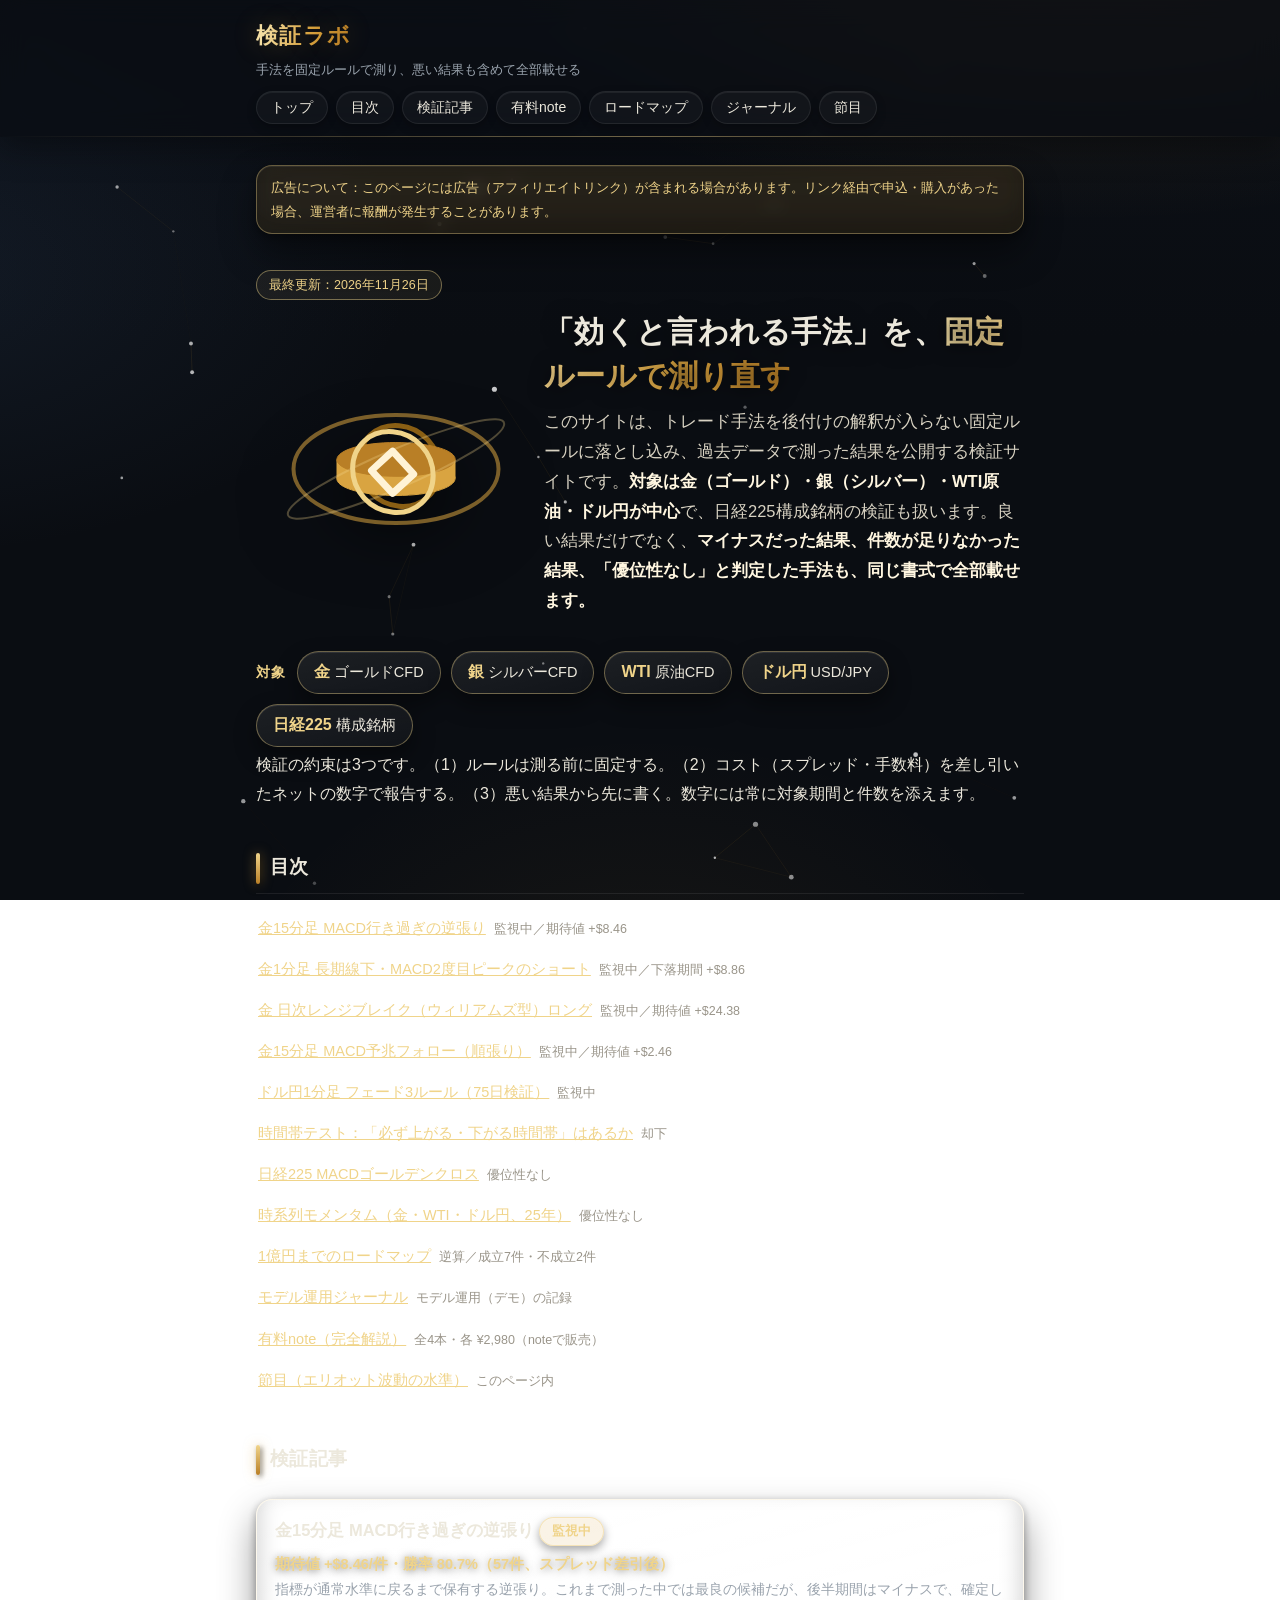
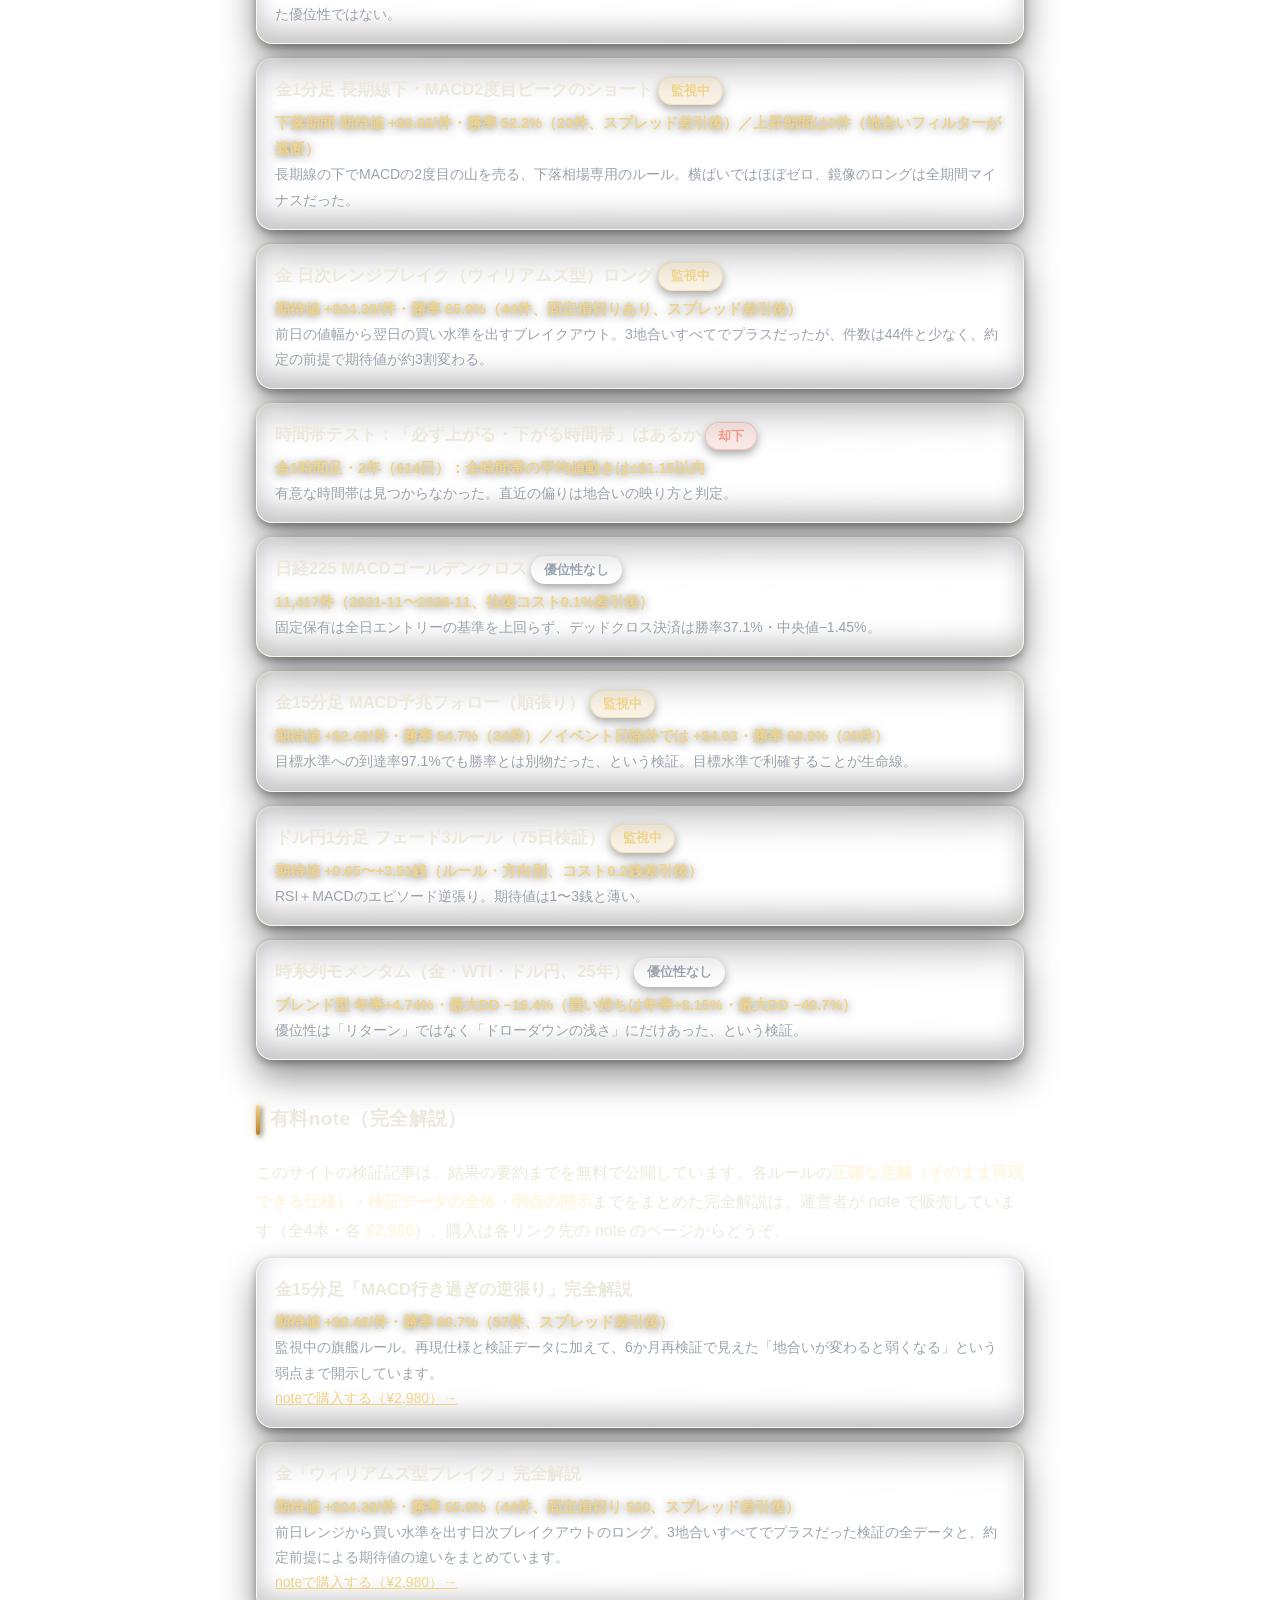
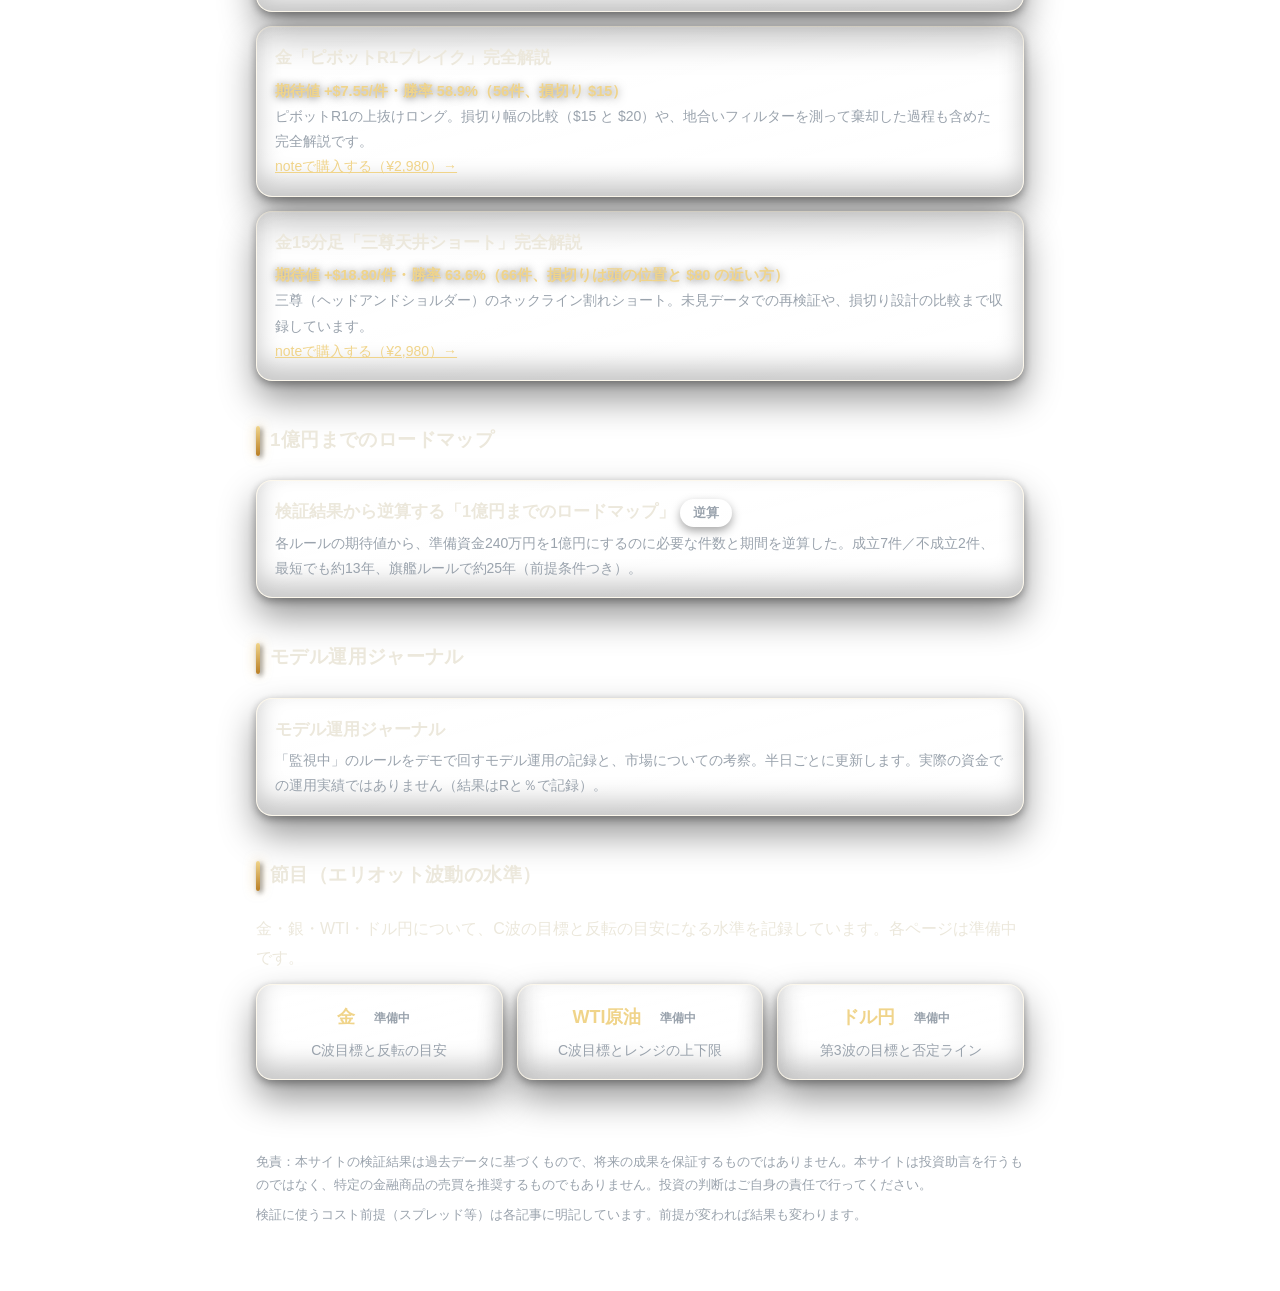
<file: index.html>
<!DOCTYPE html>
<html lang="ja">
<head>
<meta charset="utf-8">
<meta name="viewport" content="width=device-width, initial-scale=1">
<title>検証ラボ | 手法を固定ルールで測る検証サイト</title>
<meta name="description" content="トレード手法を固定ルールでバックテストし、悪い結果も含めて全部載せる検証サイト。">
<link rel="stylesheet" href="style.css">
<style>
  .instrument-bar { display: flex; flex-wrap: wrap; gap: 10px; align-items: center; margin: 20px 0 4px; }
  .inst-label { font-weight: 800; letter-spacing: 0.1em; color: var(--gold-bright); font-size: 14px; }
  .inst-chip {
    padding: 6px 16px; border-radius: 999px; font-size: 14.5px; color: var(--ink);
    border: 1px solid rgba(240, 212, 138, 0.4);
    background: linear-gradient(165deg, rgba(255,255,255,0.08), rgba(255,255,255,0.03));
    box-shadow: 0 10px 22px rgba(0,0,0,0.4), inset 0 1px 0 rgba(255,255,255,0.09);
  }
  .inst-chip strong { color: var(--gold-bright); font-size: 16px; margin-right: 4px; }
</style>
</head>
<body>
<div id="tsparticles"></div>

<header class="site-header">
  <div class="wrap">
    <a class="site-name" href="index.html">検証ラボ</a>
    <p class="site-tagline">手法を固定ルールで測り、悪い結果も含めて全部載せる</p>
    <nav class="site-nav">
      <a href="index.html">トップ</a>
      <a href="#toc">目次</a>
      <a href="#articles">検証記事</a>
      <a href="#notes">有料note</a>
      <a href="roadmap.html">ロードマップ</a>
      <a href="journal.html">ジャーナル</a>
      <a href="#levels">節目</a>
    </nav>
  </div>
</header>

<div class="wrap">

  <p class="pr-note">広告について：このページには広告（アフィリエイトリンク）が含まれる場合があります。リンク経由で申込・購入があった場合、運営者に報酬が発生することがあります。</p>
  <p class="page-updated">最終更新：2026年11月26日</p>

  <section class="hero">
    <div class="hero-visual"><canvas id="zdog-hero" width="280" height="280"></canvas></div>
    <div class="hero-copy">
      <h1>「効くと言われる手法」を、<span class="hl">固定ルールで測り直す</span></h1>
      <p class="lead">このサイトは、トレード手法を後付けの解釈が入らない固定ルールに落とし込み、過去データで測った結果を公開する検証サイトです。<strong>対象は金（ゴールド）・銀（シルバー）・WTI原油・ドル円が中心</strong>で、日経225構成銘柄の検証も扱います。良い結果だけでなく、<strong>マイナスだった結果、件数が足りなかった結果、「優位性なし」と判定した手法も、同じ書式で全部載せます。</strong></p>
    </div>
  </section>

  <div class="instrument-bar" aria-label="対象の通貨・銘柄">
    <span class="inst-label">対象</span>
    <span class="inst-chip"><strong>金</strong>ゴールドCFD</span>
    <span class="inst-chip"><strong>銀</strong>シルバーCFD</span>
    <span class="inst-chip"><strong>WTI</strong>原油CFD</span>
    <span class="inst-chip"><strong>ドル円</strong>USD/JPY</span>
    <span class="inst-chip"><strong>日経225</strong>構成銘柄</span>
  </div>
  <p>検証の約束は3つです。（1）ルールは測る前に固定する。（2）コスト（スプレッド・手数料）を差し引いたネットの数字で報告する。（3）悪い結果から先に書く。数字には常に対象期間と件数を添えます。</p>

  <h2 id="toc">目次</h2>
  <ul class="toc-list">
    <li><a href="macd-fade.html">金15分足 MACD行き過ぎの逆張り</a><span class="toc-note">監視中／期待値 +$8.46</span></li>
    <li><a href="sma200-second.html">金1分足 長期線下・MACD2度目ピークのショート</a><span class="toc-note">監視中／下落期間 +$8.86</span></li>
    <li><a href="williams-breakout.html">金 日次レンジブレイク（ウィリアムズ型）ロング</a><span class="toc-note">監視中／期待値 +$24.38</span></li>
    <li><a href="macd-precursor.html">金15分足 MACD予兆フォロー（順張り）</a><span class="toc-note">監視中／期待値 +$2.46</span></li>
    <li><a href="usdjpy-1m.html">ドル円1分足 フェード3ルール（75日検証）</a><span class="toc-note">監視中</span></li>
    <li><a href="time-of-day.html">時間帯テスト：「必ず上がる・下がる時間帯」はあるか</a><span class="toc-note">却下</span></li>
    <li><a href="nikkei-macd-gc.html">日経225 MACDゴールデンクロス</a><span class="toc-note">優位性なし</span></li>
    <li><a href="tsmom.html">時系列モメンタム（金・WTI・ドル円、25年）</a><span class="toc-note">優位性なし</span></li>
    <li><a href="roadmap.html">1億円までのロードマップ</a><span class="toc-note">逆算／成立7件・不成立2件</span></li>
    <li><a href="journal.html">モデル運用ジャーナル</a><span class="toc-note">モデル運用（デモ）の記録</span></li>
    <li><a href="#notes">有料note（完全解説）</a><span class="toc-note">全4本・各 ¥2,980（noteで販売）</span></li>
    <li><a href="#levels">節目（エリオット波動の水準）</a><span class="toc-note">このページ内</span></li>
  </ul>

  <h2 id="articles">検証記事</h2>
  <ul class="card-list">
    <li class="card">
      <h3><a href="macd-fade.html">金15分足 MACD行き過ぎの逆張り</a> <span class="verdict verdict-watch">監視中</span></h3>
      <p class="result-line">期待値 +$8.46/件・勝率 80.7%（57件、スプレッド差引後）</p>
      <p>指標が通常水準に戻るまで保有する逆張り。これまで測った中では最良の候補だが、後半期間はマイナスで、確定した優位性ではない。</p>
    </li>
    <li class="card">
      <h3><a href="sma200-second.html">金1分足 長期線下・MACD2度目ピークのショート</a> <span class="verdict verdict-watch">監視中</span></h3>
      <p class="result-line">下落期間 期待値 +$8.86/件・勝率 52.2%（23件、スプレッド差引後）／上昇期間は0件（地合いフィルターが遮断）</p>
      <p>長期線の下でMACDの2度目の山を売る、下落相場専用のルール。横ばいではほぼゼロ、鏡像のロングは全期間マイナスだった。</p>
    </li>
    <li class="card">
      <h3><a href="williams-breakout.html">金 日次レンジブレイク（ウィリアムズ型）ロング</a> <span class="verdict verdict-watch">監視中</span></h3>
      <p class="result-line">期待値 +$24.38/件・勝率 65.9%（44件、固定損切りあり、スプレッド差引後）</p>
      <p>前日の値幅から翌日の買い水準を出すブレイクアウト。3地合いすべてでプラスだったが、件数は44件と少なく、約定の前提で期待値が約3割変わる。</p>
    </li>
    <li class="card">
      <h3><a href="time-of-day.html">時間帯テスト：「必ず上がる・下がる時間帯」はあるか</a> <span class="verdict verdict-reject">却下</span></h3>
      <p class="result-line">金1時間足・2年（614日）：全時間帯の平均値動きは±$1.15以内</p>
      <p>有意な時間帯は見つからなかった。直近の偏りは地合いの映り方と判定。</p>
    </li>
    <li class="card">
      <h3><a href="nikkei-macd-gc.html">日経225 MACDゴールデンクロス</a> <span class="verdict verdict-none">優位性なし</span></h3>
      <p class="result-line">11,417件（2021-11〜2026-11、往復コスト0.1%差引後）</p>
      <p>固定保有は全日エントリーの基準を上回らず、デッドクロス決済は勝率37.1%・中央値−1.45%。</p>
    </li>
    <li class="card">
      <h3><a href="macd-precursor.html">金15分足 MACD予兆フォロー（順張り）</a> <span class="verdict verdict-watch">監視中</span></h3>
      <p class="result-line">期待値 +$2.46/件・勝率 64.7%（34件）／イベント日除外では +$4.03・勝率 69.0%（29件）</p>
      <p>目標水準への到達率97.1%でも勝率とは別物だった、という検証。目標水準で利確することが生命線。</p>
    </li>
    <li class="card">
      <h3><a href="usdjpy-1m.html">ドル円1分足 フェード3ルール（75日検証）</a> <span class="verdict verdict-watch">監視中</span></h3>
      <p class="result-line">期待値 +0.65〜+3.51銭（ルール・方向別、コスト0.2銭差引後）</p>
      <p>RSI＋MACDのエピソード逆張り。期待値は1〜3銭と薄い。</p>
    </li>
    <li class="card">
      <h3><a href="tsmom.html">時系列モメンタム（金・WTI・ドル円、25年）</a> <span class="verdict verdict-none">優位性なし</span></h3>
      <p class="result-line">ブレンド型 年率+4.74%・最大DD −16.4%（買い持ちは年率+8.15%・最大DD −40.7%）</p>
      <p>優位性は「リターン」ではなく「ドローダウンの浅さ」にだけあった、という検証。</p>
    </li>
  </ul>

  <h2 id="notes">有料note（完全解説）</h2>
  <p>このサイトの検証記事は、結果の要約までを無料で公開しています。各ルールの<strong>正確な定義（そのまま再現できる仕様）・検証データの全体・弱点の開示</strong>までをまとめた完全解説は、運営者が note で販売しています（全4本・各 <strong>¥2,980</strong>）。購入は各リンク先の note のページからどうぞ。</p>
  <ul class="card-list">
    <li class="card">
      <h3><a href="https://note.com/kasegogo/n/n9e19c515b3a3" target="_blank" rel="noopener">金15分足「MACD行き過ぎの逆張り」完全解説</a></h3>
      <p class="result-line">期待値 +$8.46/件・勝率 80.7%（57件、スプレッド差引後）</p>
      <p>監視中の旗艦ルール。再現仕様と検証データに加えて、6か月再検証で見えた「地合いが変わると弱くなる」という弱点まで開示しています。</p>
      <p><a href="https://note.com/kasegogo/n/n9e19c515b3a3" target="_blank" rel="noopener">noteで購入する（¥2,980）→</a></p>
    </li>
    <li class="card">
      <h3><a href="https://note.com/kasegogo/n/ncb8200fe8226" target="_blank" rel="noopener">金「ウィリアムズ型ブレイク」完全解説</a></h3>
      <p class="result-line">期待値 +$24.38/件・勝率 65.9%（44件、固定損切り $20、スプレッド差引後）</p>
      <p>前日レンジから買い水準を出す日次ブレイクアウトのロング。3地合いすべてでプラスだった検証の全データと、約定前提による期待値の違いをまとめています。</p>
      <p><a href="https://note.com/kasegogo/n/ncb8200fe8226" target="_blank" rel="noopener">noteで購入する（¥2,980）→</a></p>
    </li>
    <li class="card">
      <h3><a href="https://note.com/kasegogo/n/n189353d60e9a" target="_blank" rel="noopener">金「ピボットR1ブレイク」完全解説</a></h3>
      <p class="result-line">期待値 +$7.55/件・勝率 58.9%（56件、損切り $15）</p>
      <p>ピボットR1の上抜けロング。損切り幅の比較（$15 と $20）や、地合いフィルターを測って棄却した過程も含めた完全解説です。</p>
      <p><a href="https://note.com/kasegogo/n/n189353d60e9a" target="_blank" rel="noopener">noteで購入する（¥2,980）→</a></p>
    </li>
    <li class="card">
      <h3><a href="https://note.com/kasegogo/n/n80e9e3d56158" target="_blank" rel="noopener">金15分足「三尊天井ショート」完全解説</a></h3>
      <p class="result-line">期待値 +$18.80/件・勝率 63.6%（66件、損切りは頭の位置と $80 の近い方）</p>
      <p>三尊（ヘッドアンドショルダー）のネックライン割れショート。未見データでの再検証や、損切り設計の比較まで収録しています。</p>
      <p><a href="https://note.com/kasegogo/n/n80e9e3d56158" target="_blank" rel="noopener">noteで購入する（¥2,980）→</a></p>
    </li>
  </ul>

  <h2 id="roadmap">1億円までのロードマップ</h2>
  <ul class="card-list">
    <li class="card">
      <h3><a href="roadmap.html">検証結果から逆算する「1億円までのロードマップ」</a> <span class="verdict verdict-none">逆算</span></h3>
      <p>各ルールの期待値から、準備資金240万円を1億円にするのに必要な件数と期間を逆算した。成立7件／不成立2件、最短でも約13年、旗艦ルールで約25年（前提条件つき）。</p>
    </li>
  </ul>

  <h2 id="journal">モデル運用ジャーナル</h2>
  <ul class="card-list">
    <li class="card">
      <h3><a href="journal.html">モデル運用ジャーナル</a></h3>
      <p>「監視中」のルールをデモで回すモデル運用の記録と、市場についての考察。半日ごとに更新します。実際の資金での運用実績ではありません（結果はRと％で記録）。</p>
    </li>
  </ul>

  <h2 id="levels">節目（エリオット波動の水準）</h2>
  <p>金・銀・WTI・ドル円について、C波の目標と反転の目安になる水準を記録しています。各ページは準備中です。</p>
  <div class="level-grid">
    <div class="card">
      <h3>金<span class="soon">準備中</span></h3>
      <p>C波目標と反転の目安</p>
    </div>
    <div class="card">
      <h3>WTI原油<span class="soon">準備中</span></h3>
      <p>C波目標とレンジの上下限</p>
    </div>
    <div class="card">
      <h3>ドル円<span class="soon">準備中</span></h3>
      <p>第3波の目標と否定ライン</p>
    </div>
  </div>

  <!-- AFFILIATE: book-link (未設定: 検証で言及した書籍のリンク枠) -->

  <footer class="site-footer">
    <p>免責：本サイトの検証結果は過去データに基づくもので、将来の成果を保証するものではありません。本サイトは投資助言を行うものではなく、特定の金融商品の売買を推奨するものでもありません。投資の判断はご自身の責任で行ってください。</p>
    <p>検証に使うコスト前提（スプレッド等）は各記事に明記しています。前提が変われば結果も変わります。</p>
  </footer>

</div>
<script src="particles.bundle.js"></script>
<script src="zdog.min.js"></script>
<script src="fx.js"></script>
</body>
</html>
</file>
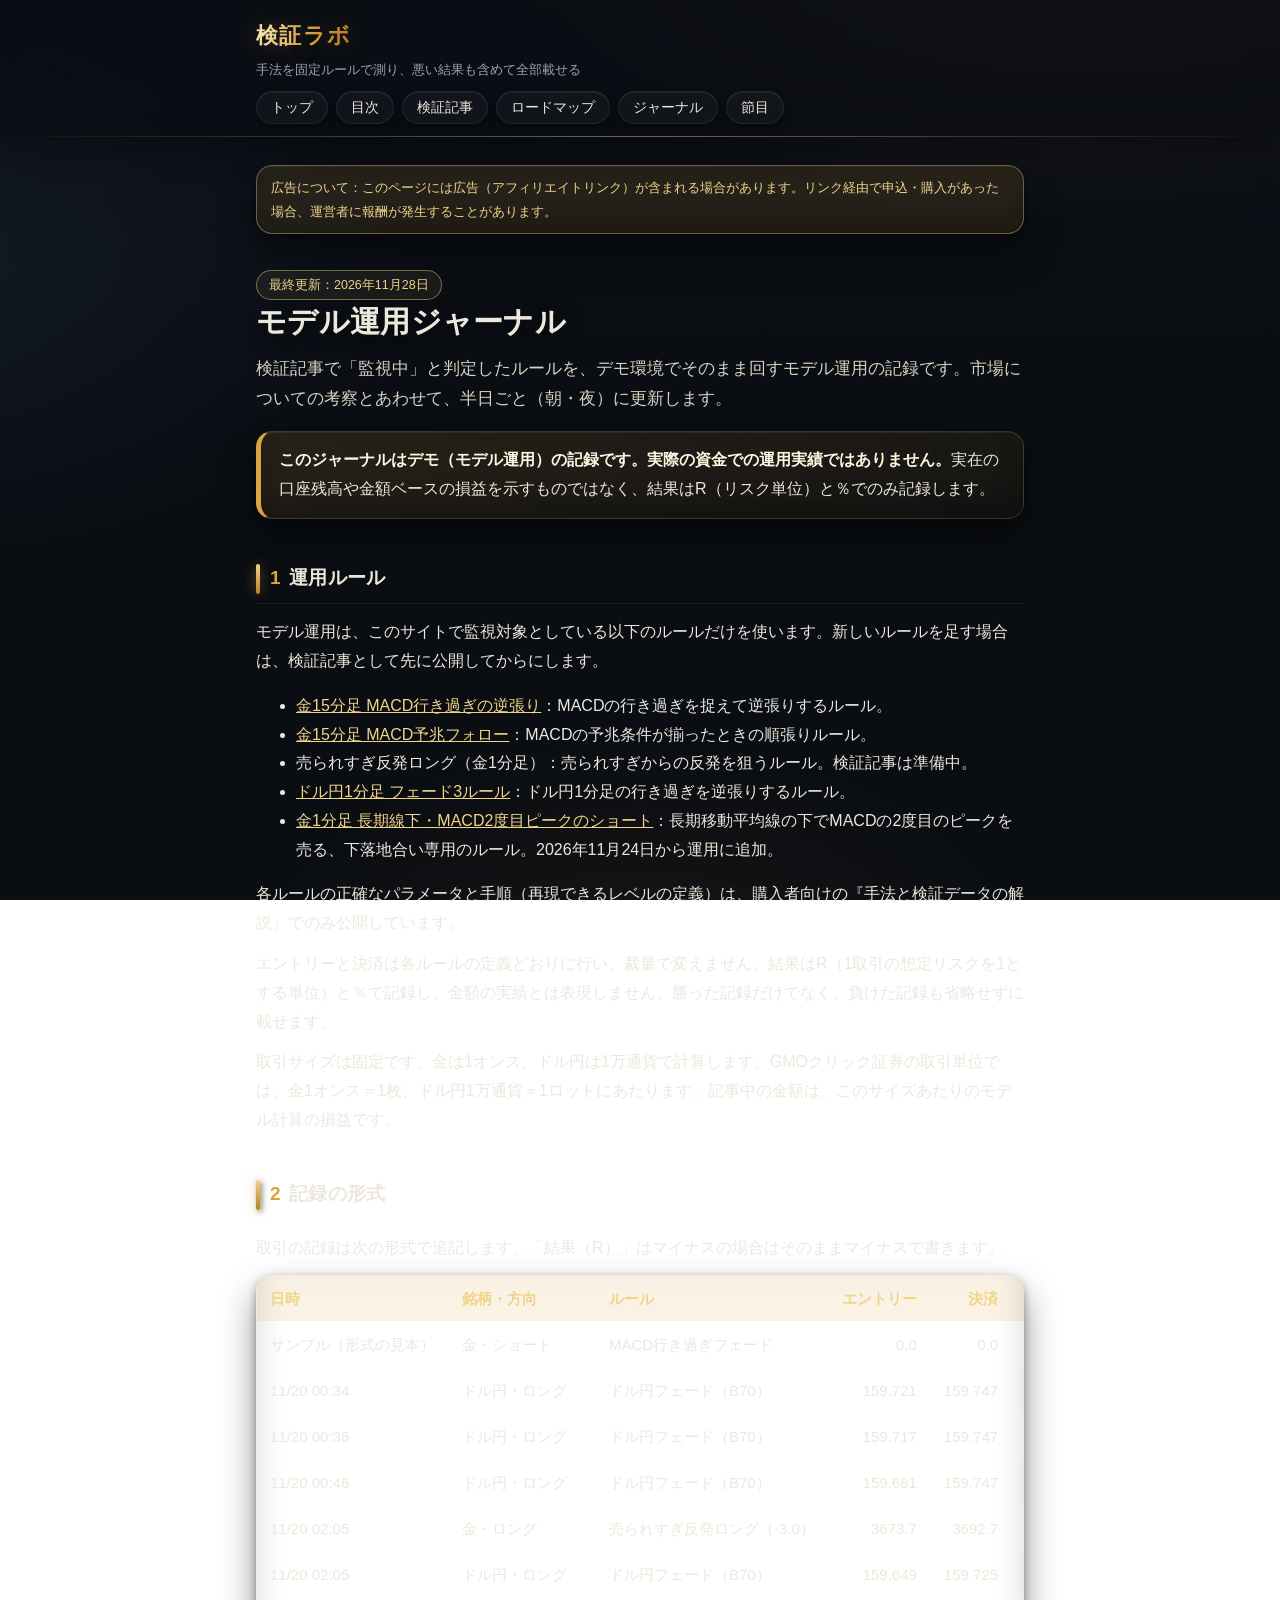
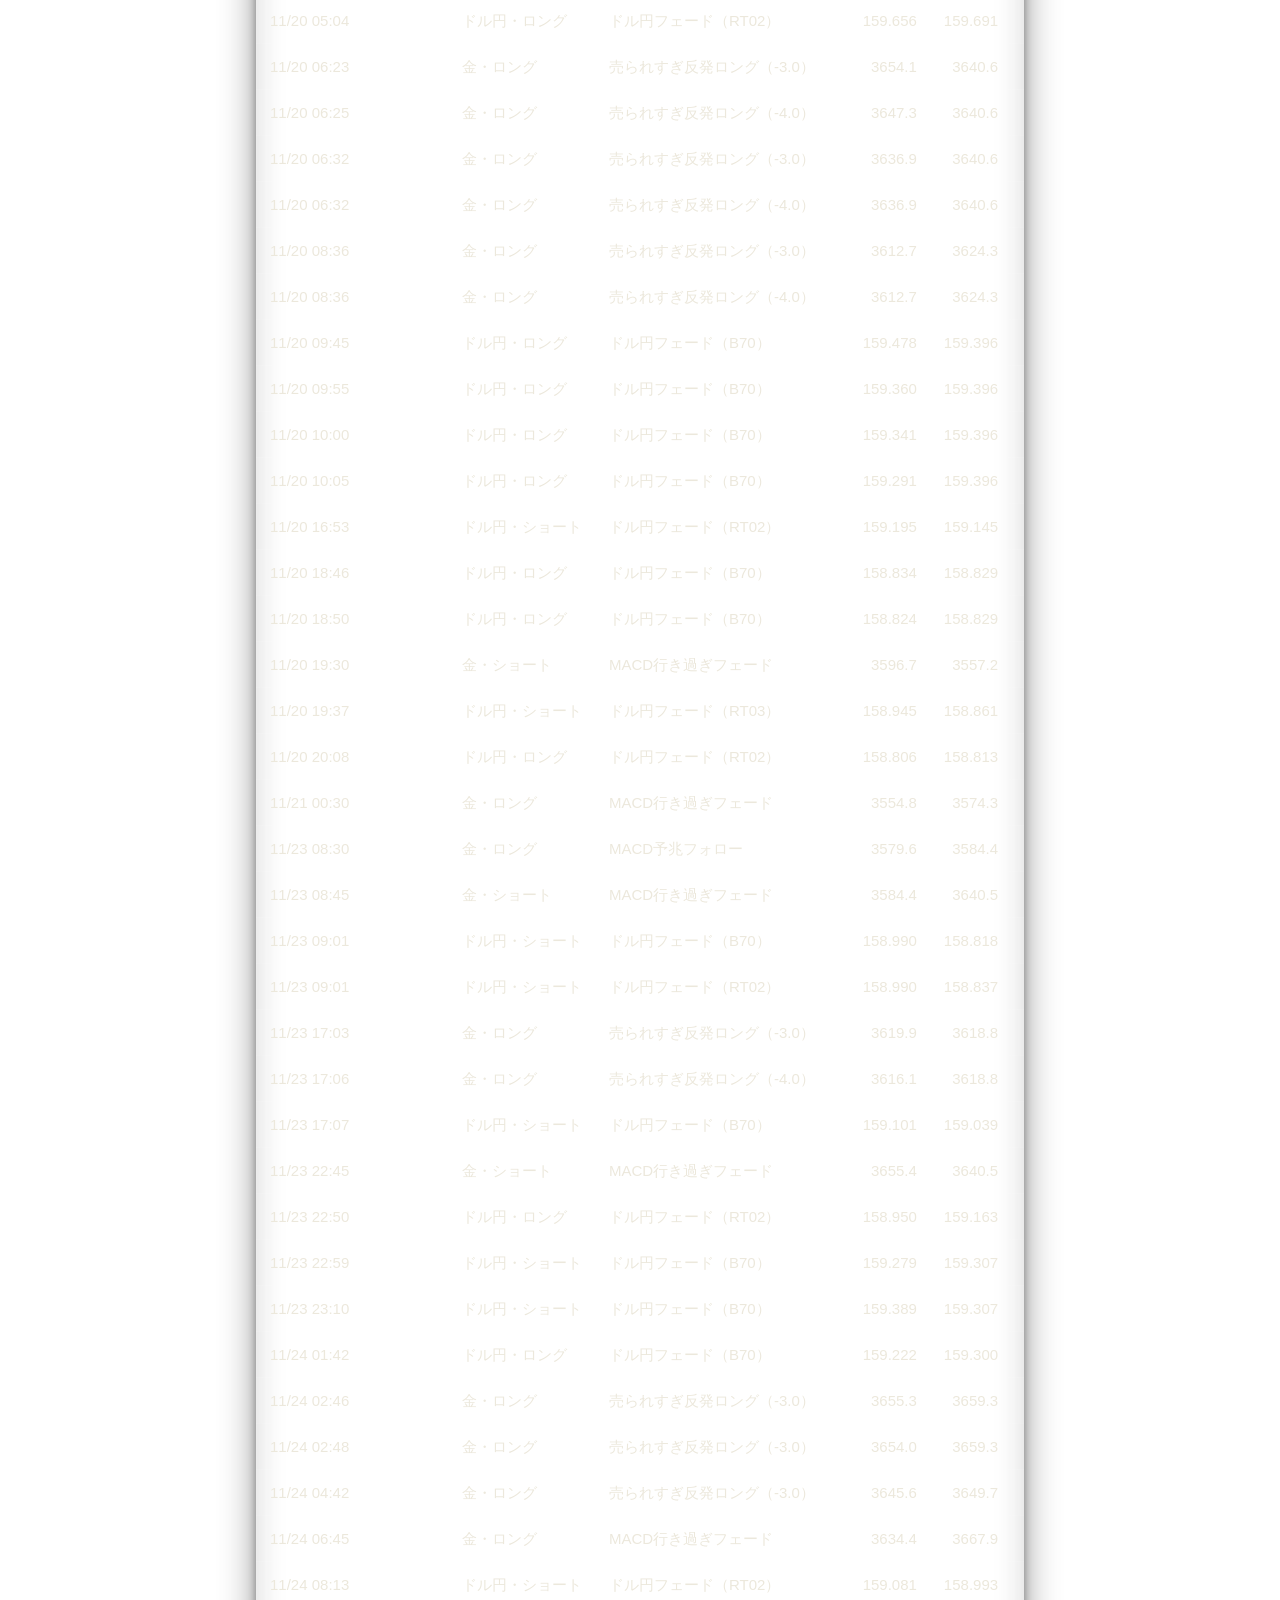
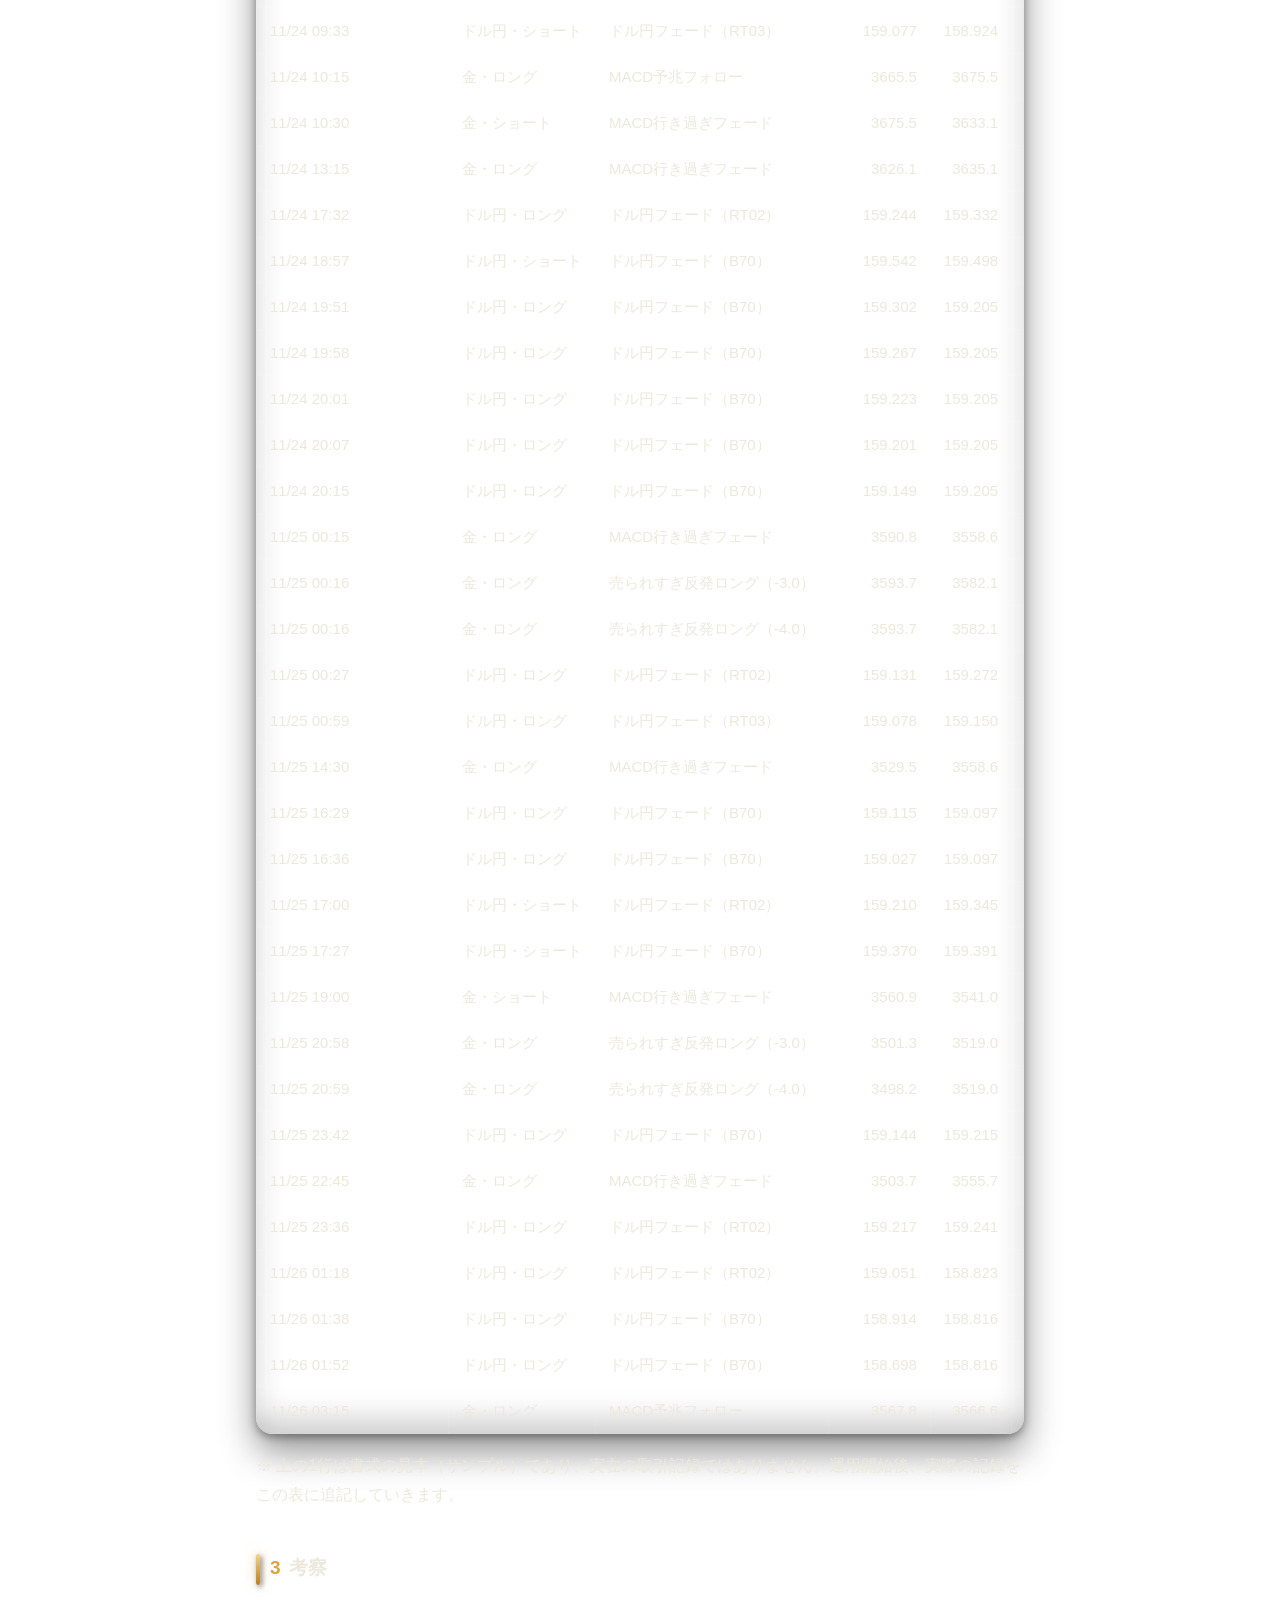
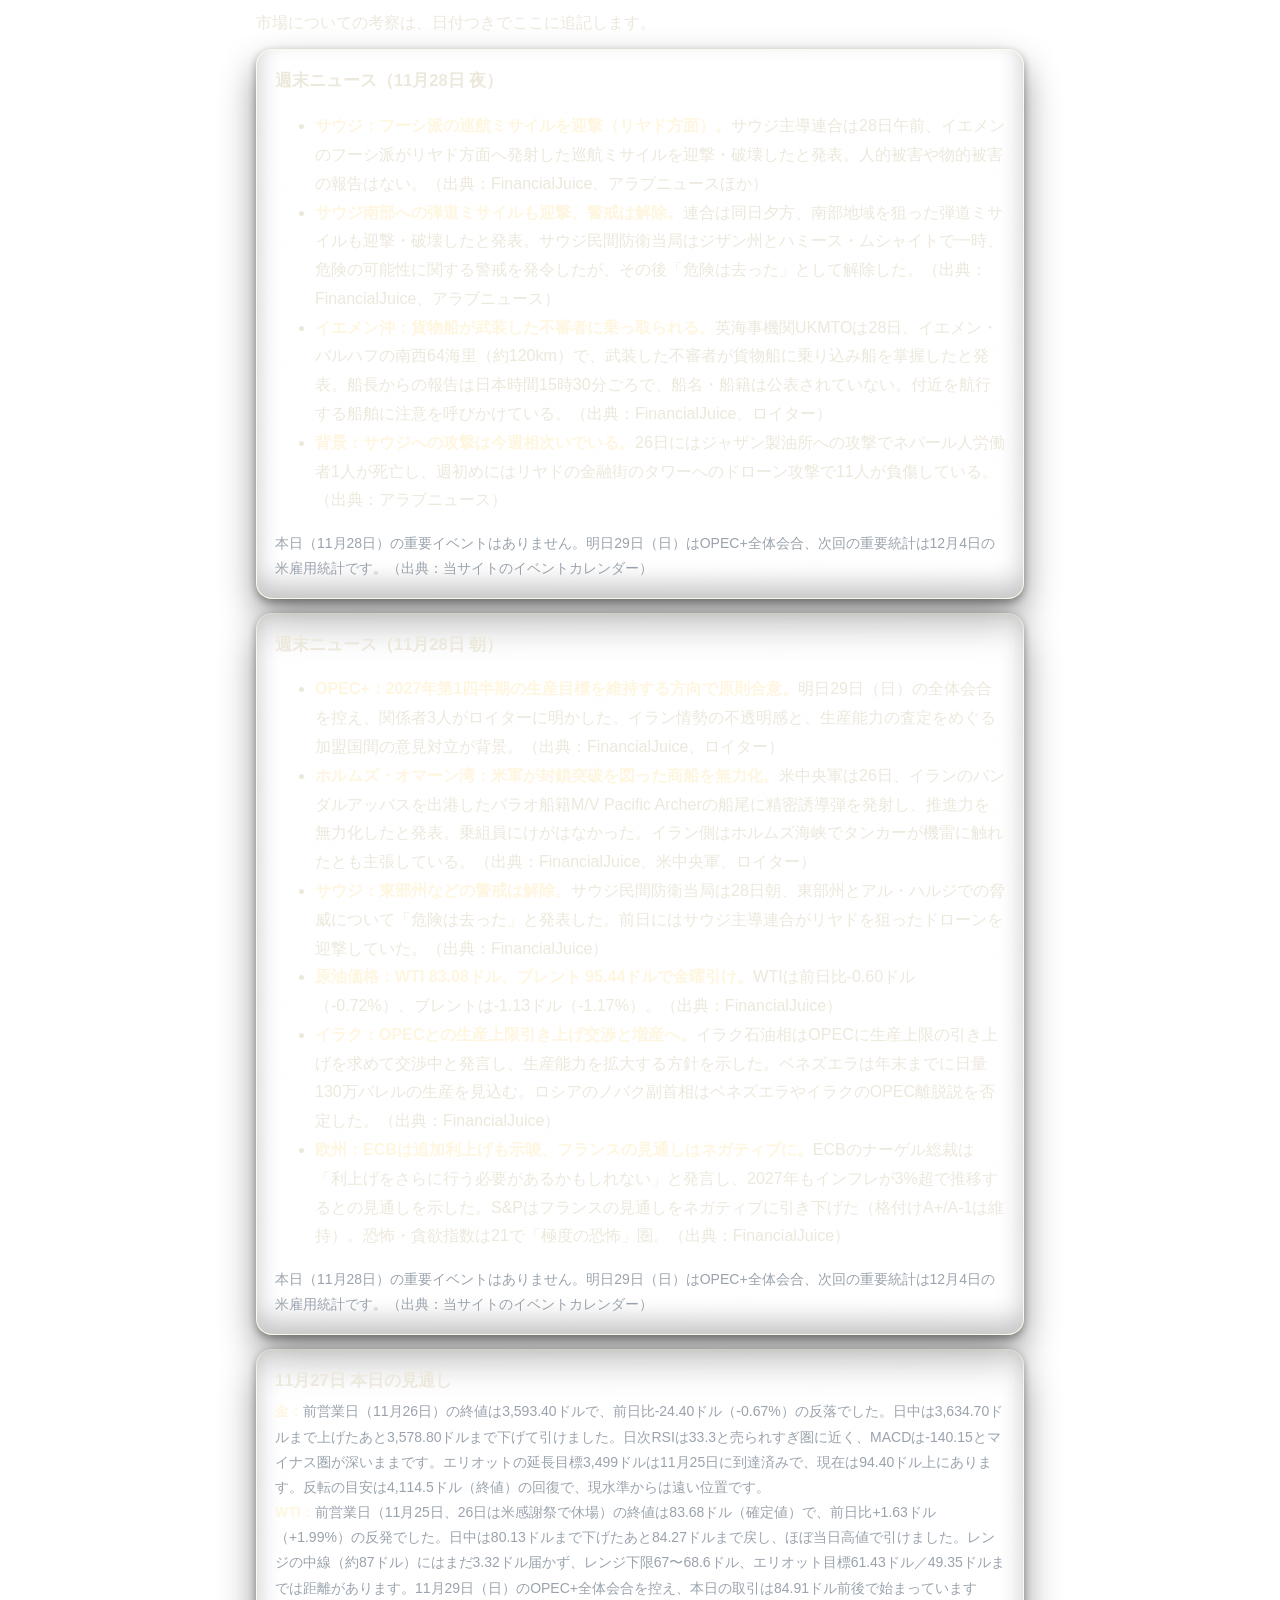
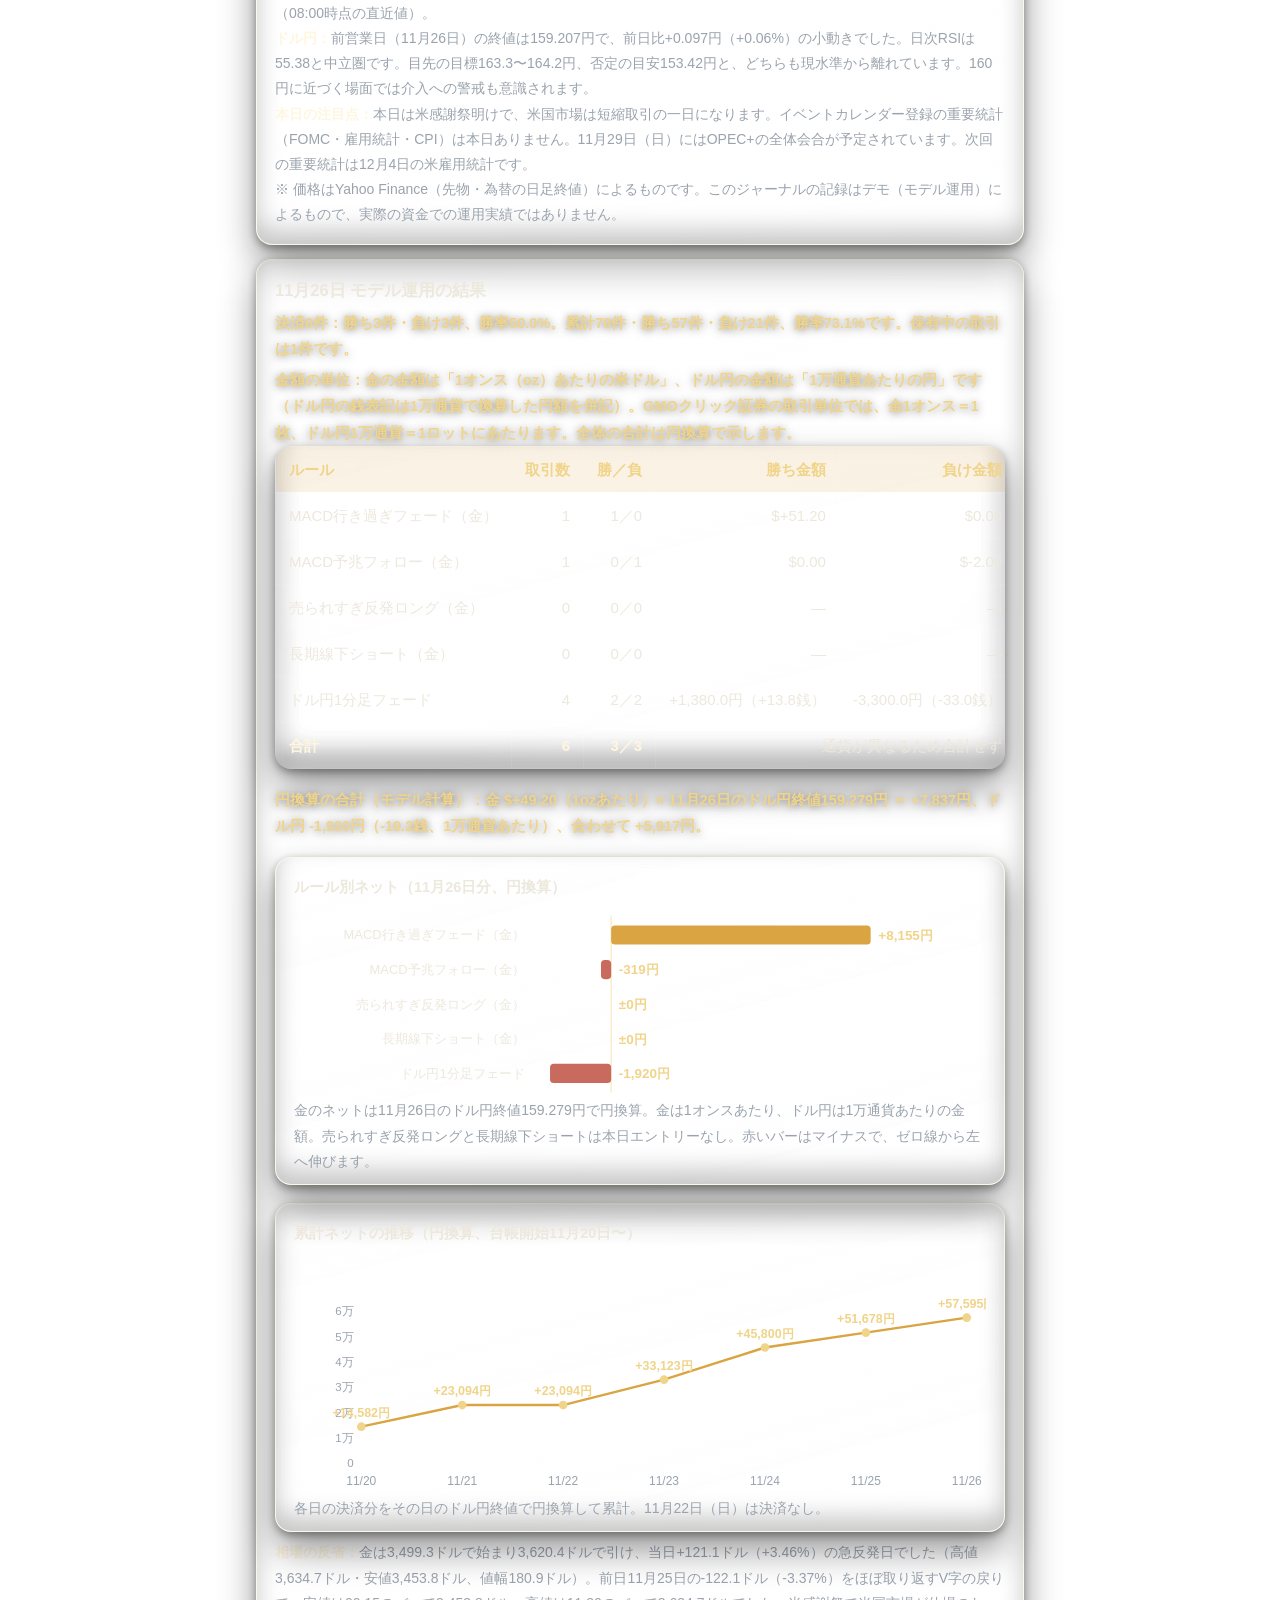
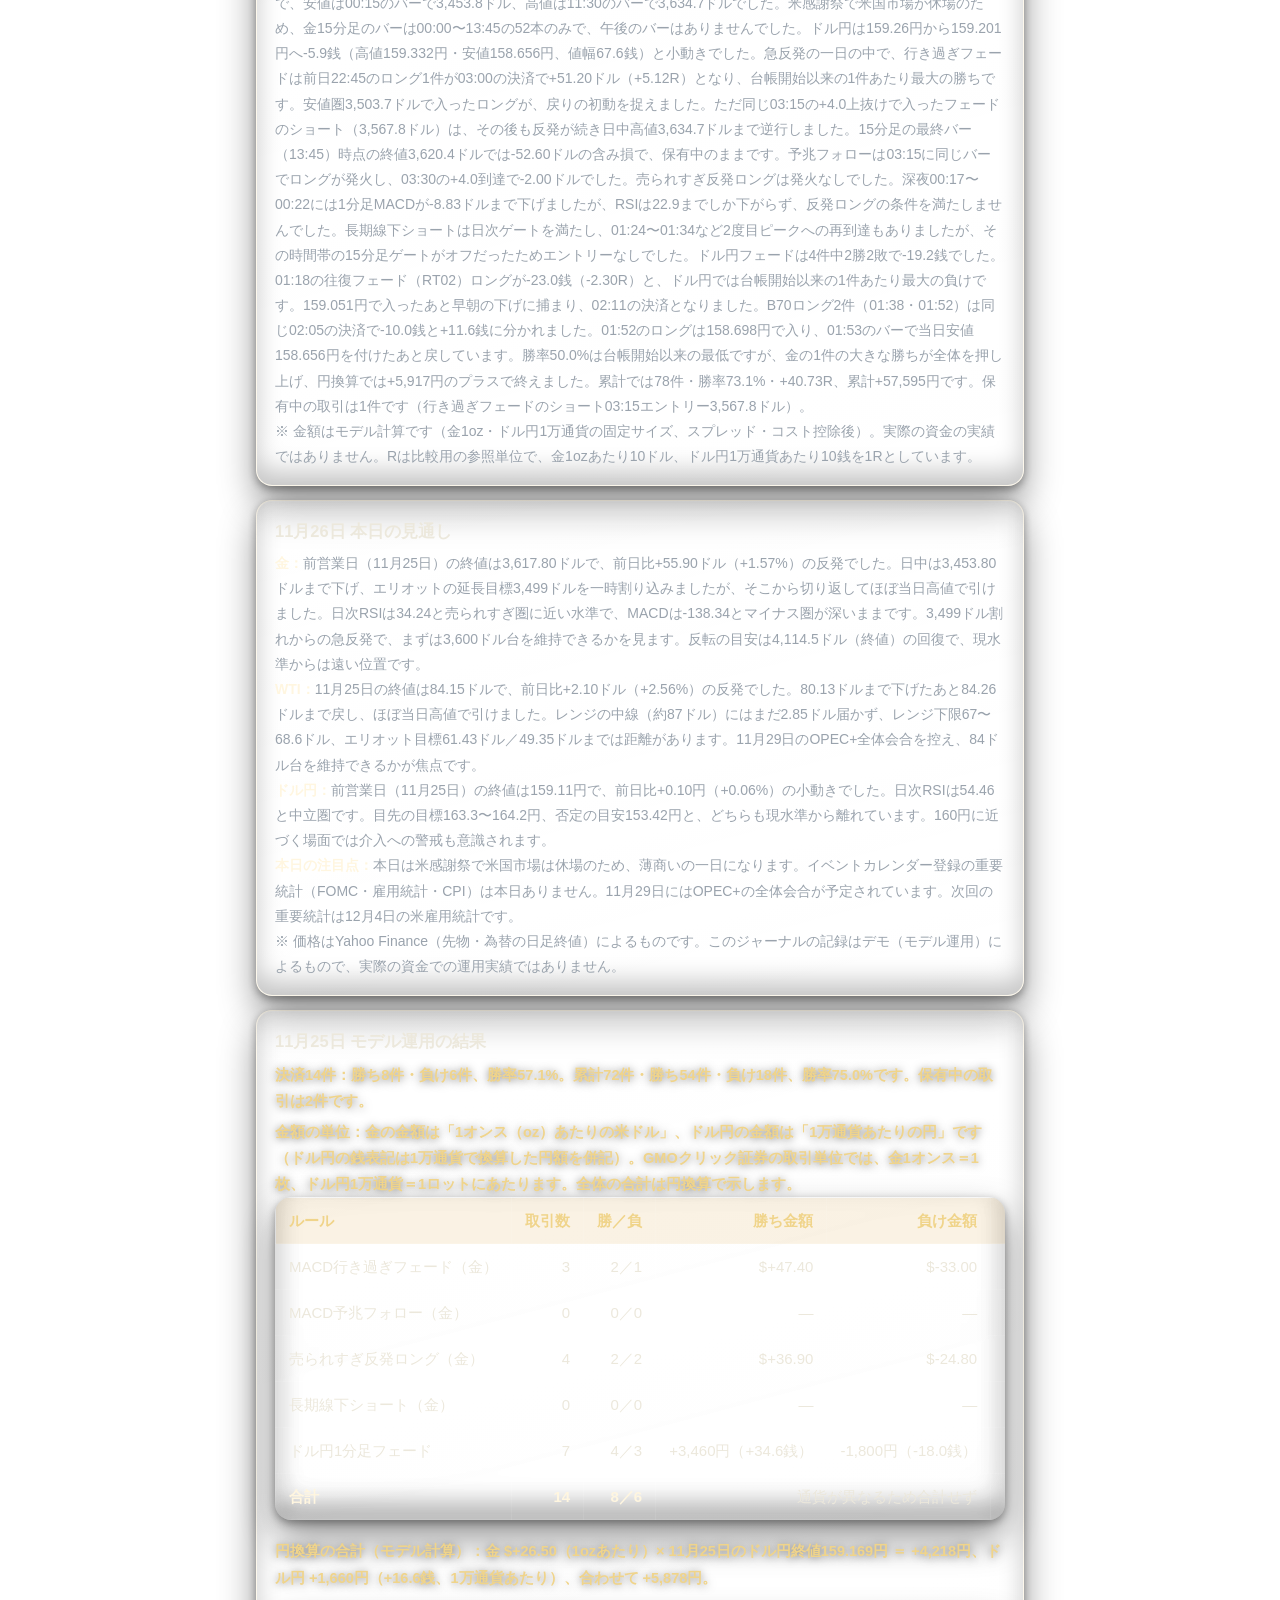
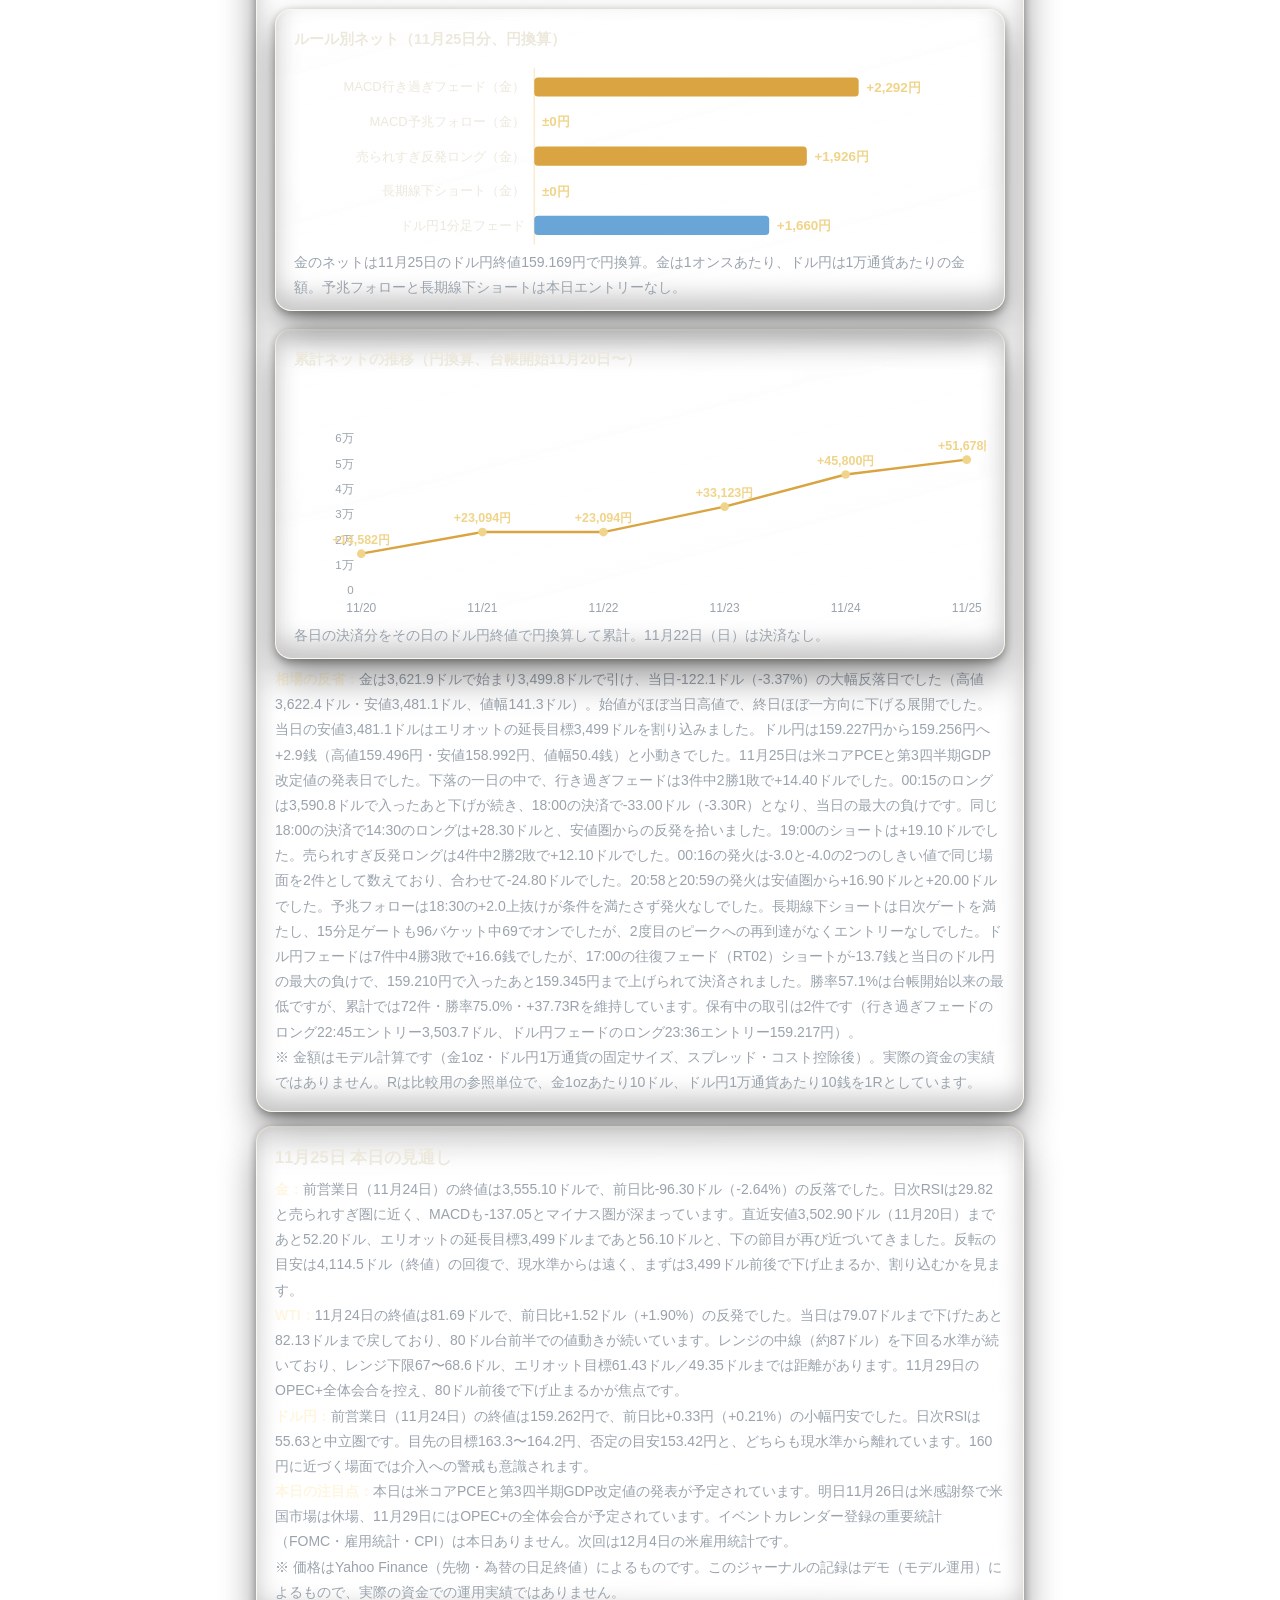
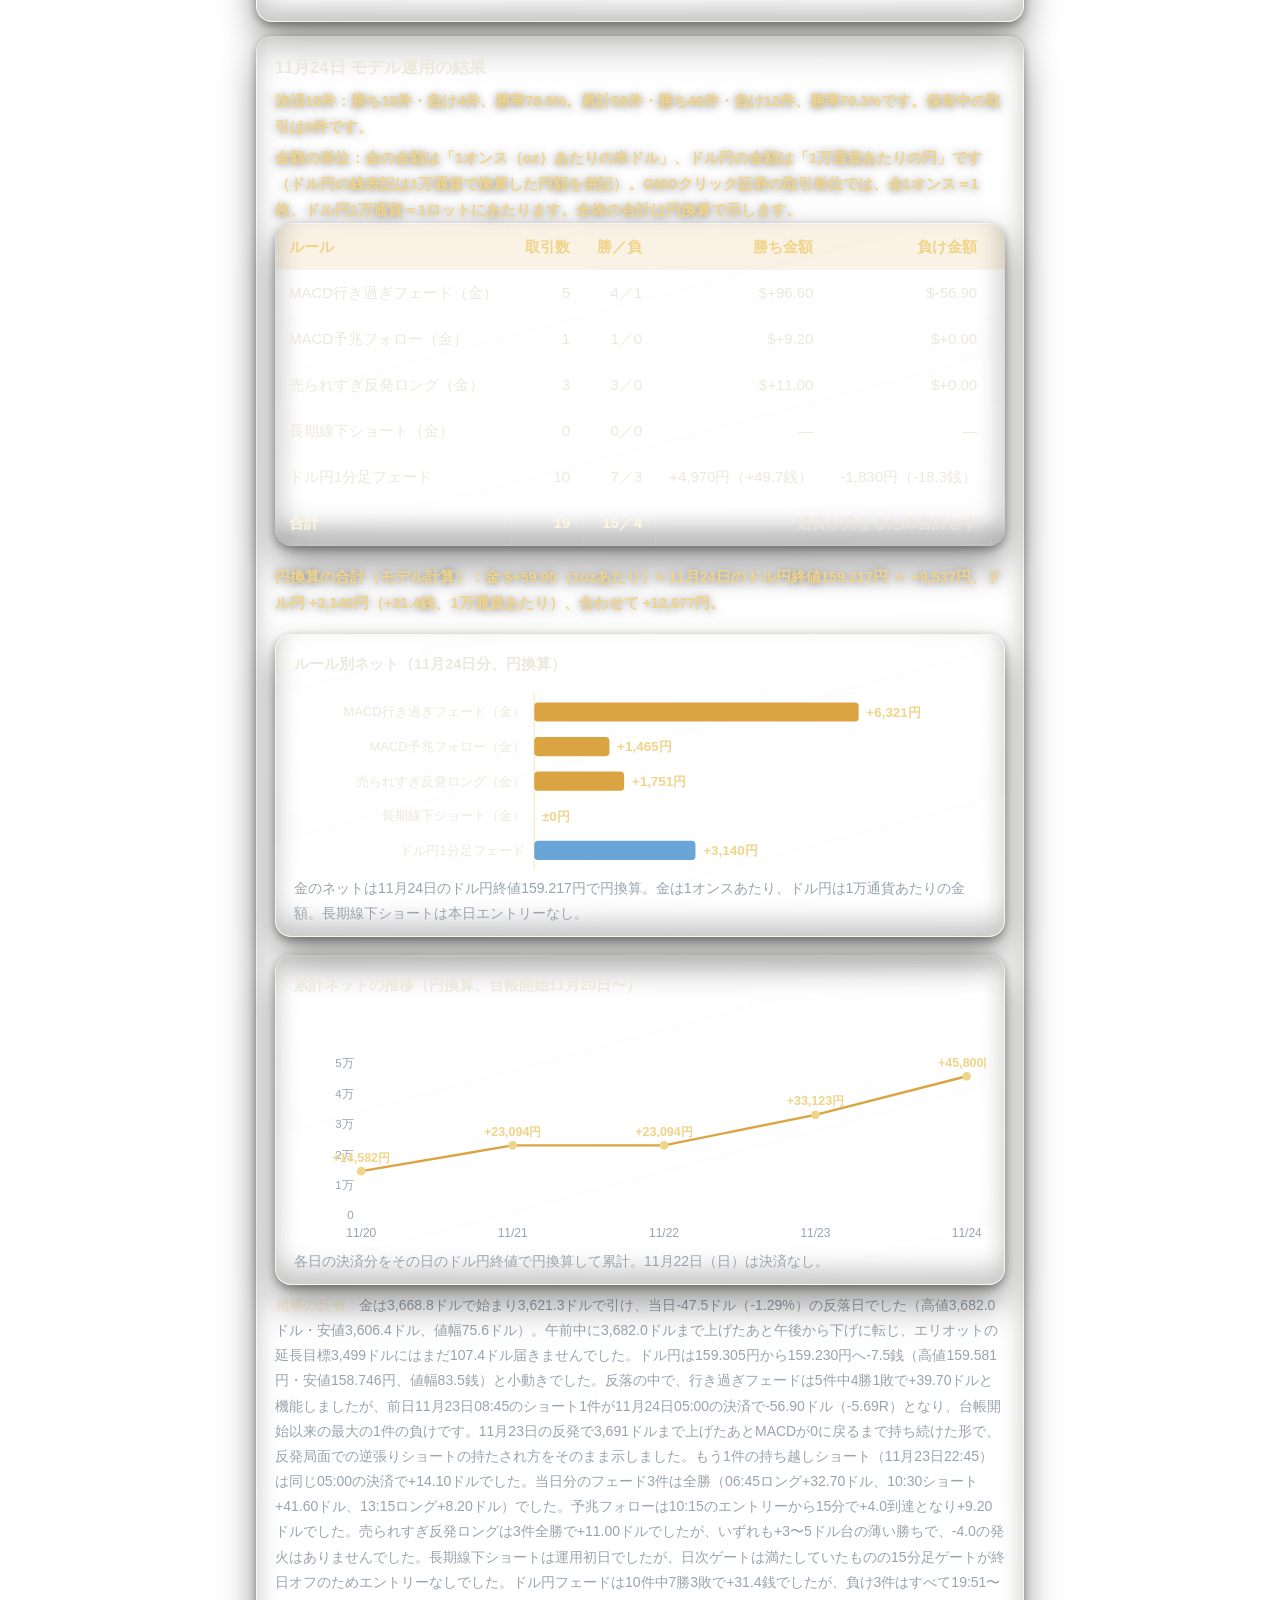
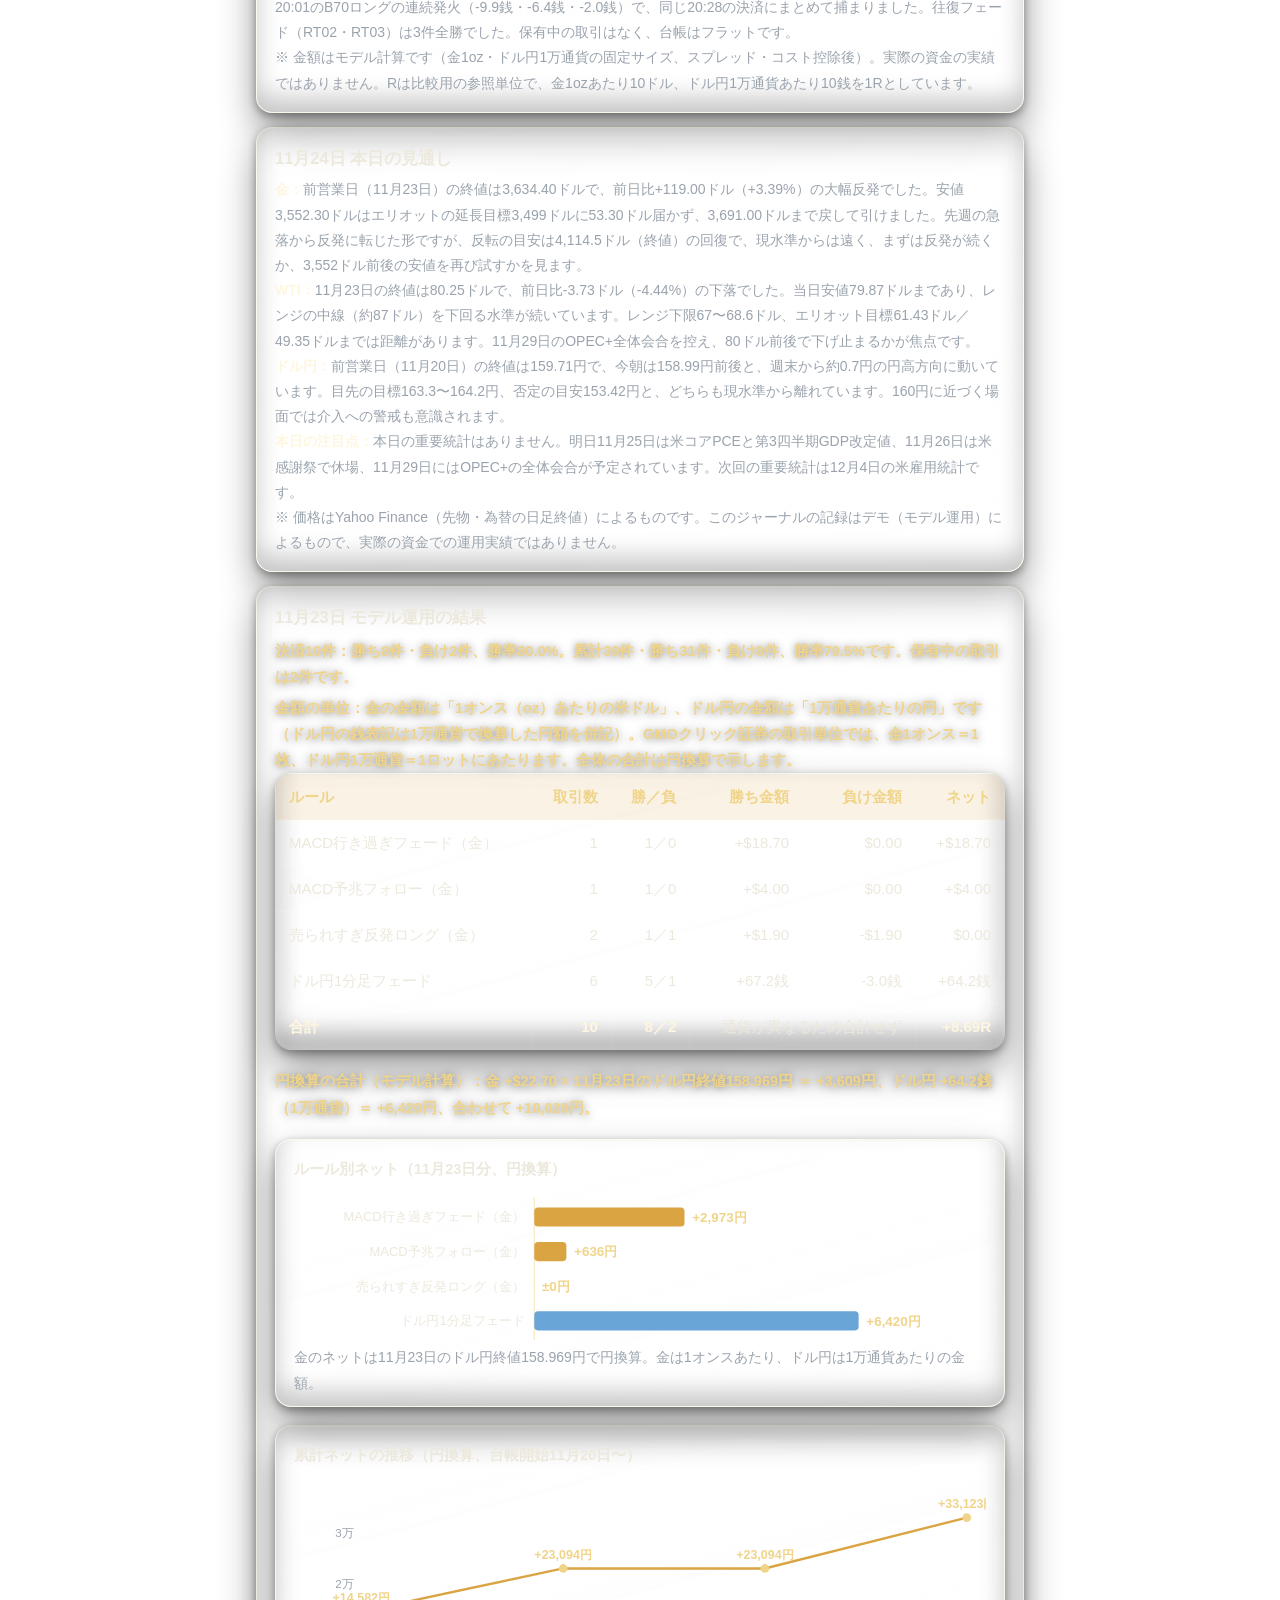
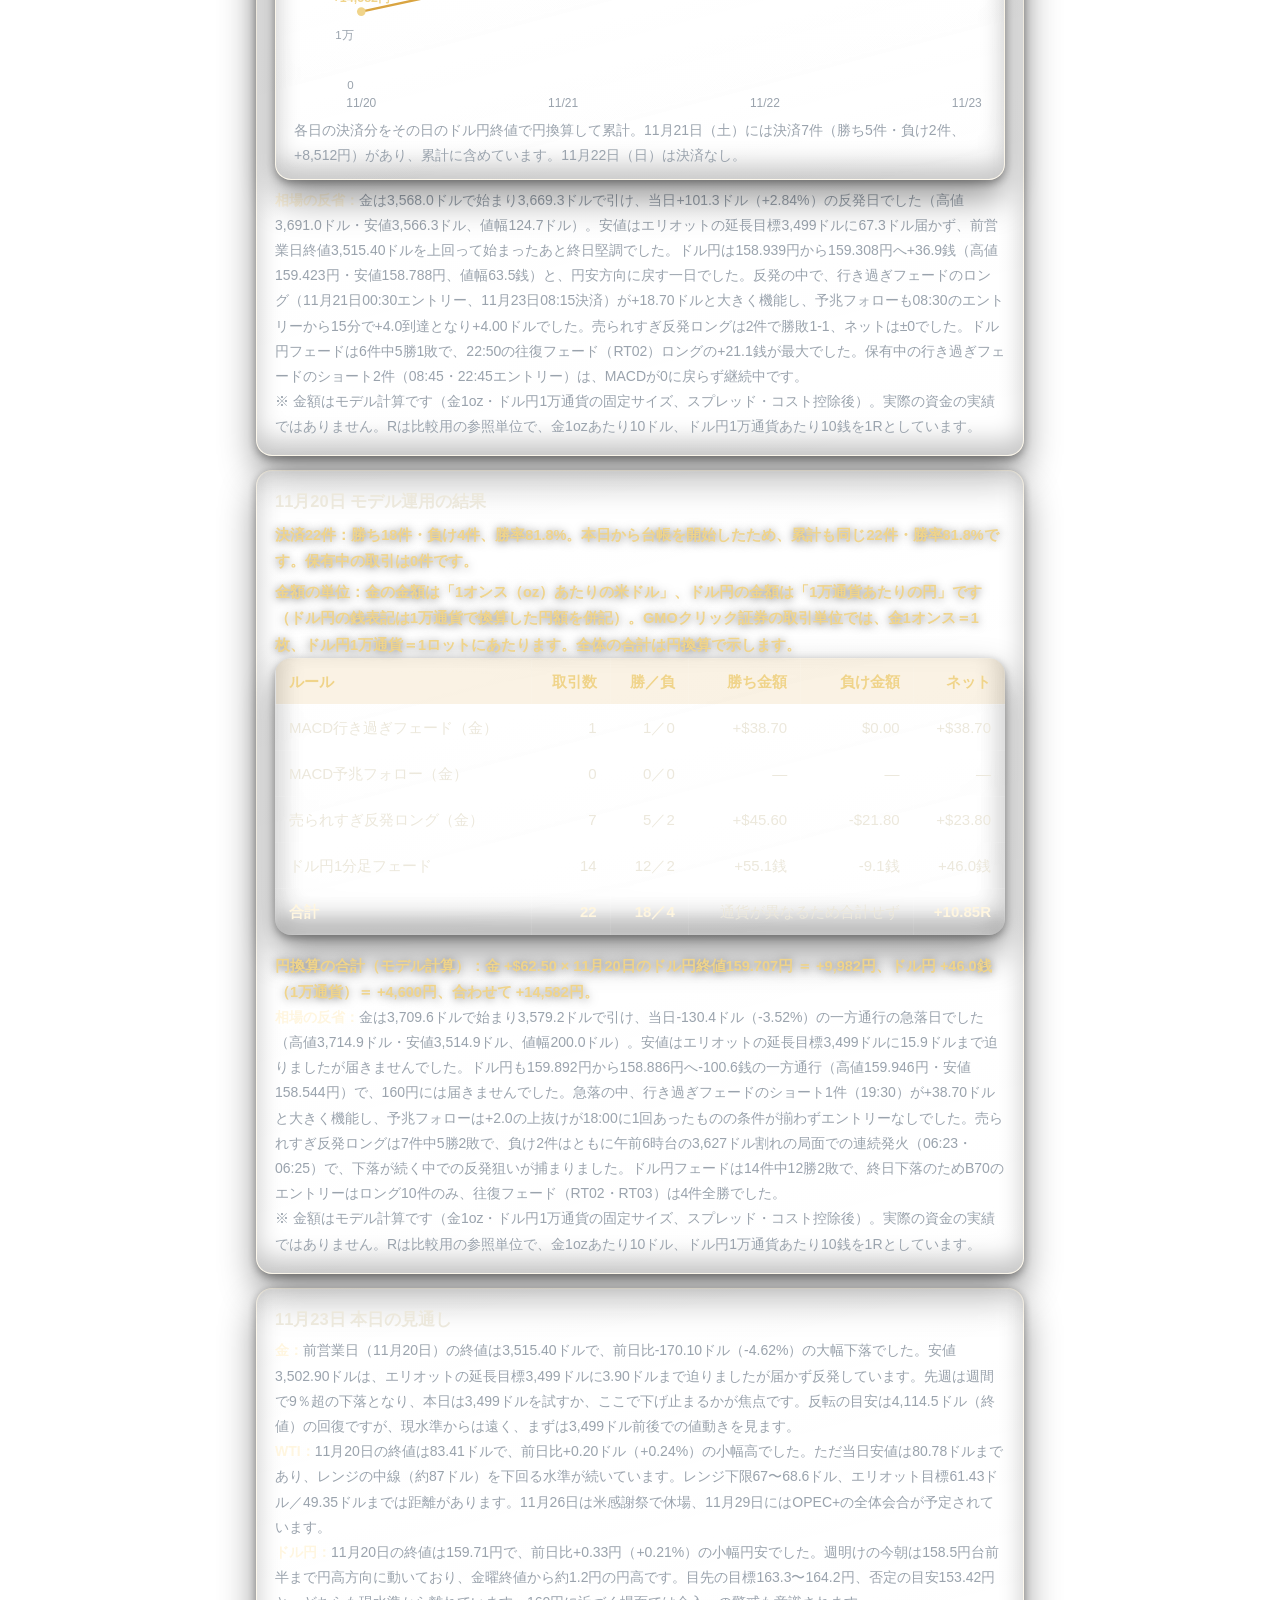
<file: journal.html>
<!DOCTYPE html>
<html lang="ja">
<head>
<meta charset="utf-8">
<meta name="viewport" content="width=device-width, initial-scale=1">
<title>モデル運用ジャーナル | 検証ラボ</title>
<meta name="description" content="検証ラボの「監視中」ルールをデモで回すモデル運用の記録と市場考察。半日ごとに更新。実際の資金での運用実績ではありません。">
<link rel="stylesheet" href="style.css">
</head>
<body>

<header class="site-header">
  <div class="wrap">
    <a class="site-name" href="index.html">検証ラボ</a>
    <p class="site-tagline">手法を固定ルールで測り、悪い結果も含めて全部載せる</p>
    <nav class="site-nav">
      <a href="index.html">トップ</a>
      <a href="index.html#toc">目次</a>
      <a href="index.html#articles">検証記事</a>
      <a href="roadmap.html">ロードマップ</a>
      <a href="journal.html">ジャーナル</a>
      <a href="index.html#levels">節目</a>
    </nav>
  </div>
</header>

<div class="wrap">

  <p class="pr-note">広告について：このページには広告（アフィリエイトリンク）が含まれる場合があります。リンク経由で申込・購入があった場合、運営者に報酬が発生することがあります。</p>
  <p class="page-updated">最終更新：2026年11月28日</p>

  <h1>モデル運用ジャーナル</h1>
  <p class="lead">検証記事で「監視中」と判定したルールを、デモ環境でそのまま回すモデル運用の記録です。市場についての考察とあわせて、半日ごと（朝・夜）に更新します。</p>

  <div class="verdict-box">
    <p><strong>このジャーナルはデモ（モデル運用）の記録です。実際の資金での運用実績ではありません。</strong>実在の口座残高や金額ベースの損益を示すものではなく、結果はR（リスク単位）と％でのみ記録します。</p>
  </div>

  <h2><span class="sec-no">1</span>運用ルール</h2>
  <p>モデル運用は、このサイトで監視対象としている以下のルールだけを使います。新しいルールを足す場合は、検証記事として先に公開してからにします。</p>
  <ul>
    <li><a href="macd-fade.html">金15分足 MACD行き過ぎの逆張り</a>：MACDの行き過ぎを捉えて逆張りするルール。</li>
    <li><a href="macd-precursor.html">金15分足 MACD予兆フォロー</a>：MACDの予兆条件が揃ったときの順張りルール。</li>
    <li>売られすぎ反発ロング（金1分足）：売られすぎからの反発を狙うルール。検証記事は準備中。</li>
    <li><a href="usdjpy-1m.html">ドル円1分足 フェード3ルール</a>：ドル円1分足の行き過ぎを逆張りするルール。</li>
    <li><a href="sma200-second.html">金1分足 長期線下・MACD2度目ピークのショート</a>：長期移動平均線の下でMACDの2度目のピークを売る、下落地合い専用のルール。2026年11月24日から運用に追加。</li>
  </ul>
  <p>各ルールの正確なパラメータと手順（再現できるレベルの定義）は、購入者向けの『手法と検証データの解説』でのみ公開しています。</p>
  <p>エントリーと決済は各ルールの定義どおりに行い、裁量で変えません。結果はR（1取引の想定リスクを1とする単位）と％で記録し、金額の実績とは表現しません。勝った記録だけでなく、負けた記録も省略せずに載せます。</p>
  <p>取引サイズは固定です。金は1オンス、ドル円は1万通貨で計算します。GMOクリック証券の取引単位では、金1オンス＝1枚、ドル円1万通貨＝1ロットにあたります。記事中の金額は、このサイズあたりのモデル計算の損益です。</p>

  <h2><span class="sec-no">2</span>記録の形式</h2>
  <p>取引の記録は次の形式で追記します。「結果（R）」はマイナスの場合はそのままマイナスで書きます。</p>
  <div class="table-scroll">
  <table>
    <tr><th>日時</th><th>銘柄・方向</th><th>ルール</th><th class="num">エントリー</th><th class="num">決済</th><th class="num">結果（R）</th><th>地合い</th></tr>
    <tr><td>サンプル（形式の見本）</td><td>金・ショート</td><td>MACD行き過ぎフェード</td><td class="num">0.0</td><td class="num">0.0</td><td class="num">+0.0R</td><td>—</td></tr>
    <tr><td>11/20 00:34</td><td>ドル円・ロング</td><td>ドル円フェード（B70）</td><td class="num">159.721</td><td class="num">159.747</td><td class="num">+0.24R</td><td>円高日</td></tr>
    <tr><td>11/20 00:36</td><td>ドル円・ロング</td><td>ドル円フェード（B70）</td><td class="num">159.717</td><td class="num">159.747</td><td class="num">+0.28R</td><td>円高日</td></tr>
    <tr><td>11/20 00:46</td><td>ドル円・ロング</td><td>ドル円フェード（B70）</td><td class="num">159.681</td><td class="num">159.747</td><td class="num">+0.64R</td><td>円高日</td></tr>
    <tr><td>11/20 02:05</td><td>金・ロング</td><td>売られすぎ反発ロング（-3.0）</td><td class="num">3673.7</td><td class="num">3692.7</td><td class="num">+1.82R</td><td>急落日</td></tr>
    <tr><td>11/20 02:05</td><td>ドル円・ロング</td><td>ドル円フェード（B70）</td><td class="num">159.649</td><td class="num">159.725</td><td class="num">+0.74R</td><td>円高日</td></tr>
    <tr><td>11/20 05:04</td><td>ドル円・ロング</td><td>ドル円フェード（RT02）</td><td class="num">159.656</td><td class="num">159.691</td><td class="num">+0.33R</td><td>円高日</td></tr>
    <tr><td>11/20 06:23</td><td>金・ロング</td><td>売られすぎ反発ロング（-3.0）</td><td class="num">3654.1</td><td class="num">3640.6</td><td class="num">-1.43R</td><td>急落日</td></tr>
    <tr><td>11/20 06:25</td><td>金・ロング</td><td>売られすぎ反発ロング（-4.0）</td><td class="num">3647.3</td><td class="num">3640.6</td><td class="num">-0.75R</td><td>急落日</td></tr>
    <tr><td>11/20 06:32</td><td>金・ロング</td><td>売られすぎ反発ロング（-3.0）</td><td class="num">3636.9</td><td class="num">3640.6</td><td class="num">+0.29R</td><td>急落日</td></tr>
    <tr><td>11/20 06:32</td><td>金・ロング</td><td>売られすぎ反発ロング（-4.0）</td><td class="num">3636.9</td><td class="num">3640.6</td><td class="num">+0.29R</td><td>急落日</td></tr>
    <tr><td>11/20 08:36</td><td>金・ロング</td><td>売られすぎ反発ロング（-3.0）</td><td class="num">3612.7</td><td class="num">3624.3</td><td class="num">+1.08R</td><td>急落日</td></tr>
    <tr><td>11/20 08:36</td><td>金・ロング</td><td>売られすぎ反発ロング（-4.0）</td><td class="num">3612.7</td><td class="num">3624.3</td><td class="num">+1.08R</td><td>急落日</td></tr>
    <tr><td>11/20 09:45</td><td>ドル円・ロング</td><td>ドル円フェード（B70）</td><td class="num">159.478</td><td class="num">159.396</td><td class="num">-0.84R</td><td>円高日</td></tr>
    <tr><td>11/20 09:55</td><td>ドル円・ロング</td><td>ドル円フェード（B70）</td><td class="num">159.360</td><td class="num">159.396</td><td class="num">+0.34R</td><td>円高日</td></tr>
    <tr><td>11/20 10:00</td><td>ドル円・ロング</td><td>ドル円フェード（B70）</td><td class="num">159.341</td><td class="num">159.396</td><td class="num">+0.53R</td><td>円高日</td></tr>
    <tr><td>11/20 10:05</td><td>ドル円・ロング</td><td>ドル円フェード（B70）</td><td class="num">159.291</td><td class="num">159.396</td><td class="num">+1.03R</td><td>円高日</td></tr>
    <tr><td>11/20 16:53</td><td>ドル円・ショート</td><td>ドル円フェード（RT02）</td><td class="num">159.195</td><td class="num">159.145</td><td class="num">+0.48R</td><td>円高日</td></tr>
    <tr><td>11/20 18:46</td><td>ドル円・ロング</td><td>ドル円フェード（B70）</td><td class="num">158.834</td><td class="num">158.829</td><td class="num">-0.07R</td><td>円高日</td></tr>
    <tr><td>11/20 18:50</td><td>ドル円・ロング</td><td>ドル円フェード（B70）</td><td class="num">158.824</td><td class="num">158.829</td><td class="num">+0.03R</td><td>円高日</td></tr>
    <tr><td>11/20 19:30</td><td>金・ショート</td><td>MACD行き過ぎフェード</td><td class="num">3596.7</td><td class="num">3557.2</td><td class="num">+3.87R</td><td>急落日</td></tr>
    <tr><td>11/20 19:37</td><td>ドル円・ショート</td><td>ドル円フェード（RT03）</td><td class="num">158.945</td><td class="num">158.861</td><td class="num">+0.82R</td><td>円高日</td></tr>
    <tr><td>11/20 20:08</td><td>ドル円・ロング</td><td>ドル円フェード（RT02）</td><td class="num">158.806</td><td class="num">158.813</td><td class="num">+0.05R</td><td>円高日</td></tr>
    <tr><td>11/21 00:30</td><td>金・ロング</td><td>MACD行き過ぎフェード</td><td class="num">3554.8</td><td class="num">3574.3</td><td class="num">+1.87R</td><td>反発日</td></tr>
    <tr><td>11/23 08:30</td><td>金・ロング</td><td>MACD予兆フォロー</td><td class="num">3579.6</td><td class="num">3584.4</td><td class="num">+0.40R</td><td>反発日</td></tr>
    <tr><td>11/23 08:45</td><td>金・ショート</td><td>MACD行き過ぎフェード</td><td class="num">3584.4</td><td class="num">3640.5</td><td class="num">-5.69R</td><td>反落日</td></tr>
    <tr><td>11/23 09:01</td><td>ドル円・ショート</td><td>ドル円フェード（B70）</td><td class="num">158.990</td><td class="num">158.818</td><td class="num">+1.70R</td><td>円安日</td></tr>
    <tr><td>11/23 09:01</td><td>ドル円・ショート</td><td>ドル円フェード（RT02）</td><td class="num">158.990</td><td class="num">158.837</td><td class="num">+1.51R</td><td>円安日</td></tr>
    <tr><td>11/23 17:03</td><td>金・ロング</td><td>売られすぎ反発ロング（-3.0）</td><td class="num">3619.9</td><td class="num">3618.8</td><td class="num">-0.19R</td><td>反発日</td></tr>
    <tr><td>11/23 17:06</td><td>金・ロング</td><td>売られすぎ反発ロング（-4.0）</td><td class="num">3616.1</td><td class="num">3618.8</td><td class="num">+0.19R</td><td>反発日</td></tr>
    <tr><td>11/23 17:07</td><td>ドル円・ショート</td><td>ドル円フェード（B70）</td><td class="num">159.101</td><td class="num">159.039</td><td class="num">+0.60R</td><td>円安日</td></tr>
    <tr><td>11/23 22:45</td><td>金・ショート</td><td>MACD行き過ぎフェード</td><td class="num">3655.4</td><td class="num">3640.5</td><td class="num">+1.41R</td><td>反落日</td></tr>
    <tr><td>11/23 22:50</td><td>ドル円・ロング</td><td>ドル円フェード（RT02）</td><td class="num">158.950</td><td class="num">159.163</td><td class="num">+2.11R</td><td>円安日</td></tr>
    <tr><td>11/23 22:59</td><td>ドル円・ショート</td><td>ドル円フェード（B70）</td><td class="num">159.279</td><td class="num">159.307</td><td class="num">-0.30R</td><td>円安日</td></tr>
    <tr><td>11/23 23:10</td><td>ドル円・ショート</td><td>ドル円フェード（B70）</td><td class="num">159.389</td><td class="num">159.307</td><td class="num">+0.80R</td><td>円安日</td></tr>
    <tr><td>11/24 01:42</td><td>ドル円・ロング</td><td>ドル円フェード（B70）</td><td class="num">159.222</td><td class="num">159.300</td><td class="num">+0.76R</td><td>小動き日</td></tr>
    <tr><td>11/24 02:46</td><td>金・ロング</td><td>売られすぎ反発ロング（-3.0）</td><td class="num">3655.3</td><td class="num">3659.3</td><td class="num">+0.32R</td><td>反落日</td></tr>
    <tr><td>11/24 02:48</td><td>金・ロング</td><td>売られすぎ反発ロング（-3.0）</td><td class="num">3654.0</td><td class="num">3659.3</td><td class="num">+0.45R</td><td>反落日</td></tr>
    <tr><td>11/24 04:42</td><td>金・ロング</td><td>売られすぎ反発ロング（-3.0）</td><td class="num">3645.6</td><td class="num">3649.7</td><td class="num">+0.33R</td><td>反落日</td></tr>
    <tr><td>11/24 06:45</td><td>金・ロング</td><td>MACD行き過ぎフェード</td><td class="num">3634.4</td><td class="num">3667.9</td><td class="num">+3.27R</td><td>反落日</td></tr>
    <tr><td>11/24 08:13</td><td>ドル円・ショート</td><td>ドル円フェード（RT02）</td><td class="num">159.081</td><td class="num">158.993</td><td class="num">+0.86R</td><td>小動き日</td></tr>
    <tr><td>11/24 09:33</td><td>ドル円・ショート</td><td>ドル円フェード（RT03）</td><td class="num">159.077</td><td class="num">158.924</td><td class="num">+1.51R</td><td>小動き日</td></tr>
    <tr><td>11/24 10:15</td><td>金・ロング</td><td>MACD予兆フォロー</td><td class="num">3665.5</td><td class="num">3675.5</td><td class="num">+0.92R</td><td>反落日</td></tr>
    <tr><td>11/24 10:30</td><td>金・ショート</td><td>MACD行き過ぎフェード</td><td class="num">3675.5</td><td class="num">3633.1</td><td class="num">+4.16R</td><td>反落日</td></tr>
    <tr><td>11/24 13:15</td><td>金・ロング</td><td>MACD行き過ぎフェード</td><td class="num">3626.1</td><td class="num">3635.1</td><td class="num">+0.82R</td><td>反落日</td></tr>
    <tr><td>11/24 17:32</td><td>ドル円・ロング</td><td>ドル円フェード（RT02）</td><td class="num">159.244</td><td class="num">159.332</td><td class="num">+0.86R</td><td>小動き日</td></tr>
    <tr><td>11/24 18:57</td><td>ドル円・ショート</td><td>ドル円フェード（B70）</td><td class="num">159.542</td><td class="num">159.498</td><td class="num">+0.42R</td><td>小動き日</td></tr>
    <tr><td>11/24 19:51</td><td>ドル円・ロング</td><td>ドル円フェード（B70）</td><td class="num">159.302</td><td class="num">159.205</td><td class="num">-0.99R</td><td>小動き日</td></tr>
    <tr><td>11/24 19:58</td><td>ドル円・ロング</td><td>ドル円フェード（B70）</td><td class="num">159.267</td><td class="num">159.205</td><td class="num">-0.64R</td><td>小動き日</td></tr>
    <tr><td>11/24 20:01</td><td>ドル円・ロング</td><td>ドル円フェード（B70）</td><td class="num">159.223</td><td class="num">159.205</td><td class="num">-0.20R</td><td>小動き日</td></tr>
    <tr><td>11/24 20:07</td><td>ドル円・ロング</td><td>ドル円フェード（B70）</td><td class="num">159.201</td><td class="num">159.205</td><td class="num">+0.02R</td><td>小動き日</td></tr>
    <tr><td>11/24 20:15</td><td>ドル円・ロング</td><td>ドル円フェード（B70）</td><td class="num">159.149</td><td class="num">159.205</td><td class="num">+0.54R</td><td>小動き日</td></tr>
    <tr><td>11/25 00:15</td><td>金・ロング</td><td>MACD行き過ぎフェード</td><td class="num">3590.8</td><td class="num">3558.6</td><td class="num">-3.30R</td><td>急落日</td></tr>
    <tr><td>11/25 00:16</td><td>金・ロング</td><td>売られすぎ反発ロング（-3.0）</td><td class="num">3593.7</td><td class="num">3582.1</td><td class="num">-1.24R</td><td>急落日</td></tr>
    <tr><td>11/25 00:16</td><td>金・ロング</td><td>売られすぎ反発ロング（-4.0）</td><td class="num">3593.7</td><td class="num">3582.1</td><td class="num">-1.24R</td><td>急落日</td></tr>
    <tr><td>11/25 00:27</td><td>ドル円・ロング</td><td>ドル円フェード（RT02）</td><td class="num">159.131</td><td class="num">159.272</td><td class="num">+1.39R</td><td>小動き日</td></tr>
    <tr><td>11/25 00:59</td><td>ドル円・ロング</td><td>ドル円フェード（RT03）</td><td class="num">159.078</td><td class="num">159.150</td><td class="num">+0.70R</td><td>小動き日</td></tr>
    <tr><td>11/25 14:30</td><td>金・ロング</td><td>MACD行き過ぎフェード</td><td class="num">3529.5</td><td class="num">3558.6</td><td class="num">+2.83R</td><td>急落日</td></tr>
    <tr><td>11/25 16:29</td><td>ドル円・ロング</td><td>ドル円フェード（B70）</td><td class="num">159.115</td><td class="num">159.097</td><td class="num">-0.20R</td><td>小動き日</td></tr>
    <tr><td>11/25 16:36</td><td>ドル円・ロング</td><td>ドル円フェード（B70）</td><td class="num">159.027</td><td class="num">159.097</td><td class="num">+0.68R</td><td>小動き日</td></tr>
    <tr><td>11/25 17:00</td><td>ドル円・ショート</td><td>ドル円フェード（RT02）</td><td class="num">159.210</td><td class="num">159.345</td><td class="num">-1.37R</td><td>小動き日</td></tr>
    <tr><td>11/25 17:27</td><td>ドル円・ショート</td><td>ドル円フェード（B70）</td><td class="num">159.370</td><td class="num">159.391</td><td class="num">-0.23R</td><td>小動き日</td></tr>
    <tr><td>11/25 19:00</td><td>金・ショート</td><td>MACD行き過ぎフェード</td><td class="num">3560.9</td><td class="num">3541.0</td><td class="num">+1.91R</td><td>急落日</td></tr>
    <tr><td>11/25 20:58</td><td>金・ロング</td><td>売られすぎ反発ロング（-3.0）</td><td class="num">3501.3</td><td class="num">3519.0</td><td class="num">+1.69R</td><td>急落日</td></tr>
    <tr><td>11/25 20:59</td><td>金・ロング</td><td>売られすぎ反発ロング（-4.0）</td><td class="num">3498.2</td><td class="num">3519.0</td><td class="num">+2.00R</td><td>急落日</td></tr>
    <tr><td>11/25 23:42</td><td>ドル円・ロング</td><td>ドル円フェード（B70）</td><td class="num">159.144</td><td class="num">159.215</td><td class="num">+0.69R</td><td>小動き日</td></tr>
    <tr><td>11/25 22:45</td><td>金・ロング</td><td>MACD行き過ぎフェード</td><td class="num">3503.7</td><td class="num">3555.7</td><td class="num">+5.12R</td><td>急騰日</td></tr>
    <tr><td>11/25 23:36</td><td>ドル円・ロング</td><td>ドル円フェード（RT02）</td><td class="num">159.217</td><td class="num">159.241</td><td class="num">+0.22R</td><td>小動き日</td></tr>
    <tr><td>11/26 01:18</td><td>ドル円・ロング</td><td>ドル円フェード（RT02）</td><td class="num">159.051</td><td class="num">158.823</td><td class="num">-2.30R</td><td>小動き日</td></tr>
    <tr><td>11/26 01:38</td><td>ドル円・ロング</td><td>ドル円フェード（B70）</td><td class="num">158.914</td><td class="num">158.816</td><td class="num">-1.00R</td><td>小動き日</td></tr>
    <tr><td>11/26 01:52</td><td>ドル円・ロング</td><td>ドル円フェード（B70）</td><td class="num">158.698</td><td class="num">158.816</td><td class="num">+1.16R</td><td>小動き日</td></tr>
    <tr><td>11/26 03:15</td><td>金・ロング</td><td>MACD予兆フォロー</td><td class="num">3567.8</td><td class="num">3566.6</td><td class="num">-0.20R</td><td>急騰日</td></tr>
  </table>
  </div>
  <p>※ 上の1行は書式の見本（サンプル）であり、実在の取引記録ではありません。運用開始後、実際の記録をこの表に追記していきます。</p>

  <h2><span class="sec-no">3</span>考察</h2>
  <p>市場についての考察は、日付つきでここに追記します。</p>
  <div class="card">
    <h3>週末ニュース（11月28日 夜）</h3>
    <ul>
      <li><strong>サウジ：フーシ派の巡航ミサイルを迎撃（リヤド方面）。</strong>サウジ主導連合は28日午前、イエメンのフーシ派がリヤド方面へ発射した巡航ミサイルを迎撃・破壊したと発表。人的被害や物的被害の報告はない。（出典：FinancialJuice、アラブニュースほか）</li>
      <li><strong>サウジ南部への弾道ミサイルも迎撃、警戒は解除。</strong>連合は同日夕方、南部地域を狙った弾道ミサイルも迎撃・破壊したと発表。サウジ民間防衛当局はジザン州とハミース・ムシャイトで一時、危険の可能性に関する警戒を発令したが、その後「危険は去った」として解除した。（出典：FinancialJuice、アラブニュース）</li>
      <li><strong>イエメン沖：貨物船が武装した不審者に乗っ取られる。</strong>英海事機関UKMTOは28日、イエメン・バルハフの南西64海里（約120km）で、武装した不審者が貨物船に乗り込み船を掌握したと発表。船長からの報告は日本時間15時30分ごろで、船名・船籍は公表されていない。付近を航行する船舶に注意を呼びかけている。（出典：FinancialJuice、ロイター）</li>
      <li><strong>背景：サウジへの攻撃は今週相次いでいる。</strong>26日にはジャザン製油所への攻撃でネパール人労働者1人が死亡し、週初めにはリヤドの金融街のタワーへのドローン攻撃で11人が負傷している。（出典：アラブニュース）</li>
    </ul>
    <p>本日（11月28日）の重要イベントはありません。明日29日（日）はOPEC+全体会合、次回の重要統計は12月4日の米雇用統計です。（出典：当サイトのイベントカレンダー）</p>
  </div>
  <div class="card">
    <h3>週末ニュース（11月28日 朝）</h3>
    <ul>
      <li><strong>OPEC+：2027年第1四半期の生産目標を維持する方向で原則合意。</strong>明日29日（日）の全体会合を控え、関係者3人がロイターに明かした。イラン情勢の不透明感と、生産能力の査定をめぐる加盟国間の意見対立が背景。（出典：FinancialJuice、ロイター）</li>
      <li><strong>ホルムズ・オマーン湾：米軍が封鎖突破を図った商船を無力化。</strong>米中央軍は26日、イランのバンダルアッバスを出港したパラオ船籍M/V Pacific Archerの船尾に精密誘導弾を発射し、推進力を無力化したと発表。乗組員にけがはなかった。イラン側はホルムズ海峡でタンカーが機雷に触れたとも主張している。（出典：FinancialJuice、米中央軍、ロイター）</li>
      <li><strong>サウジ：東部州などの警戒は解除。</strong>サウジ民間防衛当局は28日朝、東部州とアル・ハルジでの脅威について「危険は去った」と発表した。前日にはサウジ主導連合がリヤドを狙ったドローンを迎撃していた。（出典：FinancialJuice）</li>
      <li><strong>原油価格：WTI 83.08ドル、ブレント 95.44ドルで金曜引け。</strong>WTIは前日比-0.60ドル（-0.72%）、ブレントは-1.13ドル（-1.17%）。（出典：FinancialJuice）</li>
      <li><strong>イラク：OPECとの生産上限引き上げ交渉と増産へ。</strong>イラク石油相はOPECに生産上限の引き上げを求めて交渉中と発言し、生産能力を拡大する方針を示した。ベネズエラは年末までに日量130万バレルの生産を見込む。ロシアのノバク副首相はベネズエラやイラクのOPEC離脱説を否定した。（出典：FinancialJuice）</li>
      <li><strong>欧州：ECBは追加利上げも示唆、フランスの見通しはネガティブに。</strong>ECBのナーゲル総裁は「利上げをさらに行う必要があるかもしれない」と発言し、2027年もインフレが3%超で推移するとの見通しを示した。S&amp;Pはフランスの見通しをネガティブに引き下げた（格付けA+/A-1は維持）。恐怖・貪欲指数は21で「極度の恐怖」圏。（出典：FinancialJuice）</li>
    </ul>
    <p>本日（11月28日）の重要イベントはありません。明日29日（日）はOPEC+全体会合、次回の重要統計は12月4日の米雇用統計です。（出典：当サイトのイベントカレンダー）</p>
  </div>
  <div class="card">
    <h3>11月27日 本日の見通し</h3>
    <p><strong>金：</strong>前営業日（11月26日）の終値は3,593.40ドルで、前日比-24.40ドル（-0.67%）の反落でした。日中は3,634.70ドルまで上げたあと3,578.80ドルまで下げて引けました。日次RSIは33.3と売られすぎ圏に近く、MACDは-140.15とマイナス圏が深いままです。エリオットの延長目標3,499ドルは11月25日に到達済みで、現在は94.40ドル上にあります。反転の目安は4,114.5ドル（終値）の回復で、現水準からは遠い位置です。</p>
    <p><strong>WTI：</strong>前営業日（11月25日、26日は米感謝祭で休場）の終値は83.68ドル（確定値）で、前日比+1.63ドル（+1.99%）の反発でした。日中は80.13ドルまで下げたあと84.27ドルまで戻し、ほぼ当日高値で引けました。レンジの中線（約87ドル）にはまだ3.32ドル届かず、レンジ下限67〜68.6ドル、エリオット目標61.43ドル／49.35ドルまでは距離があります。11月29日（日）のOPEC+全体会合を控え、本日の取引は84.91ドル前後で始まっています（08:00時点の直近値）。</p>
    <p><strong>ドル円：</strong>前営業日（11月26日）の終値は159.207円で、前日比+0.097円（+0.06%）の小動きでした。日次RSIは55.38と中立圏です。目先の目標163.3〜164.2円、否定の目安153.42円と、どちらも現水準から離れています。160円に近づく場面では介入への警戒も意識されます。</p>
    <p><strong>本日の注目点：</strong>本日は米感謝祭明けで、米国市場は短縮取引の一日になります。イベントカレンダー登録の重要統計（FOMC・雇用統計・CPI）は本日ありません。11月29日（日）にはOPEC+の全体会合が予定されています。次回の重要統計は12月4日の米雇用統計です。</p>
    <p>※ 価格はYahoo Finance（先物・為替の日足終値）によるものです。このジャーナルの記録はデモ（モデル運用）によるもので、実際の資金での運用実績ではありません。</p>
  </div>
  <div class="card">
    <h3>11月26日 モデル運用の結果</h3>
    <p class="result-line">決済6件：勝ち3件・負け3件、勝率50.0%。累計78件・勝ち57件・負け21件、勝率73.1%です。保有中の取引は1件です。</p>
    <p class="result-line">金額の単位：金の金額は「1オンス（oz）あたりの米ドル」、ドル円の金額は「1万通貨あたりの円」です（ドル円の銭表記は1万通貨で換算した円額を併記）。GMOクリック証券の取引単位では、金1オンス＝1枚、ドル円1万通貨＝1ロットにあたります。全体の合計は円換算で示します。</p>
    <div class="table-scroll">
    <table>
      <tr><th>ルール</th><th class="num">取引数</th><th class="num">勝／負</th><th class="num">勝ち金額</th><th class="num">負け金額</th><th class="num">ネット</th></tr>
      <tr><td>MACD行き過ぎフェード（金）</td><td class="num">1</td><td class="num">1／0</td><td class="num">$+51.20</td><td class="num">$0.00</td><td class="num">$+51.20</td></tr>
      <tr><td>MACD予兆フォロー（金）</td><td class="num">1</td><td class="num">0／1</td><td class="num">$0.00</td><td class="num">$-2.00</td><td class="num">$-2.00</td></tr>
      <tr><td>売られすぎ反発ロング（金）</td><td class="num">0</td><td class="num">0／0</td><td class="num">—</td><td class="num">—</td><td class="num">—</td></tr>
      <tr><td>長期線下ショート（金）</td><td class="num">0</td><td class="num">0／0</td><td class="num">—</td><td class="num">—</td><td class="num">—</td></tr>
      <tr><td>ドル円1分足フェード</td><td class="num">4</td><td class="num">2／2</td><td class="num">+1,380.0円（+13.8銭）</td><td class="num">-3,300.0円（-33.0銭）</td><td class="num">-1,920円（-19.2銭）</td></tr>
      <tr><td><strong>合計</strong></td><td class="num"><strong>6</strong></td><td class="num"><strong>3／3</strong></td><td class="num" colspan="2">通貨が異なるため合計せず</td><td class="num"><strong>+3.00R</strong></td></tr>
    </table>
    </div>
    <p class="result-line">円換算の合計（モデル計算）：金 $+49.20（1ozあたり）× 11月26日のドル円終値159.279円 ＝ +7,837円、ドル円 -1,920円（-19.2銭、1万通貨あたり）、合わせて +5,917円。</p>
    <figure class="viz">
      <figcaption>ルール別ネット（11月26日分、円換算）</figcaption>
      <svg viewBox="0 0 720 196" role="img" aria-label="ルール別ネットの棒グラフ"><line x1="250.0" y1="8" x2="250.0" y2="188" stroke="rgba(255,255,255,0.08)" stroke-width="1"/><line x1="700.0" y1="8" x2="700.0" y2="188" stroke="rgba(255,255,255,0.08)" stroke-width="1"/><line x1="330.0" y1="6" x2="330.0" y2="190" stroke="rgba(240,212,138,0.45)" stroke-width="1.5"/><text x="240" y="30.5" text-anchor="end" font-size="13.5" fill="#ece8dc">MACD行き過ぎフェード（金）</text><rect x="330.0" y="16.0" width="270.0" height="20" rx="4" fill="#d9a441"/><text x="608.0" y="31.0" text-anchor="start" font-size="14" font-weight="700" fill="#f0d48a">+8,155円</text><text x="240" y="66.5" text-anchor="end" font-size="13.5" fill="#ece8dc">MACD予兆フォロー（金）</text><rect x="319.4" y="52.0" width="10.6" height="20" rx="4" fill="#c96a5e"/><text x="338.0" y="67.0" text-anchor="start" font-size="14" font-weight="700" fill="#f0d48a">-319円</text><text x="240" y="102.5" text-anchor="end" font-size="13.5" fill="#ece8dc">売られすぎ反発ロング（金）</text><text x="338.0" y="103.0" text-anchor="start" font-size="14" font-weight="700" fill="#f0d48a">±0円</text><text x="240" y="138.5" text-anchor="end" font-size="13.5" fill="#ece8dc">長期線下ショート（金）</text><text x="338.0" y="139.0" text-anchor="start" font-size="14" font-weight="700" fill="#f0d48a">±0円</text><text x="240" y="174.5" text-anchor="end" font-size="13.5" fill="#ece8dc">ドル円1分足フェード</text><rect x="266.4" y="160.0" width="63.6" height="20" rx="4" fill="#c96a5e"/><text x="338.0" y="175.0" text-anchor="start" font-size="14" font-weight="700" fill="#f0d48a">-1,920円</text></svg>
      <p class="viz-note">金のネットは11月26日のドル円終値159.279円で円換算。金は1オンスあたり、ドル円は1万通貨あたりの金額。売られすぎ反発ロングと長期線下ショートは本日エントリーなし。赤いバーはマイナスで、ゼロ線から左へ伸びます。</p>
    </figure>
    <figure class="viz">
      <figcaption>累計ネットの推移（円換算、台帳開始11月20日〜）</figcaption>
      <svg viewBox="0 0 720 250" role="img" aria-label="累計ネットの推移"><line x1="70" y1="216.0" x2="700" y2="216.0" stroke="rgba(255,255,255,0.08)" stroke-width="1"/><text x="62" y="220.0" text-anchor="end" font-size="12" fill="#9aa3ad">0</text><line x1="70" y1="189.6" x2="700" y2="189.6" stroke="rgba(255,255,255,0.08)" stroke-width="1"/><text x="62" y="193.6" text-anchor="end" font-size="12" fill="#9aa3ad">1万</text><line x1="70" y1="163.3" x2="700" y2="163.3" stroke="rgba(255,255,255,0.08)" stroke-width="1"/><text x="62" y="167.3" text-anchor="end" font-size="12" fill="#9aa3ad">2万</text><line x1="70" y1="136.9" x2="700" y2="136.9" stroke="rgba(255,255,255,0.08)" stroke-width="1"/><text x="62" y="140.9" text-anchor="end" font-size="12" fill="#9aa3ad">3万</text><line x1="70" y1="110.5" x2="700" y2="110.5" stroke="rgba(255,255,255,0.08)" stroke-width="1"/><text x="62" y="114.5" text-anchor="end" font-size="12" fill="#9aa3ad">4万</text><line x1="70" y1="84.2" x2="700" y2="84.2" stroke="rgba(255,255,255,0.08)" stroke-width="1"/><text x="62" y="88.2" text-anchor="end" font-size="12" fill="#9aa3ad">5万</text><line x1="70" y1="57.8" x2="700" y2="57.8" stroke="rgba(255,255,255,0.08)" stroke-width="1"/><text x="62" y="61.8" text-anchor="end" font-size="12" fill="#9aa3ad">6万</text><polyline points="70.0,177.6 175.0,155.1 280.0,155.1 385.0,128.7 490.0,95.2 595.0,79.7 700.0,64.1" fill="none" stroke="#d9a441" stroke-width="2.5"/><circle cx="70.0" cy="177.6" r="4.5" fill="#f0d48a"/><text x="70.0" y="167.6" text-anchor="middle" font-size="13" font-weight="700" fill="#f0d48a">+14,582円</text><text x="70.0" y="238" text-anchor="middle" font-size="12.5" fill="#9aa3ad">11/20</text><circle cx="175.0" cy="155.1" r="4.5" fill="#f0d48a"/><text x="175.0" y="145.1" text-anchor="middle" font-size="13" font-weight="700" fill="#f0d48a">+23,094円</text><text x="175.0" y="238" text-anchor="middle" font-size="12.5" fill="#9aa3ad">11/21</text><circle cx="280.0" cy="155.1" r="4.5" fill="#f0d48a"/><text x="280.0" y="145.1" text-anchor="middle" font-size="13" font-weight="700" fill="#f0d48a">+23,094円</text><text x="280.0" y="238" text-anchor="middle" font-size="12.5" fill="#9aa3ad">11/22</text><circle cx="385.0" cy="128.7" r="4.5" fill="#f0d48a"/><text x="385.0" y="118.7" text-anchor="middle" font-size="13" font-weight="700" fill="#f0d48a">+33,123円</text><text x="385.0" y="238" text-anchor="middle" font-size="12.5" fill="#9aa3ad">11/23</text><circle cx="490.0" cy="95.2" r="4.5" fill="#f0d48a"/><text x="490.0" y="85.2" text-anchor="middle" font-size="13" font-weight="700" fill="#f0d48a">+45,800円</text><text x="490.0" y="238" text-anchor="middle" font-size="12.5" fill="#9aa3ad">11/24</text><circle cx="595.0" cy="79.7" r="4.5" fill="#f0d48a"/><text x="595.0" y="69.7" text-anchor="middle" font-size="13" font-weight="700" fill="#f0d48a">+51,678円</text><text x="595.0" y="238" text-anchor="middle" font-size="12.5" fill="#9aa3ad">11/25</text><circle cx="700.0" cy="64.1" r="4.5" fill="#f0d48a"/><text x="700.0" y="54.1" text-anchor="middle" font-size="13" font-weight="700" fill="#f0d48a">+57,595円</text><text x="700.0" y="238" text-anchor="middle" font-size="12.5" fill="#9aa3ad">11/26</text></svg>
      <p class="viz-note">各日の決済分をその日のドル円終値で円換算して累計。11月22日（日）は決済なし。</p>
    </figure>
    <p><strong>相場の反省：</strong>金は3,499.3ドルで始まり3,620.4ドルで引け、当日+121.1ドル（+3.46%）の急反発日でした（高値3,634.7ドル・安値3,453.8ドル、値幅180.9ドル）。前日11月25日の-122.1ドル（-3.37%）をほぼ取り返すV字の戻りで、安値は00:15のバーで3,453.8ドル、高値は11:30のバーで3,634.7ドルでした。米感謝祭で米国市場が休場のため、金15分足のバーは00:00〜13:45の52本のみで、午後のバーはありませんでした。ドル円は159.26円から159.201円へ-5.9銭（高値159.332円・安値158.656円、値幅67.6銭）と小動きでした。急反発の一日の中で、行き過ぎフェードは前日22:45のロング1件が03:00の決済で+51.20ドル（+5.12R）となり、台帳開始以来の1件あたり最大の勝ちです。安値圏3,503.7ドルで入ったロングが、戻りの初動を捉えました。ただ同じ03:15の+4.0上抜けで入ったフェードのショート（3,567.8ドル）は、その後も反発が続き日中高値3,634.7ドルまで逆行しました。15分足の最終バー（13:45）時点の終値3,620.4ドルでは-52.60ドルの含み損で、保有中のままです。予兆フォローは03:15に同じバーでロングが発火し、03:30の+4.0到達で-2.00ドルでした。売られすぎ反発ロングは発火なしでした。深夜00:17〜00:22には1分足MACDが-8.83ドルまで下げましたが、RSIは22.9までしか下がらず、反発ロングの条件を満たしませんでした。長期線下ショートは日次ゲートを満たし、01:24〜01:34など2度目ピークへの再到達もありましたが、その時間帯の15分足ゲートがオフだったためエントリーなしでした。ドル円フェードは4件中2勝2敗で-19.2銭でした。01:18の往復フェード（RT02）ロングが-23.0銭（-2.30R）と、ドル円では台帳開始以来の1件あたり最大の負けです。159.051円で入ったあと早朝の下げに捕まり、02:11の決済となりました。B70ロング2件（01:38・01:52）は同じ02:05の決済で-10.0銭と+11.6銭に分かれました。01:52のロングは158.698円で入り、01:53のバーで当日安値158.656円を付けたあと戻しています。勝率50.0%は台帳開始以来の最低ですが、金の1件の大きな勝ちが全体を押し上げ、円換算では+5,917円のプラスで終えました。累計では78件・勝率73.1%・+40.73R、累計+57,595円です。保有中の取引は1件です（行き過ぎフェードのショート03:15エントリー3,567.8ドル）。</p>
    <p>※ 金額はモデル計算です（金1oz・ドル円1万通貨の固定サイズ、スプレッド・コスト控除後）。実際の資金の実績ではありません。Rは比較用の参照単位で、金1ozあたり10ドル、ドル円1万通貨あたり10銭を1Rとしています。</p>
  </div>
  <div class="card">
    <h3>11月26日 本日の見通し</h3>
    <p><strong>金：</strong>前営業日（11月25日）の終値は3,617.80ドルで、前日比+55.90ドル（+1.57%）の反発でした。日中は3,453.80ドルまで下げ、エリオットの延長目標3,499ドルを一時割り込みましたが、そこから切り返してほぼ当日高値で引けました。日次RSIは34.24と売られすぎ圏に近い水準で、MACDは-138.34とマイナス圏が深いままです。3,499ドル割れからの急反発で、まずは3,600ドル台を維持できるかを見ます。反転の目安は4,114.5ドル（終値）の回復で、現水準からは遠い位置です。</p>
    <p><strong>WTI：</strong>11月25日の終値は84.15ドルで、前日比+2.10ドル（+2.56%）の反発でした。80.13ドルまで下げたあと84.26ドルまで戻し、ほぼ当日高値で引けました。レンジの中線（約87ドル）にはまだ2.85ドル届かず、レンジ下限67〜68.6ドル、エリオット目標61.43ドル／49.35ドルまでは距離があります。11月29日のOPEC+全体会合を控え、84ドル台を維持できるかが焦点です。</p>
    <p><strong>ドル円：</strong>前営業日（11月25日）の終値は159.11円で、前日比+0.10円（+0.06%）の小動きでした。日次RSIは54.46と中立圏です。目先の目標163.3〜164.2円、否定の目安153.42円と、どちらも現水準から離れています。160円に近づく場面では介入への警戒も意識されます。</p>
    <p><strong>本日の注目点：</strong>本日は米感謝祭で米国市場は休場のため、薄商いの一日になります。イベントカレンダー登録の重要統計（FOMC・雇用統計・CPI）は本日ありません。11月29日にはOPEC+の全体会合が予定されています。次回の重要統計は12月4日の米雇用統計です。</p>
    <p>※ 価格はYahoo Finance（先物・為替の日足終値）によるものです。このジャーナルの記録はデモ（モデル運用）によるもので、実際の資金での運用実績ではありません。</p>
  </div>
  <div class="card">
    <h3>11月25日 モデル運用の結果</h3>
    <p class="result-line">決済14件：勝ち8件・負け6件、勝率57.1%。累計72件・勝ち54件・負け18件、勝率75.0%です。保有中の取引は2件です。</p>
    <p class="result-line">金額の単位：金の金額は「1オンス（oz）あたりの米ドル」、ドル円の金額は「1万通貨あたりの円」です（ドル円の銭表記は1万通貨で換算した円額を併記）。GMOクリック証券の取引単位では、金1オンス＝1枚、ドル円1万通貨＝1ロットにあたります。全体の合計は円換算で示します。</p>
    <div class="table-scroll">
    <table>
      <tr><th>ルール</th><th class="num">取引数</th><th class="num">勝／負</th><th class="num">勝ち金額</th><th class="num">負け金額</th><th class="num">ネット</th></tr>
      <tr><td>MACD行き過ぎフェード（金）</td><td class="num">3</td><td class="num">2／1</td><td class="num">$+47.40</td><td class="num">$-33.00</td><td class="num">$+14.40</td></tr>
      <tr><td>MACD予兆フォロー（金）</td><td class="num">0</td><td class="num">0／0</td><td class="num">—</td><td class="num">—</td><td class="num">—</td></tr>
      <tr><td>売られすぎ反発ロング（金）</td><td class="num">4</td><td class="num">2／2</td><td class="num">$+36.90</td><td class="num">$-24.80</td><td class="num">$+12.10</td></tr>
      <tr><td>長期線下ショート（金）</td><td class="num">0</td><td class="num">0／0</td><td class="num">—</td><td class="num">—</td><td class="num">—</td></tr>
      <tr><td>ドル円1分足フェード</td><td class="num">7</td><td class="num">4／3</td><td class="num">+3,460円（+34.6銭）</td><td class="num">-1,800円（-18.0銭）</td><td class="num">+1,660円（+16.6銭）</td></tr>
      <tr><td><strong>合計</strong></td><td class="num"><strong>14</strong></td><td class="num"><strong>8／6</strong></td><td class="num" colspan="2">通貨が異なるため合計せず</td><td class="num"><strong>+4.31R</strong></td></tr>
    </table>
    </div>
    <p class="result-line">円換算の合計（モデル計算）：金 $+26.50（1ozあたり）× 11月25日のドル円終値159.169円 ＝ +4,218円、ドル円 +1,660円（+16.6銭、1万通貨あたり）、合わせて +5,878円。</p>
    <figure class="viz">
      <figcaption>ルール別ネット（11月25日分、円換算）</figcaption>
      <svg viewBox="0 0 720 196" role="img" aria-label="ルール別ネットの棒グラフ"><line x1="250.0" y1="8" x2="250.0" y2="188" stroke="rgba(255,255,255,0.08)" stroke-width="1"/><line x1="628.0" y1="8" x2="628.0" y2="188" stroke="rgba(255,255,255,0.08)" stroke-width="1"/><line x1="250.0" y1="6" x2="250.0" y2="190" stroke="rgba(240,212,138,0.45)" stroke-width="1.5"/><text x="240" y="30.5" text-anchor="end" font-size="13.5" fill="#ece8dc">MACD行き過ぎフェード（金）</text><rect x="250.0" y="16.0" width="337.5" height="20" rx="4" fill="#d9a441"/><text x="595.5" y="31.0" text-anchor="start" font-size="14" font-weight="700" fill="#f0d48a">+2,292円</text><text x="240" y="66.5" text-anchor="end" font-size="13.5" fill="#ece8dc">MACD予兆フォロー（金）</text><text x="258.0" y="67.0" text-anchor="start" font-size="14" font-weight="700" fill="#f0d48a">±0円</text><text x="240" y="102.5" text-anchor="end" font-size="13.5" fill="#ece8dc">売られすぎ反発ロング（金）</text><rect x="250.0" y="88.0" width="283.6" height="20" rx="4" fill="#d9a441"/><text x="541.6" y="103.0" text-anchor="start" font-size="14" font-weight="700" fill="#f0d48a">+1,926円</text><text x="240" y="138.5" text-anchor="end" font-size="13.5" fill="#ece8dc">長期線下ショート（金）</text><text x="258.0" y="139.0" text-anchor="start" font-size="14" font-weight="700" fill="#f0d48a">±0円</text><text x="240" y="174.5" text-anchor="end" font-size="13.5" fill="#ece8dc">ドル円1分足フェード</text><rect x="250.0" y="160.0" width="244.4" height="20" rx="4" fill="#6aa5d8"/><text x="502.4" y="175.0" text-anchor="start" font-size="14" font-weight="700" fill="#f0d48a">+1,660円</text></svg>
      <p class="viz-note">金のネットは11月25日のドル円終値159.169円で円換算。金は1オンスあたり、ドル円は1万通貨あたりの金額。予兆フォローと長期線下ショートは本日エントリーなし。</p>
    </figure>
    <figure class="viz">
      <figcaption>累計ネットの推移（円換算、台帳開始11月20日〜）</figcaption>
      <svg viewBox="0 0 720 250" role="img" aria-label="累計ネットの推移"><line x1="70" y1="216.0" x2="700" y2="216.0" stroke="rgba(255,255,255,0.08)" stroke-width="1"/><text x="62" y="220.0" text-anchor="end" font-size="12" fill="#9aa3ad">0</text><line x1="70" y1="189.6" x2="700" y2="189.6" stroke="rgba(255,255,255,0.08)" stroke-width="1"/><text x="62" y="193.6" text-anchor="end" font-size="12" fill="#9aa3ad">1万</text><line x1="70" y1="163.3" x2="700" y2="163.3" stroke="rgba(255,255,255,0.08)" stroke-width="1"/><text x="62" y="167.3" text-anchor="end" font-size="12" fill="#9aa3ad">2万</text><line x1="70" y1="136.9" x2="700" y2="136.9" stroke="rgba(255,255,255,0.08)" stroke-width="1"/><text x="62" y="140.9" text-anchor="end" font-size="12" fill="#9aa3ad">3万</text><line x1="70" y1="110.5" x2="700" y2="110.5" stroke="rgba(255,255,255,0.08)" stroke-width="1"/><text x="62" y="114.5" text-anchor="end" font-size="12" fill="#9aa3ad">4万</text><line x1="70" y1="84.2" x2="700" y2="84.2" stroke="rgba(255,255,255,0.08)" stroke-width="1"/><text x="62" y="88.2" text-anchor="end" font-size="12" fill="#9aa3ad">5万</text><line x1="70" y1="57.8" x2="700" y2="57.8" stroke="rgba(255,255,255,0.08)" stroke-width="1"/><text x="62" y="61.8" text-anchor="end" font-size="12" fill="#9aa3ad">6万</text><polyline points="70.0,177.6 196.0,155.1 322.0,155.1 448.0,128.7 574.0,95.2 700.0,79.7" fill="none" stroke="#d9a441" stroke-width="2.5"/><circle cx="70.0" cy="177.6" r="4.5" fill="#f0d48a"/><text x="70.0" y="167.6" text-anchor="middle" font-size="13" font-weight="700" fill="#f0d48a">+14,582円</text><text x="70.0" y="238" text-anchor="middle" font-size="12.5" fill="#9aa3ad">11/20</text><circle cx="196.0" cy="155.1" r="4.5" fill="#f0d48a"/><text x="196.0" y="145.1" text-anchor="middle" font-size="13" font-weight="700" fill="#f0d48a">+23,094円</text><text x="196.0" y="238" text-anchor="middle" font-size="12.5" fill="#9aa3ad">11/21</text><circle cx="322.0" cy="155.1" r="4.5" fill="#f0d48a"/><text x="322.0" y="145.1" text-anchor="middle" font-size="13" font-weight="700" fill="#f0d48a">+23,094円</text><text x="322.0" y="238" text-anchor="middle" font-size="12.5" fill="#9aa3ad">11/22</text><circle cx="448.0" cy="128.7" r="4.5" fill="#f0d48a"/><text x="448.0" y="118.7" text-anchor="middle" font-size="13" font-weight="700" fill="#f0d48a">+33,123円</text><text x="448.0" y="238" text-anchor="middle" font-size="12.5" fill="#9aa3ad">11/23</text><circle cx="574.0" cy="95.2" r="4.5" fill="#f0d48a"/><text x="574.0" y="85.2" text-anchor="middle" font-size="13" font-weight="700" fill="#f0d48a">+45,800円</text><text x="574.0" y="238" text-anchor="middle" font-size="12.5" fill="#9aa3ad">11/24</text><circle cx="700.0" cy="79.7" r="4.5" fill="#f0d48a"/><text x="700.0" y="69.7" text-anchor="middle" font-size="13" font-weight="700" fill="#f0d48a">+51,678円</text><text x="700.0" y="238" text-anchor="middle" font-size="12.5" fill="#9aa3ad">11/25</text></svg>
      <p class="viz-note">各日の決済分をその日のドル円終値で円換算して累計。11月22日（日）は決済なし。</p>
    </figure>
    <p><strong>相場の反省：</strong>金は3,621.9ドルで始まり3,499.8ドルで引け、当日-122.1ドル（-3.37%）の大幅反落日でした（高値3,622.4ドル・安値3,481.1ドル、値幅141.3ドル）。始値がほぼ当日高値で、終日ほぼ一方向に下げる展開でした。当日の安値3,481.1ドルはエリオットの延長目標3,499ドルを割り込みました。ドル円は159.227円から159.256円へ+2.9銭（高値159.496円・安値158.992円、値幅50.4銭）と小動きでした。11月25日は米コアPCEと第3四半期GDP改定値の発表日でした。下落の一日の中で、行き過ぎフェードは3件中2勝1敗で+14.40ドルでした。00:15のロングは3,590.8ドルで入ったあと下げが続き、18:00の決済で-33.00ドル（-3.30R）となり、当日の最大の負けです。同じ18:00の決済で14:30のロングは+28.30ドルと、安値圏からの反発を拾いました。19:00のショートは+19.10ドルでした。売られすぎ反発ロングは4件中2勝2敗で+12.10ドルでした。00:16の発火は-3.0と-4.0の2つのしきい値で同じ場面を2件として数えており、合わせて-24.80ドルでした。20:58と20:59の発火は安値圏から+16.90ドルと+20.00ドルでした。予兆フォローは18:30の+2.0上抜けが条件を満たさず発火なしでした。長期線下ショートは日次ゲートを満たし、15分足ゲートも96バケット中69でオンでしたが、2度目のピークへの再到達がなくエントリーなしでした。ドル円フェードは7件中4勝3敗で+16.6銭でしたが、17:00の往復フェード（RT02）ショートが-13.7銭と当日のドル円の最大の負けで、159.210円で入ったあと159.345円まで上げられて決済されました。勝率57.1%は台帳開始以来の最低ですが、累計では72件・勝率75.0%・+37.73Rを維持しています。保有中の取引は2件です（行き過ぎフェードのロング22:45エントリー3,503.7ドル、ドル円フェードのロング23:36エントリー159.217円）。</p>
    <p>※ 金額はモデル計算です（金1oz・ドル円1万通貨の固定サイズ、スプレッド・コスト控除後）。実際の資金の実績ではありません。Rは比較用の参照単位で、金1ozあたり10ドル、ドル円1万通貨あたり10銭を1Rとしています。</p>
  </div>
  <div class="card">
    <h3>11月25日 本日の見通し</h3>
    <p><strong>金：</strong>前営業日（11月24日）の終値は3,555.10ドルで、前日比-96.30ドル（-2.64%）の反落でした。日次RSIは29.82と売られすぎ圏に近く、MACDも-137.05とマイナス圏が深まっています。直近安値3,502.90ドル（11月20日）まであと52.20ドル、エリオットの延長目標3,499ドルまであと56.10ドルと、下の節目が再び近づいてきました。反転の目安は4,114.5ドル（終値）の回復で、現水準からは遠く、まずは3,499ドル前後で下げ止まるか、割り込むかを見ます。</p>
    <p><strong>WTI：</strong>11月24日の終値は81.69ドルで、前日比+1.52ドル（+1.90%）の反発でした。当日は79.07ドルまで下げたあと82.13ドルまで戻しており、80ドル台前半での値動きが続いています。レンジの中線（約87ドル）を下回る水準が続いており、レンジ下限67〜68.6ドル、エリオット目標61.43ドル／49.35ドルまでは距離があります。11月29日のOPEC+全体会合を控え、80ドル前後で下げ止まるかが焦点です。</p>
    <p><strong>ドル円：</strong>前営業日（11月24日）の終値は159.262円で、前日比+0.33円（+0.21%）の小幅円安でした。日次RSIは55.63と中立圏です。目先の目標163.3〜164.2円、否定の目安153.42円と、どちらも現水準から離れています。160円に近づく場面では介入への警戒も意識されます。</p>
    <p><strong>本日の注目点：</strong>本日は米コアPCEと第3四半期GDP改定値の発表が予定されています。明日11月26日は米感謝祭で米国市場は休場、11月29日にはOPEC+の全体会合が予定されています。イベントカレンダー登録の重要統計（FOMC・雇用統計・CPI）は本日ありません。次回は12月4日の米雇用統計です。</p>
    <p>※ 価格はYahoo Finance（先物・為替の日足終値）によるものです。このジャーナルの記録はデモ（モデル運用）によるもので、実際の資金での運用実績ではありません。</p>
  </div>
  <div class="card">
    <h3>11月24日 モデル運用の結果</h3>
    <p class="result-line">決済19件：勝ち15件・負け4件、勝率78.9%。累計58件・勝ち46件・負け12件、勝率79.3%です。保有中の取引は0件です。</p>
    <p class="result-line">金額の単位：金の金額は「1オンス（oz）あたりの米ドル」、ドル円の金額は「1万通貨あたりの円」です（ドル円の銭表記は1万通貨で換算した円額を併記）。GMOクリック証券の取引単位では、金1オンス＝1枚、ドル円1万通貨＝1ロットにあたります。全体の合計は円換算で示します。</p>
    <div class="table-scroll">
    <table>
      <tr><th>ルール</th><th class="num">取引数</th><th class="num">勝／負</th><th class="num">勝ち金額</th><th class="num">負け金額</th><th class="num">ネット</th></tr>
      <tr><td>MACD行き過ぎフェード（金）</td><td class="num">5</td><td class="num">4／1</td><td class="num">$+96.60</td><td class="num">$-56.90</td><td class="num">$+39.70</td></tr>
      <tr><td>MACD予兆フォロー（金）</td><td class="num">1</td><td class="num">1／0</td><td class="num">$+9.20</td><td class="num">$+0.00</td><td class="num">$+9.20</td></tr>
      <tr><td>売られすぎ反発ロング（金）</td><td class="num">3</td><td class="num">3／0</td><td class="num">$+11.00</td><td class="num">$+0.00</td><td class="num">$+11.00</td></tr>
      <tr><td>長期線下ショート（金）</td><td class="num">0</td><td class="num">0／0</td><td class="num">—</td><td class="num">—</td><td class="num">—</td></tr>
      <tr><td>ドル円1分足フェード</td><td class="num">10</td><td class="num">7／3</td><td class="num">+4,970円（+49.7銭）</td><td class="num">-1,830円（-18.3銭）</td><td class="num">+3,140円（+31.4銭）</td></tr>
      <tr><td><strong>合計</strong></td><td class="num"><strong>19</strong></td><td class="num"><strong>15／4</strong></td><td class="num" colspan="2">通貨が異なるため合計せず</td><td class="num"><strong>+9.13R</strong></td></tr>
    </table>
    </div>
    <p class="result-line">円換算の合計（モデル計算）：金 $+59.90（1ozあたり）× 11月24日のドル円終値159.217円 ＝ +9,537円、ドル円 +3,140円（+31.4銭、1万通貨あたり）、合わせて +12,677円。</p>
    <figure class="viz">
      <figcaption>ルール別ネット（11月24日分、円換算）</figcaption>
      <svg viewBox="0 0 720 196" role="img" aria-label="ルール別ネットの棒グラフ"><line x1="250.0" y1="8" x2="250.0" y2="188" stroke="rgba(255,255,255,0.08)" stroke-width="1"/><line x1="628.0" y1="8" x2="628.0" y2="188" stroke="rgba(255,255,255,0.08)" stroke-width="1"/><line x1="250.0" y1="6" x2="250.0" y2="190" stroke="rgba(240,212,138,0.45)" stroke-width="1.5"/><text x="240" y="30.5" text-anchor="end" font-size="13.5" fill="#ece8dc">MACD行き過ぎフェード（金）</text><rect x="250.0" y="16.0" width="337.5" height="20" rx="4" fill="#d9a441"/><text x="595.5" y="31.0" text-anchor="start" font-size="14" font-weight="700" fill="#f0d48a">+6,321円</text><text x="240" y="66.5" text-anchor="end" font-size="13.5" fill="#ece8dc">MACD予兆フォロー（金）</text><rect x="250.0" y="52.0" width="78.2" height="20" rx="4" fill="#d9a441"/><text x="336.2" y="67.0" text-anchor="start" font-size="14" font-weight="700" fill="#f0d48a">+1,465円</text><text x="240" y="102.5" text-anchor="end" font-size="13.5" fill="#ece8dc">売られすぎ反発ロング（金）</text><rect x="250.0" y="88.0" width="93.5" height="20" rx="4" fill="#d9a441"/><text x="351.5" y="103.0" text-anchor="start" font-size="14" font-weight="700" fill="#f0d48a">+1,751円</text><text x="240" y="138.5" text-anchor="end" font-size="13.5" fill="#ece8dc">長期線下ショート（金）</text><text x="258.0" y="139.0" text-anchor="start" font-size="14" font-weight="700" fill="#f0d48a">±0円</text><text x="240" y="174.5" text-anchor="end" font-size="13.5" fill="#ece8dc">ドル円1分足フェード</text><rect x="250.0" y="160.0" width="167.7" height="20" rx="4" fill="#6aa5d8"/><text x="425.7" y="175.0" text-anchor="start" font-size="14" font-weight="700" fill="#f0d48a">+3,140円</text></svg>
      <p class="viz-note">金のネットは11月24日のドル円終値159.217円で円換算。金は1オンスあたり、ドル円は1万通貨あたりの金額。長期線下ショートは本日エントリーなし。</p>
    </figure>
    <figure class="viz">
      <figcaption>累計ネットの推移（円換算、台帳開始11月20日〜）</figcaption>
      <svg viewBox="0 0 720 250" role="img" aria-label="累計ネットの推移"><line x1="70" y1="216.0" x2="700" y2="216.0" stroke="rgba(255,255,255,0.08)" stroke-width="1"/><text x="62" y="220.0" text-anchor="end" font-size="12" fill="#9aa3ad">0</text><line x1="70" y1="184.3" x2="700" y2="184.3" stroke="rgba(255,255,255,0.08)" stroke-width="1"/><text x="62" y="188.3" text-anchor="end" font-size="12" fill="#9aa3ad">1万</text><line x1="70" y1="152.7" x2="700" y2="152.7" stroke="rgba(255,255,255,0.08)" stroke-width="1"/><text x="62" y="156.7" text-anchor="end" font-size="12" fill="#9aa3ad">2万</text><line x1="70" y1="121.0" x2="700" y2="121.0" stroke="rgba(255,255,255,0.08)" stroke-width="1"/><text x="62" y="125.0" text-anchor="end" font-size="12" fill="#9aa3ad">3万</text><line x1="70" y1="89.4" x2="700" y2="89.4" stroke="rgba(255,255,255,0.08)" stroke-width="1"/><text x="62" y="93.4" text-anchor="end" font-size="12" fill="#9aa3ad">4万</text><line x1="70" y1="57.8" x2="700" y2="57.8" stroke="rgba(255,255,255,0.08)" stroke-width="1"/><text x="62" y="61.8" text-anchor="end" font-size="12" fill="#9aa3ad">5万</text><polyline points="70.0,169.8 227.5,142.9 385.0,142.9 542.5,111.2 700.0,71.0" fill="none" stroke="#d9a441" stroke-width="2.5"/><circle cx="70.0" cy="169.8" r="4.5" fill="#f0d48a"/><text x="70.0" y="159.8" text-anchor="middle" font-size="13" font-weight="700" fill="#f0d48a">+14,582円</text><text x="70.0" y="238" text-anchor="middle" font-size="12.5" fill="#9aa3ad">11/20</text><circle cx="227.5" cy="142.9" r="4.5" fill="#f0d48a"/><text x="227.5" y="132.9" text-anchor="middle" font-size="13" font-weight="700" fill="#f0d48a">+23,094円</text><text x="227.5" y="238" text-anchor="middle" font-size="12.5" fill="#9aa3ad">11/21</text><circle cx="385.0" cy="142.9" r="4.5" fill="#f0d48a"/><text x="385.0" y="132.9" text-anchor="middle" font-size="13" font-weight="700" fill="#f0d48a">+23,094円</text><text x="385.0" y="238" text-anchor="middle" font-size="12.5" fill="#9aa3ad">11/22</text><circle cx="542.5" cy="111.2" r="4.5" fill="#f0d48a"/><text x="542.5" y="101.2" text-anchor="middle" font-size="13" font-weight="700" fill="#f0d48a">+33,123円</text><text x="542.5" y="238" text-anchor="middle" font-size="12.5" fill="#9aa3ad">11/23</text><circle cx="700.0" cy="71.0" r="4.5" fill="#f0d48a"/><text x="700.0" y="61.0" text-anchor="middle" font-size="13" font-weight="700" fill="#f0d48a">+45,800円</text><text x="700.0" y="238" text-anchor="middle" font-size="12.5" fill="#9aa3ad">11/24</text></svg>
      <p class="viz-note">各日の決済分をその日のドル円終値で円換算して累計。11月22日（日）は決済なし。</p>
    </figure>
    <p><strong>相場の反省：</strong>金は3,668.8ドルで始まり3,621.3ドルで引け、当日-47.5ドル（-1.29%）の反落日でした（高値3,682.0ドル・安値3,606.4ドル、値幅75.6ドル）。午前中に3,682.0ドルまで上げたあと午後から下げに転じ、エリオットの延長目標3,499ドルにはまだ107.4ドル届きませんでした。ドル円は159.305円から159.230円へ-7.5銭（高値159.581円・安値158.746円、値幅83.5銭）と小動きでした。反落の中で、行き過ぎフェードは5件中4勝1敗で+39.70ドルと機能しましたが、前日11月23日08:45のショート1件が11月24日05:00の決済で-56.90ドル（-5.69R）となり、台帳開始以来の最大の1件の負けです。11月23日の反発で3,691ドルまで上げたあとMACDが0に戻るまで持ち続けた形で、反発局面での逆張りショートの持たされ方をそのまま示しました。もう1件の持ち越しショート（11月23日22:45）は同じ05:00の決済で+14.10ドルでした。当日分のフェード3件は全勝（06:45ロング+32.70ドル、10:30ショート+41.60ドル、13:15ロング+8.20ドル）でした。予兆フォローは10:15のエントリーから15分で+4.0到達となり+9.20ドルでした。売られすぎ反発ロングは3件全勝で+11.00ドルでしたが、いずれも+3〜5ドル台の薄い勝ちで、-4.0の発火はありませんでした。長期線下ショートは運用初日でしたが、日次ゲートは満たしていたものの15分足ゲートが終日オフのためエントリーなしでした。ドル円フェードは10件中7勝3敗で+31.4銭でしたが、負け3件はすべて19:51〜20:01のB70ロングの連続発火（-9.9銭・-6.4銭・-2.0銭）で、同じ20:28の決済にまとめて捕まりました。往復フェード（RT02・RT03）は3件全勝でした。保有中の取引はなく、台帳はフラットです。</p>
    <p>※ 金額はモデル計算です（金1oz・ドル円1万通貨の固定サイズ、スプレッド・コスト控除後）。実際の資金の実績ではありません。Rは比較用の参照単位で、金1ozあたり10ドル、ドル円1万通貨あたり10銭を1Rとしています。</p>
  </div>
  <div class="card">
    <h3>11月24日 本日の見通し</h3>
    <p><strong>金：</strong>前営業日（11月23日）の終値は3,634.40ドルで、前日比+119.00ドル（+3.39%）の大幅反発でした。安値3,552.30ドルはエリオットの延長目標3,499ドルに53.30ドル届かず、3,691.00ドルまで戻して引けました。先週の急落から反発に転じた形ですが、反転の目安は4,114.5ドル（終値）の回復で、現水準からは遠く、まずは反発が続くか、3,552ドル前後の安値を再び試すかを見ます。</p>
    <p><strong>WTI：</strong>11月23日の終値は80.25ドルで、前日比-3.73ドル（-4.44%）の下落でした。当日安値79.87ドルまであり、レンジの中線（約87ドル）を下回る水準が続いています。レンジ下限67〜68.6ドル、エリオット目標61.43ドル／49.35ドルまでは距離があります。11月29日のOPEC+全体会合を控え、80ドル前後で下げ止まるかが焦点です。</p>
    <p><strong>ドル円：</strong>前営業日（11月20日）の終値は159.71円で、今朝は158.99円前後と、週末から約0.7円の円高方向に動いています。目先の目標163.3〜164.2円、否定の目安153.42円と、どちらも現水準から離れています。160円に近づく場面では介入への警戒も意識されます。</p>
    <p><strong>本日の注目点：</strong>本日の重要統計はありません。明日11月25日は米コアPCEと第3四半期GDP改定値、11月26日は米感謝祭で休場、11月29日にはOPEC+の全体会合が予定されています。次回の重要統計は12月4日の米雇用統計です。</p>
    <p>※ 価格はYahoo Finance（先物・為替の日足終値）によるものです。このジャーナルの記録はデモ（モデル運用）によるもので、実際の資金での運用実績ではありません。</p>
  </div>
  <div class="card">
    <h3>11月23日 モデル運用の結果</h3>
    <p class="result-line">決済10件：勝ち8件・負け2件、勝率80.0%。累計39件・勝ち31件・負け8件、勝率79.5%です。保有中の取引は2件です。</p>
    <p class="result-line">金額の単位：金の金額は「1オンス（oz）あたりの米ドル」、ドル円の金額は「1万通貨あたりの円」です（ドル円の銭表記は1万通貨で換算した円額を併記）。GMOクリック証券の取引単位では、金1オンス＝1枚、ドル円1万通貨＝1ロットにあたります。全体の合計は円換算で示します。</p>
    <div class="table-scroll">
    <table>
      <tr><th>ルール</th><th class="num">取引数</th><th class="num">勝／負</th><th class="num">勝ち金額</th><th class="num">負け金額</th><th class="num">ネット</th></tr>
      <tr><td>MACD行き過ぎフェード（金）</td><td class="num">1</td><td class="num">1／0</td><td class="num">+$18.70</td><td class="num">$0.00</td><td class="num">+$18.70</td></tr>
      <tr><td>MACD予兆フォロー（金）</td><td class="num">1</td><td class="num">1／0</td><td class="num">+$4.00</td><td class="num">$0.00</td><td class="num">+$4.00</td></tr>
      <tr><td>売られすぎ反発ロング（金）</td><td class="num">2</td><td class="num">1／1</td><td class="num">+$1.90</td><td class="num">-$1.90</td><td class="num">$0.00</td></tr>
      <tr><td>ドル円1分足フェード</td><td class="num">6</td><td class="num">5／1</td><td class="num">+67.2銭</td><td class="num">-3.0銭</td><td class="num">+64.2銭</td></tr>
      <tr><td><strong>合計</strong></td><td class="num"><strong>10</strong></td><td class="num"><strong>8／2</strong></td><td class="num" colspan="2">通貨が異なるため合計せず</td><td class="num"><strong>+8.69R</strong></td></tr>
    </table>
    </div>
    <p class="result-line">円換算の合計（モデル計算）：金 +$22.70 × 11月23日のドル円終値158.969円 ＝ +3,609円、ドル円 +64.2銭（1万通貨）＝ +6,420円、合わせて +10,029円。</p>
    <figure class="viz">
      <figcaption>ルール別ネット（11月23日分、円換算）</figcaption>
      <svg viewBox="0 0 720 160" role="img" aria-label="ルール別ネットの棒グラフ"><line x1="250.0" y1="8" x2="250.0" y2="152" stroke="rgba(255,255,255,0.08)" stroke-width="1"/><line x1="628.0" y1="8" x2="628.0" y2="152" stroke="rgba(255,255,255,0.08)" stroke-width="1"/><line x1="250.0" y1="6" x2="250.0" y2="154" stroke="rgba(240,212,138,0.45)" stroke-width="1.5"/><text x="240" y="30.5" text-anchor="end" font-size="13.5" fill="#ece8dc">MACD行き過ぎフェード（金）</text><rect x="250.0" y="16.0" width="156.3" height="20" rx="4" fill="#d9a441"/><text x="414.3" y="31.0" text-anchor="start" font-size="14" font-weight="700" fill="#f0d48a">+2,973円</text><text x="240" y="66.5" text-anchor="end" font-size="13.5" fill="#ece8dc">MACD予兆フォロー（金）</text><rect x="250.0" y="52.0" width="33.4" height="20" rx="4" fill="#d9a441"/><text x="291.4" y="67.0" text-anchor="start" font-size="14" font-weight="700" fill="#f0d48a">+636円</text><text x="240" y="102.5" text-anchor="end" font-size="13.5" fill="#ece8dc">売られすぎ反発ロング（金）</text><text x="258.0" y="103.0" text-anchor="start" font-size="14" font-weight="700" fill="#f0d48a">±0円</text><text x="240" y="138.5" text-anchor="end" font-size="13.5" fill="#ece8dc">ドル円1分足フェード</text><rect x="250.0" y="124.0" width="337.5" height="20" rx="4" fill="#6aa5d8"/><text x="595.5" y="139.0" text-anchor="start" font-size="14" font-weight="700" fill="#f0d48a">+6,420円</text></svg>
      <p class="viz-note">金のネットは11月23日のドル円終値158.969円で円換算。金は1オンスあたり、ドル円は1万通貨あたりの金額。</p>
    </figure>
    <figure class="viz">
      <figcaption>累計ネットの推移（円換算、台帳開始11月20日〜）</figcaption>
      <svg viewBox="0 0 720 250" role="img" aria-label="累計ネットの推移"><line x1="70" y1="216.0" x2="700" y2="216.0" stroke="rgba(255,255,255,0.08)" stroke-width="1"/><text x="62" y="220.0" text-anchor="end" font-size="12" fill="#9aa3ad">0</text><line x1="70" y1="163.2" x2="700" y2="163.2" stroke="rgba(255,255,255,0.08)" stroke-width="1"/><text x="62" y="167.2" text-anchor="end" font-size="12" fill="#9aa3ad">1万</text><line x1="70" y1="110.4" x2="700" y2="110.4" stroke="rgba(255,255,255,0.08)" stroke-width="1"/><text x="62" y="114.4" text-anchor="end" font-size="12" fill="#9aa3ad">2万</text><line x1="70" y1="57.7" x2="700" y2="57.7" stroke="rgba(255,255,255,0.08)" stroke-width="1"/><text x="62" y="61.7" text-anchor="end" font-size="12" fill="#9aa3ad">3万</text><polyline points="70.0,139.0 280.0,94.1 490.0,94.1 700.0,41.2" fill="none" stroke="#d9a441" stroke-width="2.5"/><circle cx="70.0" cy="139.0" r="4.5" fill="#f0d48a"/><text x="70.0" y="129.0" text-anchor="middle" font-size="13" font-weight="700" fill="#f0d48a">+14,582円</text><text x="70.0" y="238" text-anchor="middle" font-size="12.5" fill="#9aa3ad">11/20</text><circle cx="280.0" cy="94.1" r="4.5" fill="#f0d48a"/><text x="280.0" y="84.1" text-anchor="middle" font-size="13" font-weight="700" fill="#f0d48a">+23,094円</text><text x="280.0" y="238" text-anchor="middle" font-size="12.5" fill="#9aa3ad">11/21</text><circle cx="490.0" cy="94.1" r="4.5" fill="#f0d48a"/><text x="490.0" y="84.1" text-anchor="middle" font-size="13" font-weight="700" fill="#f0d48a">+23,094円</text><text x="490.0" y="238" text-anchor="middle" font-size="12.5" fill="#9aa3ad">11/22</text><circle cx="700.0" cy="41.2" r="4.5" fill="#f0d48a"/><text x="700.0" y="31.2" text-anchor="middle" font-size="13" font-weight="700" fill="#f0d48a">+33,123円</text><text x="700.0" y="238" text-anchor="middle" font-size="12.5" fill="#9aa3ad">11/23</text></svg>
      <p class="viz-note">各日の決済分をその日のドル円終値で円換算して累計。11月21日（土）には決済7件（勝ち5件・負け2件、+8,512円）があり、累計に含めています。11月22日（日）は決済なし。</p>
    </figure>
    <p><strong>相場の反省：</strong>金は3,568.0ドルで始まり3,669.3ドルで引け、当日+101.3ドル（+2.84%）の反発日でした（高値3,691.0ドル・安値3,566.3ドル、値幅124.7ドル）。安値はエリオットの延長目標3,499ドルに67.3ドル届かず、前営業日終値3,515.40ドルを上回って始まったあと終日堅調でした。ドル円は158.939円から159.308円へ+36.9銭（高値159.423円・安値158.788円、値幅63.5銭）と、円安方向に戻す一日でした。反発の中で、行き過ぎフェードのロング（11月21日00:30エントリー、11月23日08:15決済）が+18.70ドルと大きく機能し、予兆フォローも08:30のエントリーから15分で+4.0到達となり+4.00ドルでした。売られすぎ反発ロングは2件で勝敗1-1、ネットは±0でした。ドル円フェードは6件中5勝1敗で、22:50の往復フェード（RT02）ロングの+21.1銭が最大でした。保有中の行き過ぎフェードのショート2件（08:45・22:45エントリー）は、MACDが0に戻らず継続中です。</p>
    <p>※ 金額はモデル計算です（金1oz・ドル円1万通貨の固定サイズ、スプレッド・コスト控除後）。実際の資金の実績ではありません。Rは比較用の参照単位で、金1ozあたり10ドル、ドル円1万通貨あたり10銭を1Rとしています。</p>
  </div>
  <div class="card">
    <h3>11月20日 モデル運用の結果</h3>
    <p class="result-line">決済22件：勝ち18件・負け4件、勝率81.8%。本日から台帳を開始したため、累計も同じ22件・勝率81.8%です。保有中の取引は0件です。</p>
    <p class="result-line">金額の単位：金の金額は「1オンス（oz）あたりの米ドル」、ドル円の金額は「1万通貨あたりの円」です（ドル円の銭表記は1万通貨で換算した円額を併記）。GMOクリック証券の取引単位では、金1オンス＝1枚、ドル円1万通貨＝1ロットにあたります。全体の合計は円換算で示します。</p>
    <div class="table-scroll">
    <table>
      <tr><th>ルール</th><th class="num">取引数</th><th class="num">勝／負</th><th class="num">勝ち金額</th><th class="num">負け金額</th><th class="num">ネット</th></tr>
      <tr><td>MACD行き過ぎフェード（金）</td><td class="num">1</td><td class="num">1／0</td><td class="num">+$38.70</td><td class="num">$0.00</td><td class="num">+$38.70</td></tr>
      <tr><td>MACD予兆フォロー（金）</td><td class="num">0</td><td class="num">0／0</td><td class="num">—</td><td class="num">—</td><td class="num">—</td></tr>
      <tr><td>売られすぎ反発ロング（金）</td><td class="num">7</td><td class="num">5／2</td><td class="num">+$45.60</td><td class="num">-$21.80</td><td class="num">+$23.80</td></tr>
      <tr><td>ドル円1分足フェード</td><td class="num">14</td><td class="num">12／2</td><td class="num">+55.1銭</td><td class="num">-9.1銭</td><td class="num">+46.0銭</td></tr>
      <tr><td><strong>合計</strong></td><td class="num"><strong>22</strong></td><td class="num"><strong>18／4</strong></td><td class="num" colspan="2">通貨が異なるため合計せず</td><td class="num"><strong>+10.85R</strong></td></tr>
    </table>
    </div>
    <p class="result-line">円換算の合計（モデル計算）：金 +$62.50 × 11月20日のドル円終値159.707円 ＝ +9,982円、ドル円 +46.0銭（1万通貨）＝ +4,600円、合わせて +14,582円。</p>
    <p><strong>相場の反省：</strong>金は3,709.6ドルで始まり3,579.2ドルで引け、当日-130.4ドル（-3.52%）の一方通行の急落日でした（高値3,714.9ドル・安値3,514.9ドル、値幅200.0ドル）。安値はエリオットの延長目標3,499ドルに15.9ドルまで迫りましたが届きませんでした。ドル円も159.892円から158.886円へ-100.6銭の一方通行（高値159.946円・安値158.544円）で、160円には届きませんでした。急落の中、行き過ぎフェードのショート1件（19:30）が+38.70ドルと大きく機能し、予兆フォローは+2.0の上抜けが18:00に1回あったものの条件が揃わずエントリーなしでした。売られすぎ反発ロングは7件中5勝2敗で、負け2件はともに午前6時台の3,627ドル割れの局面での連続発火（06:23・06:25）で、下落が続く中での反発狙いが捕まりました。ドル円フェードは14件中12勝2敗で、終日下落のためB70のエントリーはロング10件のみ、往復フェード（RT02・RT03）は4件全勝でした。</p>
    <p>※ 金額はモデル計算です（金1oz・ドル円1万通貨の固定サイズ、スプレッド・コスト控除後）。実際の資金の実績ではありません。Rは比較用の参照単位で、金1ozあたり10ドル、ドル円1万通貨あたり10銭を1Rとしています。</p>
  </div>
  <div class="card">
    <h3>11月23日 本日の見通し</h3>
    <p><strong>金：</strong>前営業日（11月20日）の終値は3,515.40ドルで、前日比-170.10ドル（-4.62%）の大幅下落でした。安値3,502.90ドルは、エリオットの延長目標3,499ドルに3.90ドルまで迫りましたが届かず反発しています。先週は週間で9％超の下落となり、本日は3,499ドルを試すか、ここで下げ止まるかが焦点です。反転の目安は4,114.5ドル（終値）の回復ですが、現水準からは遠く、まずは3,499ドル前後での値動きを見ます。</p>
    <p><strong>WTI：</strong>11月20日の終値は83.41ドルで、前日比+0.20ドル（+0.24%）の小幅高でした。ただ当日安値は80.78ドルまであり、レンジの中線（約87ドル）を下回る水準が続いています。レンジ下限67〜68.6ドル、エリオット目標61.43ドル／49.35ドルまでは距離があります。11月26日は米感謝祭で休場、11月29日にはOPEC+の全体会合が予定されています。</p>
    <p><strong>ドル円：</strong>11月20日の終値は159.71円で、前日比+0.33円（+0.21%）の小幅円安でした。週明けの今朝は158.5円台前半まで円高方向に動いており、金曜終値から約1.2円の円高です。目先の目標163.3〜164.2円、否定の目安153.42円と、どちらも現水準から離れています。160円に近づく場面では介入への警戒も意識されます。</p>
    <p><strong>本日の注目点：</strong>本日は日本が祝日（勤労感謝の日）で国内市場は休場ですが、米国市場は通常取引です。今週は11月25日の米コアPCEと第3四半期GDP改定値、11月26日の感謝祭休場、11月29日のOPEC+会合が予定されています。本日の重要統計はありません。次回は12月4日の米雇用統計です。</p>
    <p>※ 価格はYahoo Finance（先物・為替の日足終値）によるものです。このジャーナルの記録はデモ（モデル運用）によるもので、実際の資金での運用実績ではありません。</p>
  </div>
  <div class="card">
    <h3>週末ニュース（11月22日 夜）</h3>
    <ul>
      <li><strong>金：週間で9％超の下落、8か月ぶりの大幅安。</strong>週末時点で約3,540ドル、週中には3,502ドルまで下落（9月以来の安値）。背景はFRBのタカ派姿勢（12月の25bp利上げをほぼ織り込み、50bp観測も）とドル高（ドル指数は19か月ぶり高値の103.9台）、AI株急落に伴う換金売り。当サイトのエリオット延長目標3,499ドルにほぼ到達した水準。（出典：Moneycontrol、ロイターほか）</li>
      <li><strong>原油：ブレント92.57ドル、WTI約84ドルで週を終え、3週連続の下落。</strong>米原油在庫の増加（＋340万バレル）とIEAの「供給過剰への回帰」見通しが重し。一方でホルムズ海峡のタンカー攻撃が続き、地政学リスクが下支えとなった。（出典：Business Times、Moneycontrol）</li>
      <li><strong>ホルムズ情勢：イランがハルグ島に14隻超のタンカーを集結させ、米国の封鎖を試す構えと報じられた（公式確認はなし）。</strong>米中央軍は水曜に封鎖を洋上積み替えまで拡大。トランプ大統領は金曜、海軍が封鎖を執行し「ホルムズ海峡を完全に掌握している」と発言。（出典：The Raisina Hills 11月22日ほか）</li>
      <li><strong>フーシ派が金曜、サウジ主導連合がイエメン・ホデイダ港を攻撃すれば紅海側のサウジ港（ジッダなど）を標的にすると警告。</strong>木曜にはホルムズ海峡でタンカー2隻が機雷に触れ炎上したとイラン革命防衛隊が発表した。（出典：Qatar Tribune、Business Times）</li>
      <li><strong>来週の注目：米コアPCE（11月25日、予想は前月比＋0.3％・前年比＋3.2％）と第3四半期GDP改定値。</strong>11月26日は米感謝祭で休場。OPEC+は11月29日に2027年の生産枠を決める全体会合。ドル円は160円に接近し、介入警戒水準。（出典：Moneycontrol、FinanceFeedsほか）</li>
    </ul>
    <p>本日（11月22日）の重要イベントはありません。次回は12月4日の米雇用統計です。（出典：当サイトのイベントカレンダー）</p>
  </div>
  <div class="card">
    <h3>運用開始（11月20日〜）</h3>
    <p>モデル運用は11月20日分から記録を開始しました。最新の結果は上の記事をご覧ください。</p>
  </div>

  <!-- AFFILIATE: book-link (未設定: 検証で言及した書籍のリンク枠) -->

  <footer class="site-footer">
    <p>免責：本サイトの検証結果は過去データに基づくもので、将来の成果を保証するものではありません。本サイトは投資助言を行うものではなく、特定の金融商品の売買を推奨するものでもありません。投資の判断はご自身の責任で行ってください。</p>
    <p>このジャーナルの記録はデモ（モデル運用）によるもので、実際の資金での運用実績ではありません。</p>
  </footer>

</div>
</body>
</html>
</file>
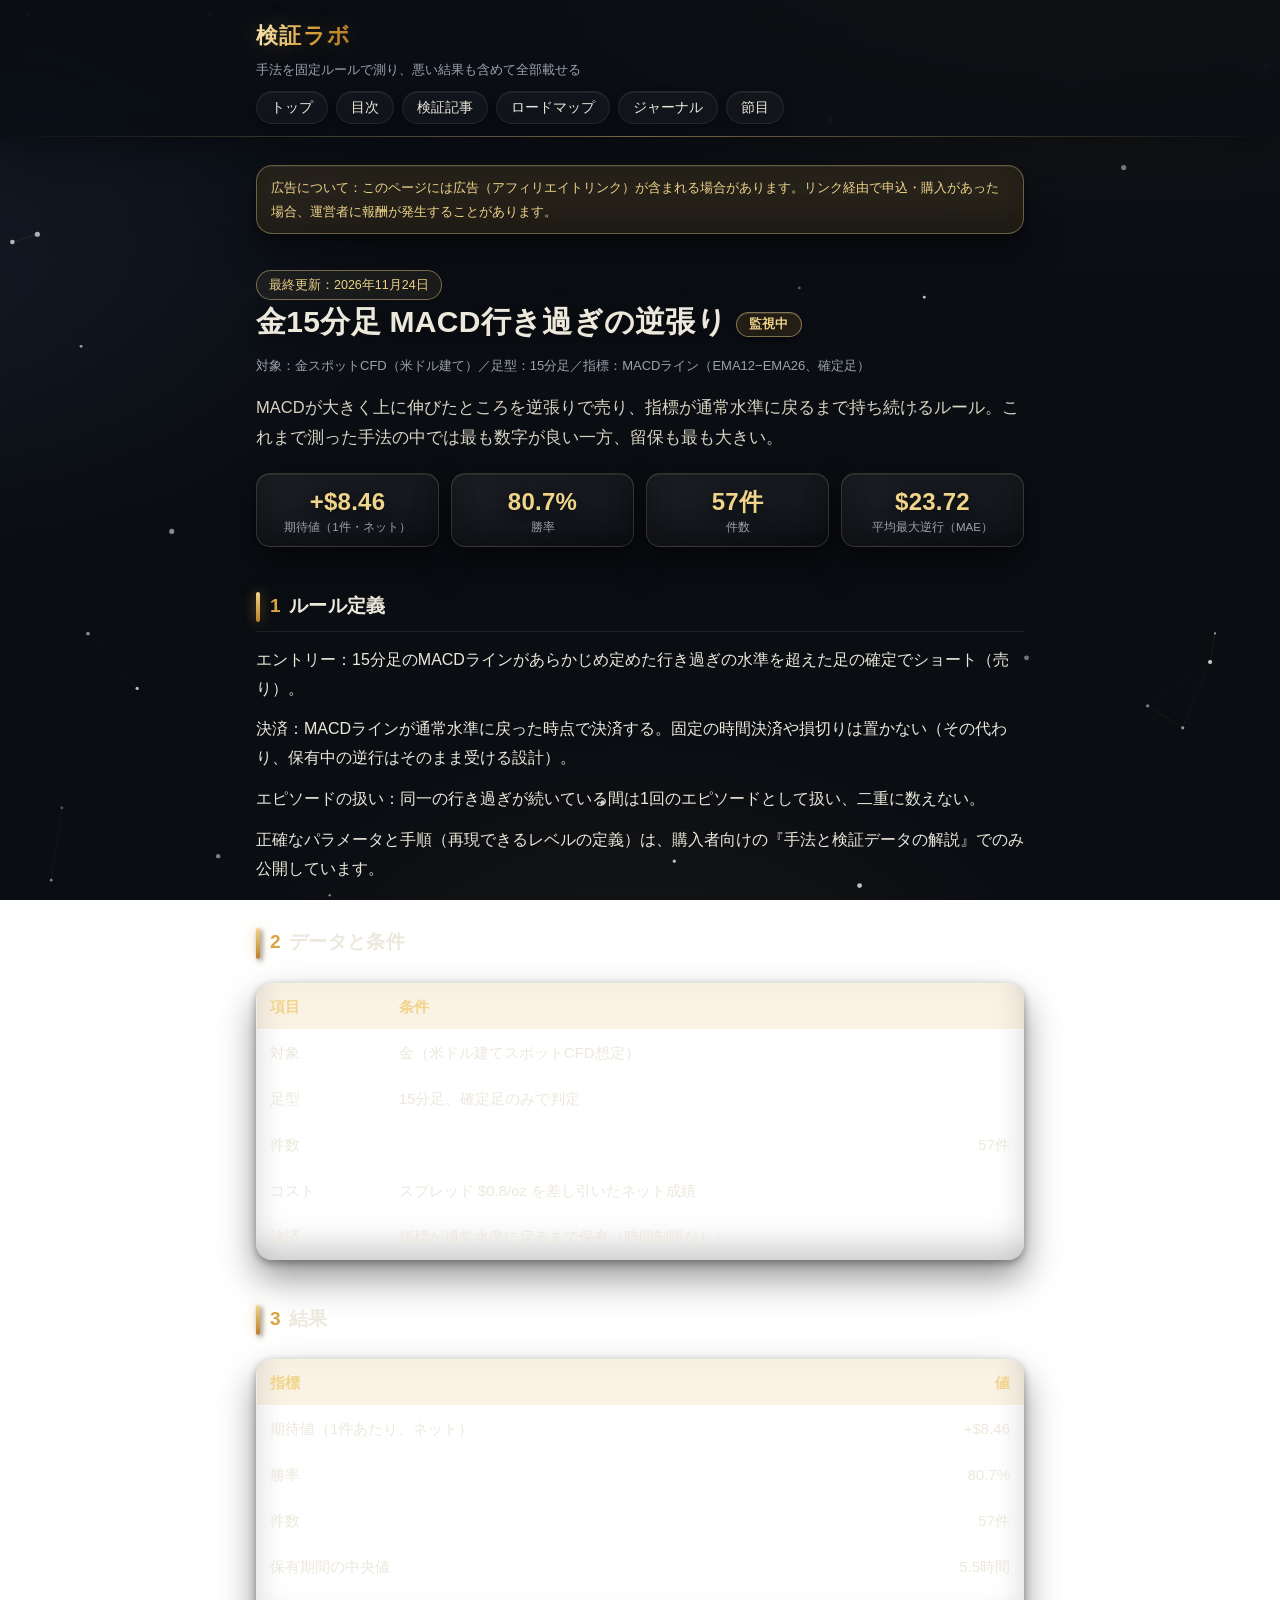
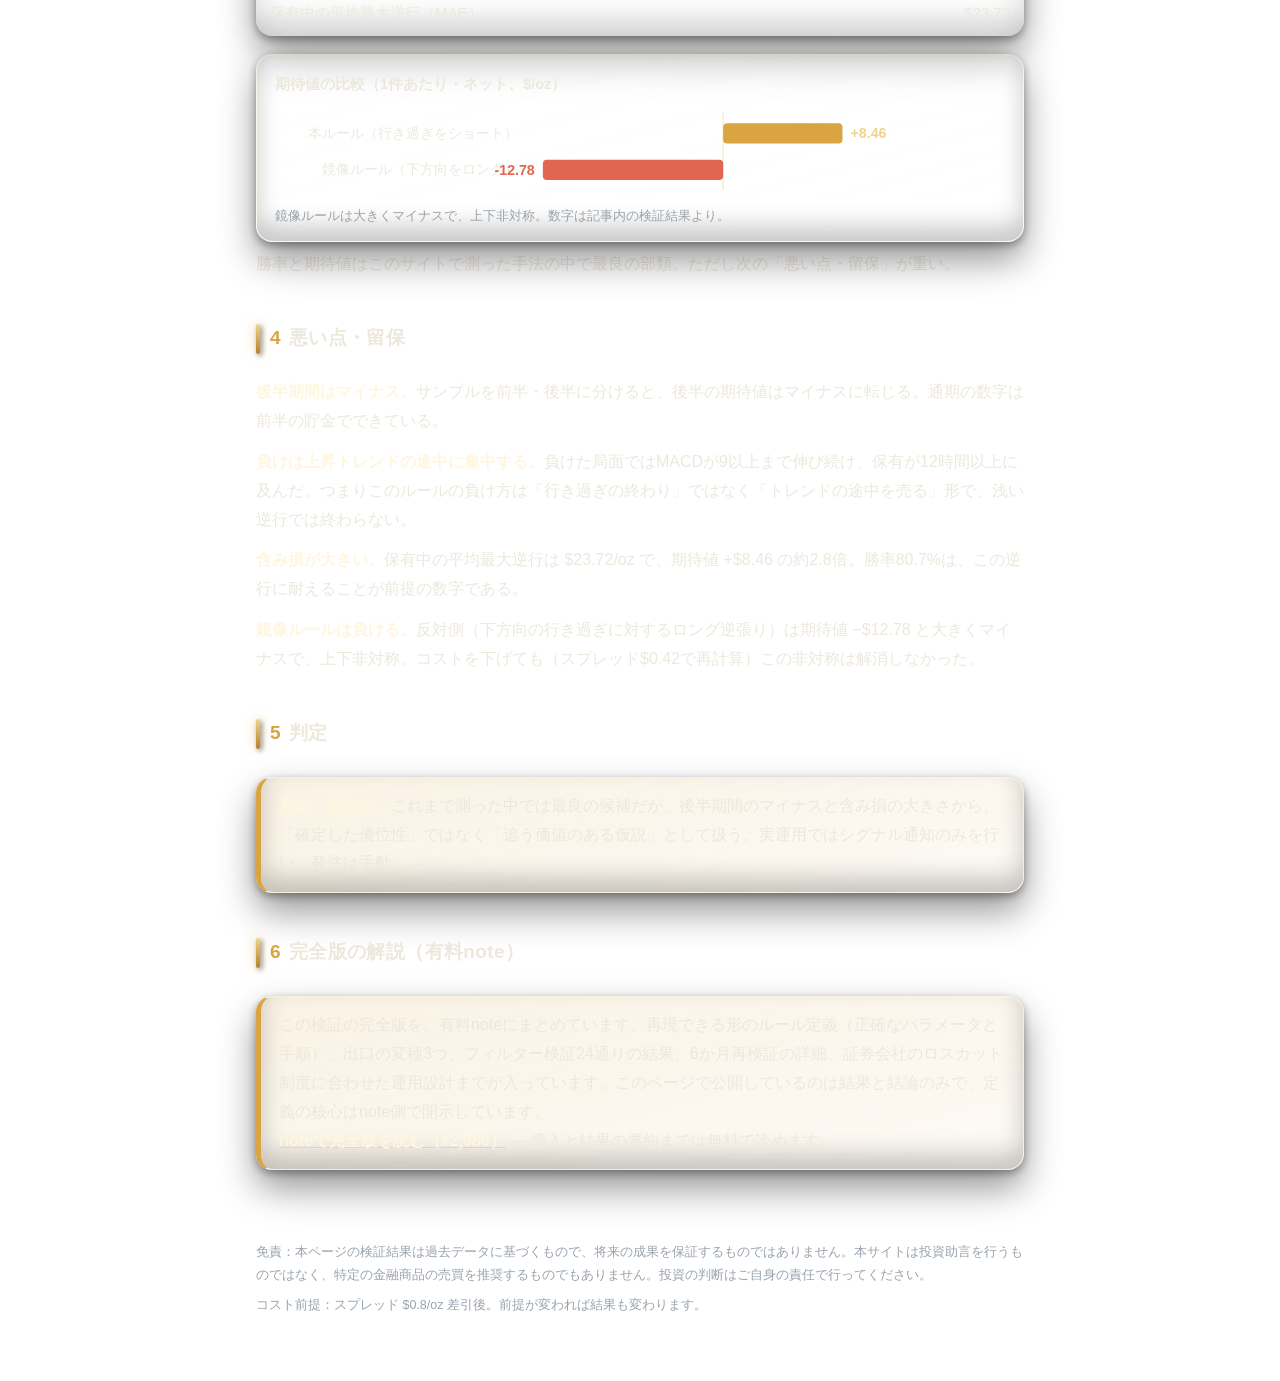
<file: macd-fade.html>
<!DOCTYPE html>
<html lang="ja">
<head>
<meta charset="utf-8">
<meta name="viewport" content="width=device-width, initial-scale=1">
<title>金15分足 MACD行き過ぎの逆張り | 検証ラボ</title>
<meta name="description" content="金15分足でMACDの行き過ぎを逆張りするルールの検証結果。期待値+$8.46/件・勝率80.7%（57件）。">
<link rel="stylesheet" href="style.css">
</head>
<body>
<div id="tsparticles"></div>

<header class="site-header">
  <div class="wrap">
    <a class="site-name" href="index.html">検証ラボ</a>
    <p class="site-tagline">手法を固定ルールで測り、悪い結果も含めて全部載せる</p>
    <nav class="site-nav">
      <a href="index.html">トップ</a>
      <a href="index.html#toc">目次</a>
      <a href="index.html#articles">検証記事</a>
      <a href="roadmap.html">ロードマップ</a>
      <a href="journal.html">ジャーナル</a>
      <a href="index.html#levels">節目</a>
    </nav>
  </div>
</header>

<div class="wrap">

  <p class="pr-note">広告について：このページには広告（アフィリエイトリンク）が含まれる場合があります。リンク経由で申込・購入があった場合、運営者に報酬が発生することがあります。</p>
  <p class="page-updated">最終更新：2026年11月24日</p>

  <h1>金15分足 MACD行き過ぎの逆張り <span class="verdict verdict-watch">監視中</span></h1>
  <p class="meta">対象：金スポットCFD（米ドル建て）／足型：15分足／指標：MACDライン（EMA12−EMA26、確定足）</p>
  <p class="lead">MACDが大きく上に伸びたところを逆張りで売り、指標が通常水準に戻るまで持ち続けるルール。これまで測った手法の中では最も数字が良い一方、留保も最も大きい。</p>
  <div class="kpi-row"><div class="kpi"><span class="kpi-v">+$8.46</span><span class="kpi-l">期待値（1件・ネット）</span></div><div class="kpi"><span class="kpi-v">80.7%</span><span class="kpi-l">勝率</span></div><div class="kpi"><span class="kpi-v">57件</span><span class="kpi-l">件数</span></div><div class="kpi"><span class="kpi-v">$23.72</span><span class="kpi-l">平均最大逆行（MAE）</span></div></div>


  <h2><span class="sec-no">1</span>ルール定義</h2>
  <p>エントリー：15分足のMACDラインがあらかじめ定めた行き過ぎの水準を超えた足の確定でショート（売り）。</p>
  <p>決済：MACDラインが通常水準に戻った時点で決済する。固定の時間決済や損切りは置かない（その代わり、保有中の逆行はそのまま受ける設計）。</p>
  <p>エピソードの扱い：同一の行き過ぎが続いている間は1回のエピソードとして扱い、二重に数えない。</p>
  <p>正確なパラメータと手順（再現できるレベルの定義）は、購入者向けの『手法と検証データの解説』でのみ公開しています。</p>

  <h2><span class="sec-no">2</span>データと条件</h2>
  <div class="table-scroll">
  <table>
    <tr><th>項目</th><th>条件</th></tr>
    <tr><td>対象</td><td>金（米ドル建てスポットCFD想定）</td></tr>
    <tr><td>足型</td><td>15分足、確定足のみで判定</td></tr>
    <tr><td>件数</td><td class="num">57件</td></tr>
    <tr><td>コスト</td><td>スプレッド $0.8/oz を差し引いたネット成績</td></tr>
    <tr><td>決済</td><td>指標が通常水準に戻るまで保有（時間制限なし）</td></tr>
  </table>
  </div>

  <h2><span class="sec-no">3</span>結果</h2>
  <div class="table-scroll">
  <table>
    <tr><th>指標</th><th class="num">値</th></tr>
    <tr><td>期待値（1件あたり、ネット）</td><td class="num">+$8.46</td></tr>
    <tr><td>勝率</td><td class="num">80.7%</td></tr>
    <tr><td>件数</td><td class="num">57件</td></tr>
    <tr><td>保有期間の中央値</td><td class="num">5.5時間</td></tr>
    <tr><td>保有中の平均最大逆行（MAE）</td><td class="num">$23.72</td></tr>
  </table>
  </div>
  <figure class="viz">
    <figcaption>期待値の比較（1件あたり・ネット、$/oz）</figcaption>
    <svg viewBox="0 0 720 88" role="img" aria-label="棒グラフ"><line x1="250.0" y1="8" x2="250.0" y2="80" stroke="rgba(255,255,255,0.08)" stroke-width="1"/><line x1="442.0" y1="8" x2="442.0" y2="80" stroke="rgba(255,255,255,0.08)" stroke-width="1"/><line x1="634.0" y1="8" x2="634.0" y2="80" stroke="rgba(255,255,255,0.08)" stroke-width="1"/><line x1="442.0" y1="6" x2="442.0" y2="82" stroke="rgba(240,212,138,0.45)" stroke-width="1.5"/><text x="240" y="30.5" text-anchor="end" font-size="13.5" fill="#ece8dc">本ルール（行き過ぎをショート）</text><rect x="442.0" y="16.0" width="117.7" height="20" rx="4" fill="#d9a441"/><text x="567.7" y="31.0" text-anchor="start" font-size="14" font-weight="700" fill="#f0d48a">+8.46</text><text x="240" y="66.5" text-anchor="end" font-size="13.5" fill="#ece8dc">鏡像ルール（下方向をロング）</text><rect x="264.2" y="52.0" width="177.8" height="20" rx="4" fill="#e06652"/><text x="256.2" y="67.0" text-anchor="end" font-size="14" font-weight="700" fill="#e06652">-12.78</text></svg>
    <p class="viz-note">鏡像ルールは大きくマイナスで、上下非対称。数字は記事内の検証結果より。</p>
  </figure>

  <p>勝率と期待値はこのサイトで測った手法の中で最良の部類。ただし次の「悪い点・留保」が重い。</p>

  <h2><span class="sec-no">4</span>悪い点・留保</h2>
  <p><strong>後半期間はマイナス。</strong>サンプルを前半・後半に分けると、後半の期待値はマイナスに転じる。通期の数字は前半の貯金でできている。</p>
  <p><strong>負けは上昇トレンドの途中に集中する。</strong>負けた局面ではMACDが9以上まで伸び続け、保有が12時間以上に及んだ。つまりこのルールの負け方は「行き過ぎの終わり」ではなく「トレンドの途中を売る」形で、浅い逆行では終わらない。</p>
  <p><strong>含み損が大きい。</strong>保有中の平均最大逆行は $23.72/oz で、期待値 +$8.46 の約2.8倍。勝率80.7%は、この逆行に耐えることが前提の数字である。</p>
  <p><strong>鏡像ルールは負ける。</strong>反対側（下方向の行き過ぎに対するロング逆張り）は期待値 −$12.78 と大きくマイナスで、上下非対称。コストを下げても（スプレッド$0.42で再計算）この非対称は解消しなかった。</p>

  <h2><span class="sec-no">5</span>判定</h2>
  <div class="verdict-box">
    <p><strong>判定：監視中。</strong>これまで測った中では最良の候補だが、後半期間のマイナスと含み損の大きさから、「確定した優位性」ではなく「追う価値のある仮説」として扱う。実運用ではシグナル通知のみを行い、発注は手動。</p>
  </div>

  <h2><span class="sec-no">6</span>完全版の解説（有料note）</h2>
  <div class="verdict-box">
    <p>この検証の完全版を、有料noteにまとめています。再現できる形のルール定義（正確なパラメータと手順）、出口の変種3つ、フィルター検証24通りの結果、6か月再検証の詳細、証券会社のロスカット制度に合わせた運用設計までが入っています。このページで公開しているのは結果と結論のみで、定義の核心はnote側で開示しています。</p>
    <p><a href="https://note.com/kasegogo/n/n9e19c515b3a3"><strong>noteで完全版を読む（¥2,980）</strong></a> ― 導入と結果の要約までは無料で読めます。</p>
  </div>

  <!-- AFFILIATE: book-link (未設定: テクニカル分析の書籍リンク枠) -->

  <footer class="site-footer">
    <p>免責：本ページの検証結果は過去データに基づくもので、将来の成果を保証するものではありません。本サイトは投資助言を行うものではなく、特定の金融商品の売買を推奨するものでもありません。投資の判断はご自身の責任で行ってください。</p>
    <p>コスト前提：スプレッド $0.8/oz 差引後。前提が変われば結果も変わります。</p>
  </footer>

</div>
<script src="particles.bundle.js"></script>
<script src="fx.js"></script>
</body>
</html>
</file>
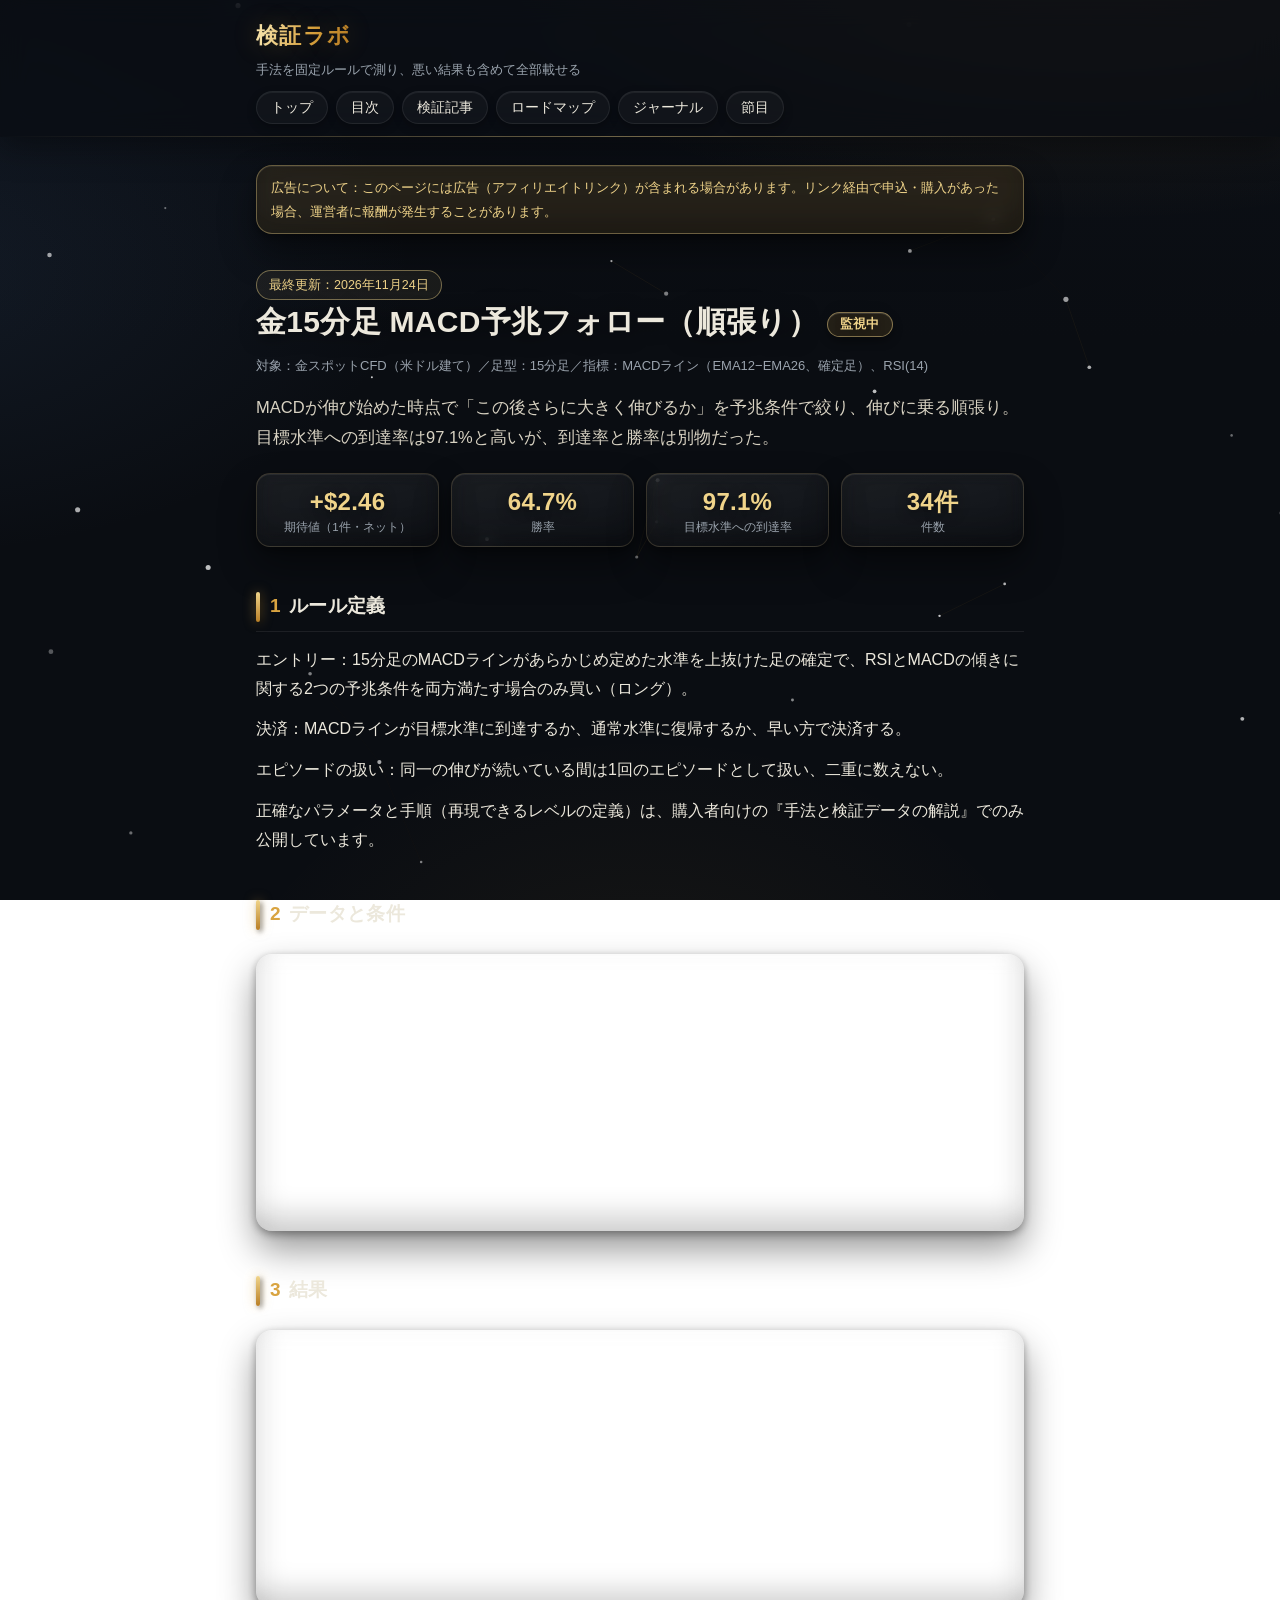
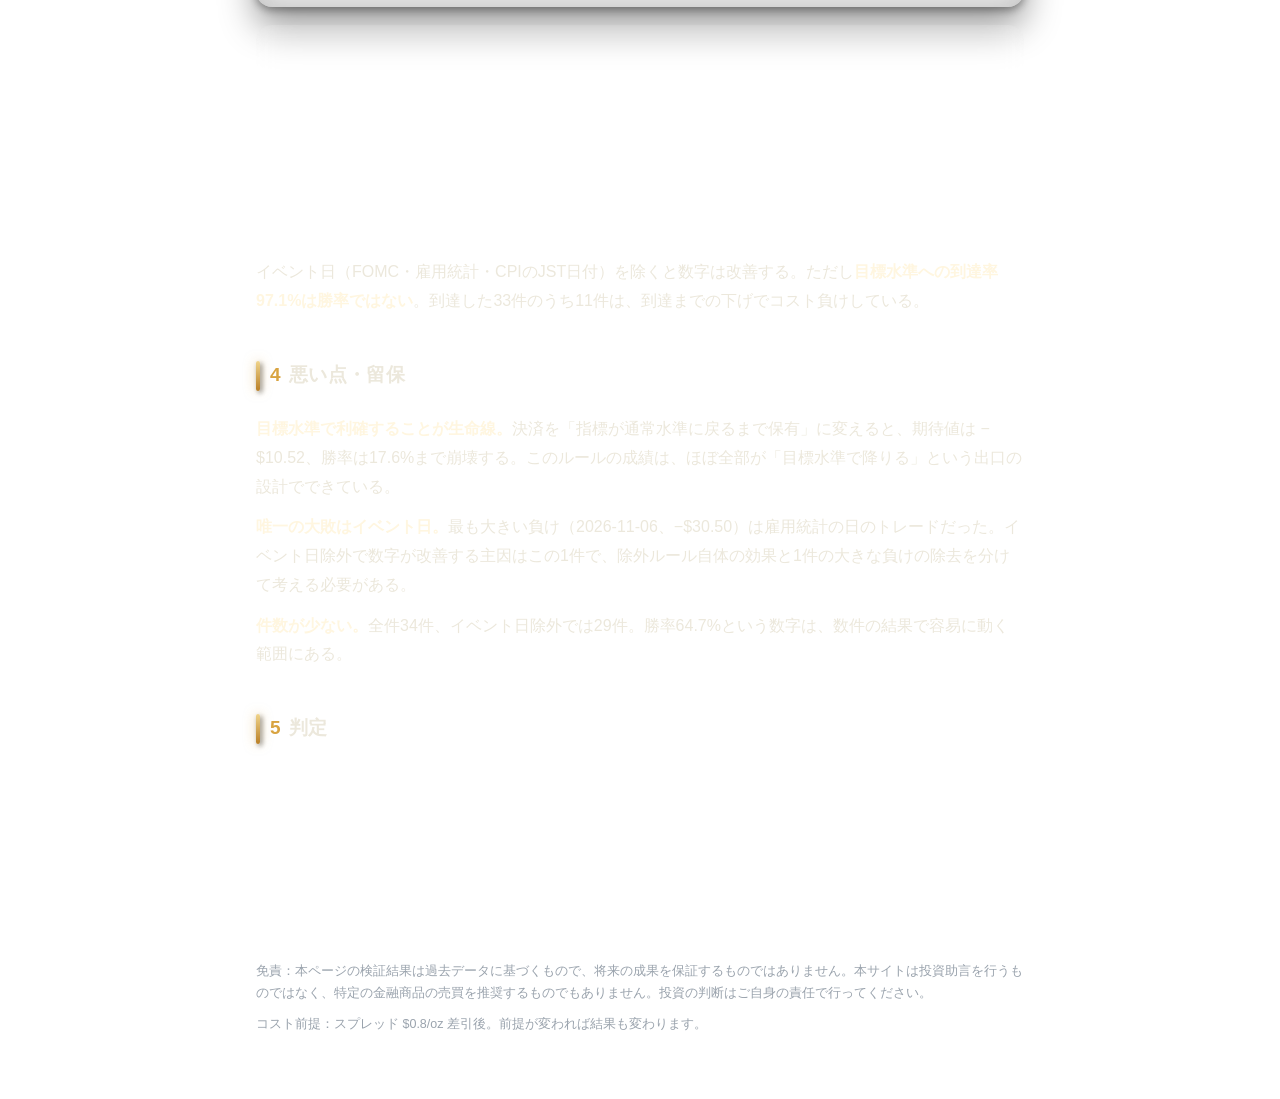
<file: macd-precursor.html>
<!DOCTYPE html>
<html lang="ja">
<head>
<meta charset="utf-8">
<meta name="viewport" content="width=device-width, initial-scale=1">
<title>金15分足 MACD予兆フォロー（順張り） | 検証ラボ</title>
<meta name="description" content="金15分足でMACDの伸び始めに予兆条件（RSI・MACD傾き）で絞って買う順張りの検証結果。期待値+$2.46/件・勝率64.7%（34件）。">
<link rel="stylesheet" href="style.css">
</head>
<body>
<div id="tsparticles"></div>

<header class="site-header">
  <div class="wrap">
    <a class="site-name" href="index.html">検証ラボ</a>
    <p class="site-tagline">手法を固定ルールで測り、悪い結果も含めて全部載せる</p>
    <nav class="site-nav">
      <a href="index.html">トップ</a>
      <a href="index.html#toc">目次</a>
      <a href="index.html#articles">検証記事</a>
      <a href="roadmap.html">ロードマップ</a>
      <a href="journal.html">ジャーナル</a>
      <a href="index.html#levels">節目</a>
    </nav>
  </div>
</header>

<div class="wrap">

  <p class="pr-note">広告について：このページには広告（アフィリエイトリンク）が含まれる場合があります。リンク経由で申込・購入があった場合、運営者に報酬が発生することがあります。</p>
  <p class="page-updated">最終更新：2026年11月24日</p>

  <h1>金15分足 MACD予兆フォロー（順張り） <span class="verdict verdict-watch">監視中</span></h1>
  <p class="meta">対象：金スポットCFD（米ドル建て）／足型：15分足／指標：MACDライン（EMA12−EMA26、確定足）、RSI(14)</p>
  <p class="lead">MACDが伸び始めた時点で「この後さらに大きく伸びるか」を予兆条件で絞り、伸びに乗る順張り。目標水準への到達率は97.1%と高いが、到達率と勝率は別物だった。</p>
  <div class="kpi-row"><div class="kpi"><span class="kpi-v">+$2.46</span><span class="kpi-l">期待値（1件・ネット）</span></div><div class="kpi"><span class="kpi-v">64.7%</span><span class="kpi-l">勝率</span></div><div class="kpi"><span class="kpi-v">97.1%</span><span class="kpi-l">目標水準への到達率</span></div><div class="kpi"><span class="kpi-v">34件</span><span class="kpi-l">件数</span></div></div>


  <h2><span class="sec-no">1</span>ルール定義</h2>
  <p>エントリー：15分足のMACDラインがあらかじめ定めた水準を上抜けた足の確定で、RSIとMACDの傾きに関する2つの予兆条件を両方満たす場合のみ買い（ロング）。</p>
  <p>決済：MACDラインが目標水準に到達するか、通常水準に復帰するか、早い方で決済する。</p>
  <p>エピソードの扱い：同一の伸びが続いている間は1回のエピソードとして扱い、二重に数えない。</p>
  <p>正確なパラメータと手順（再現できるレベルの定義）は、購入者向けの『手法と検証データの解説』でのみ公開しています。</p>

  <h2><span class="sec-no">2</span>データと条件</h2>
  <div class="table-scroll">
  <table>
    <tr><th>項目</th><th>条件</th></tr>
    <tr><td>対象</td><td>金（米ドル建てスポットCFD想定）</td></tr>
    <tr><td>足型</td><td>15分足、確定足のみで判定</td></tr>
    <tr><td>件数</td><td class="num">34件（イベント日除外では29件）</td></tr>
    <tr><td>コスト</td><td>スプレッド $0.8/oz を差し引いたネット成績</td></tr>
    <tr><td>決済</td><td>目標水準への到達 または 通常水準への復帰の早い方</td></tr>
  </table>
  </div>

  <h2><span class="sec-no">3</span>結果</h2>
  <div class="table-scroll">
  <table>
    <tr><th>指標</th><th class="num">全件</th><th class="num">イベント日除外</th></tr>
    <tr><td>期待値（1件あたり、ネット）</td><td class="num">+$2.46</td><td class="num">+$4.03</td></tr>
    <tr><td>勝率</td><td class="num">64.7%</td><td class="num">69.0%</td></tr>
    <tr><td>件数</td><td class="num">34件</td><td class="num">29件</td></tr>
    <tr><td>目標水準への到達率</td><td class="num">97.1%</td><td class="num">100%</td></tr>
    <tr><td>保有期間の中央値</td><td class="num">2バー（30分）</td><td class="num">―</td></tr>
  </table>
  </div>
  <figure class="viz">
    <figcaption>条件を変えた場合の期待値（1件あたり・ネット、$/oz）</figcaption>
    <svg viewBox="0 0 720 124" role="img" aria-label="棒グラフ"><line x1="250.0" y1="8" x2="250.0" y2="116" stroke="rgba(255,255,255,0.08)" stroke-width="1"/><line x1="442.0" y1="8" x2="442.0" y2="116" stroke="rgba(255,255,255,0.08)" stroke-width="1"/><line x1="634.0" y1="8" x2="634.0" y2="116" stroke="rgba(255,255,255,0.08)" stroke-width="1"/><line x1="442.0" y1="6" x2="442.0" y2="118" stroke="rgba(240,212,138,0.45)" stroke-width="1.5"/><text x="240" y="30.5" text-anchor="end" font-size="13.5" fill="#ece8dc">全件</text><rect x="442.0" y="16.0" width="41.6" height="20" rx="4" fill="#d9a441"/><text x="491.6" y="31.0" text-anchor="start" font-size="14" font-weight="700" fill="#f0d48a">+2.46</text><text x="240" y="66.5" text-anchor="end" font-size="13.5" fill="#ece8dc">イベント日除外</text><rect x="442.0" y="52.0" width="68.1" height="20" rx="4" fill="#f0d48a"/><text x="518.1" y="67.0" text-anchor="start" font-size="14" font-weight="700" fill="#f0d48a">+4.03</text><text x="240" y="102.5" text-anchor="end" font-size="13.5" fill="#ece8dc">出口を「通常水準に戻るまで保有」に変更</text><rect x="264.2" y="88.0" width="177.8" height="20" rx="4" fill="#e06652"/><text x="256.2" y="103.0" text-anchor="end" font-size="14" font-weight="700" fill="#e06652">-10.52</text></svg>
    <p class="viz-note">到達率97.1%は勝率ではない。出口の設計ひとつで期待値は崩壊する。</p>
  </figure>

  <p>イベント日（FOMC・雇用統計・CPIのJST日付）を除くと数字は改善する。ただし<strong>目標水準への到達率97.1%は勝率ではない</strong>。到達した33件のうち11件は、到達までの下げでコスト負けしている。</p>

  <h2><span class="sec-no">4</span>悪い点・留保</h2>
  <p><strong>目標水準で利確することが生命線。</strong>決済を「指標が通常水準に戻るまで保有」に変えると、期待値は −$10.52、勝率は17.6%まで崩壊する。このルールの成績は、ほぼ全部が「目標水準で降りる」という出口の設計でできている。</p>
  <p><strong>唯一の大敗はイベント日。</strong>最も大きい負け（2026-11-06、−$30.50）は雇用統計の日のトレードだった。イベント日除外で数字が改善する主因はこの1件で、除外ルール自体の効果と1件の大きな負けの除去を分けて考える必要がある。</p>
  <p><strong>件数が少ない。</strong>全件34件、イベント日除外では29件。勝率64.7%という数字は、数件の結果で容易に動く範囲にある。</p>

  <h2><span class="sec-no">5</span>判定</h2>
  <div class="verdict-box">
    <p><strong>判定：監視中（条件つき）。</strong>目標水準到達での利確を厳密に守ること、イベント日の扱いに注意することが条件。件数が少なく、「確定した優位性」ではなく「追う価値のある仮説」として扱う。実運用ではシグナル通知のみを行い、発注は手動。</p>
  </div>

  <!-- AFFILIATE: book-link (未設定: テクニカル分析の書籍リンク枠) -->

  <footer class="site-footer">
    <p>免責：本ページの検証結果は過去データに基づくもので、将来の成果を保証するものではありません。本サイトは投資助言を行うものではなく、特定の金融商品の売買を推奨するものでもありません。投資の判断はご自身の責任で行ってください。</p>
    <p>コスト前提：スプレッド $0.8/oz 差引後。前提が変われば結果も変わります。</p>
  </footer>

</div>
<script src="particles.bundle.js"></script>
<script src="fx.js"></script>
</body>
</html>
</file>
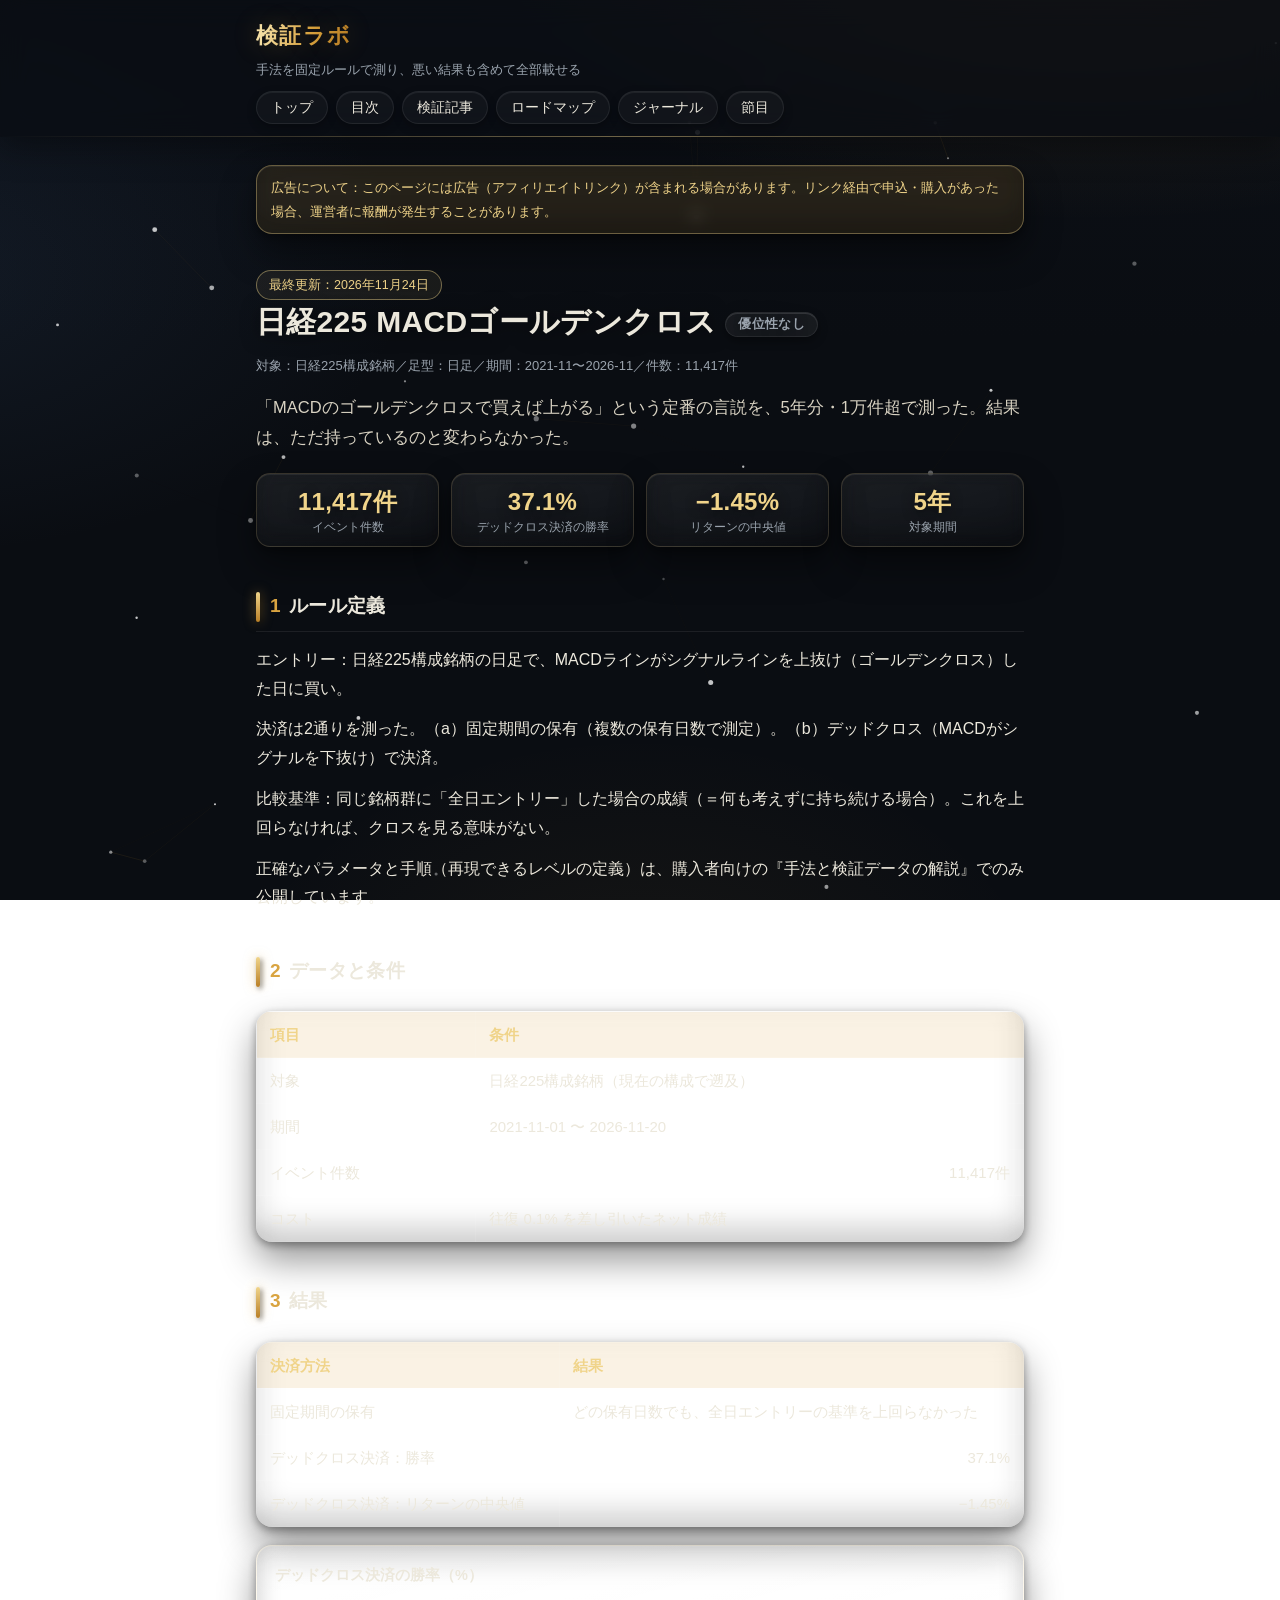
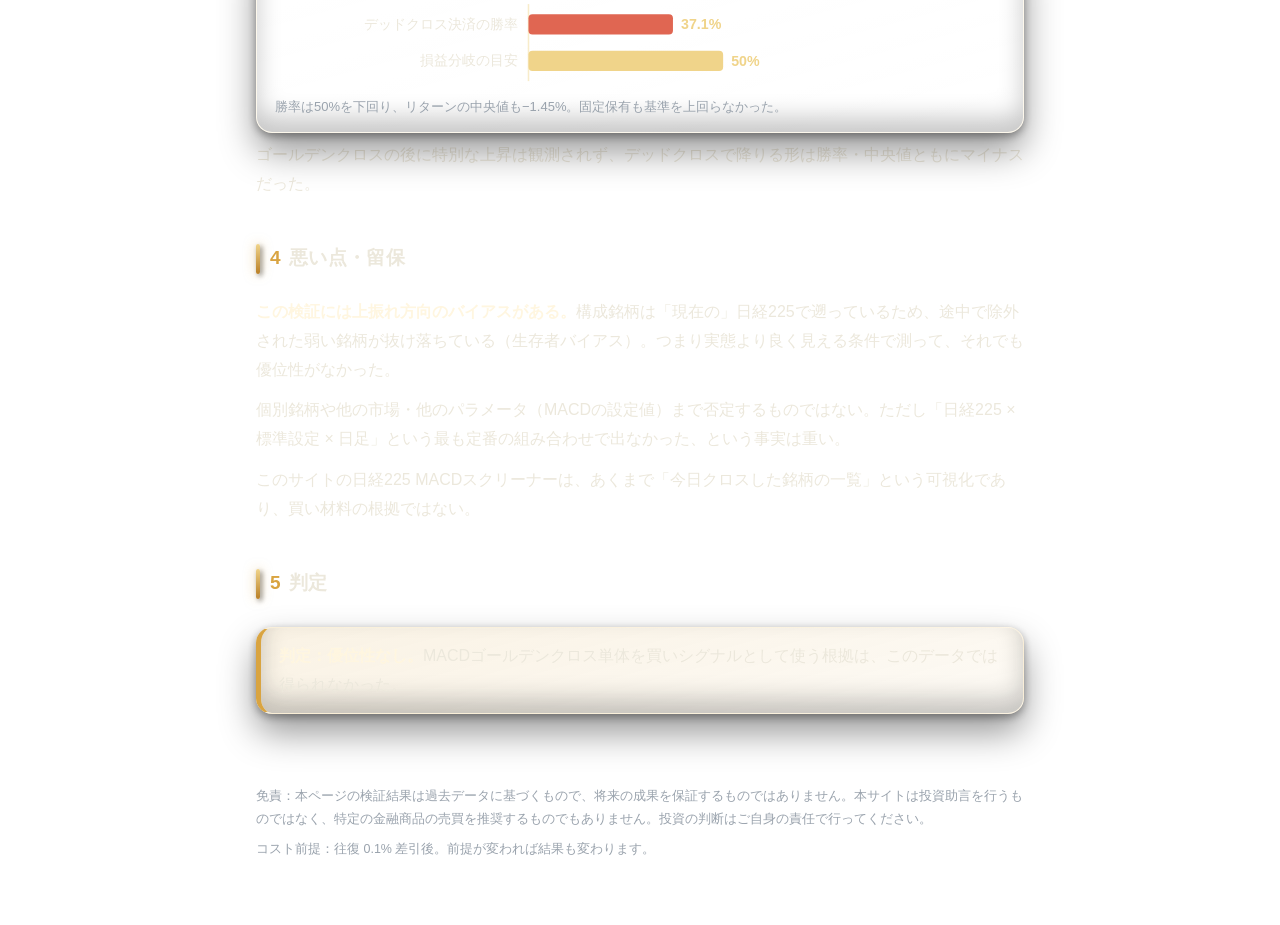
<file: nikkei-macd-gc.html>
<!DOCTYPE html>
<html lang="ja">
<head>
<meta charset="utf-8">
<meta name="viewport" content="width=device-width, initial-scale=1">
<title>日経225 MACDゴールデンクロス | 検証ラボ</title>
<meta name="description" content="日経225構成銘柄のMACDゴールデンクロスを11,417件で検証（2021-11〜2026-11、往復コスト0.1%差引後）。固定保有は基準を上回らず、優位性なしと判定。">
<link rel="stylesheet" href="style.css">
</head>
<body>
<div id="tsparticles"></div>

<header class="site-header">
  <div class="wrap">
    <a class="site-name" href="index.html">検証ラボ</a>
    <p class="site-tagline">手法を固定ルールで測り、悪い結果も含めて全部載せる</p>
    <nav class="site-nav">
      <a href="index.html">トップ</a>
      <a href="index.html#toc">目次</a>
      <a href="index.html#articles">検証記事</a>
      <a href="roadmap.html">ロードマップ</a>
      <a href="journal.html">ジャーナル</a>
      <a href="index.html#levels">節目</a>
    </nav>
  </div>
</header>

<div class="wrap">

  <p class="pr-note">広告について：このページには広告（アフィリエイトリンク）が含まれる場合があります。リンク経由で申込・購入があった場合、運営者に報酬が発生することがあります。</p>
  <p class="page-updated">最終更新：2026年11月24日</p>

  <h1>日経225 MACDゴールデンクロス <span class="verdict verdict-none">優位性なし</span></h1>
  <p class="meta">対象：日経225構成銘柄／足型：日足／期間：2021-11〜2026-11／件数：11,417件</p>
  <p class="lead">「MACDのゴールデンクロスで買えば上がる」という定番の言説を、5年分・1万件超で測った。結果は、ただ持っているのと変わらなかった。</p>
  <div class="kpi-row"><div class="kpi"><span class="kpi-v">11,417件</span><span class="kpi-l">イベント件数</span></div><div class="kpi"><span class="kpi-v">37.1%</span><span class="kpi-l">デッドクロス決済の勝率</span></div><div class="kpi"><span class="kpi-v">−1.45%</span><span class="kpi-l">リターンの中央値</span></div><div class="kpi"><span class="kpi-v">5年</span><span class="kpi-l">対象期間</span></div></div>


  <h2><span class="sec-no">1</span>ルール定義</h2>
  <p>エントリー：日経225構成銘柄の日足で、MACDラインがシグナルラインを上抜け（ゴールデンクロス）した日に買い。</p>
  <p>決済は2通りを測った。（a）固定期間の保有（複数の保有日数で測定）。（b）デッドクロス（MACDがシグナルを下抜け）で決済。</p>
  <p>比較基準：同じ銘柄群に「全日エントリー」した場合の成績（＝何も考えずに持ち続ける場合）。これを上回らなければ、クロスを見る意味がない。</p>
  <p>正確なパラメータと手順（再現できるレベルの定義）は、購入者向けの『手法と検証データの解説』でのみ公開しています。</p>

  <h2><span class="sec-no">2</span>データと条件</h2>
  <div class="table-scroll">
  <table>
    <tr><th>項目</th><th>条件</th></tr>
    <tr><td>対象</td><td>日経225構成銘柄（現在の構成で遡及）</td></tr>
    <tr><td>期間</td><td>2021-11-01 〜 2026-11-20</td></tr>
    <tr><td>イベント件数</td><td class="num">11,417件</td></tr>
    <tr><td>コスト</td><td>往復 0.1% を差し引いたネット成績</td></tr>
  </table>
  </div>

  <h2><span class="sec-no">3</span>結果</h2>
  <div class="table-scroll">
  <table>
    <tr><th>決済方法</th><th>結果</th></tr>
    <tr><td>固定期間の保有</td><td>どの保有日数でも、全日エントリーの基準を上回らなかった</td></tr>
    <tr><td>デッドクロス決済：勝率</td><td class="num">37.1%</td></tr>
    <tr><td>デッドクロス決済：リターンの中央値</td><td class="num">−1.45%</td></tr>
  </table>
  </div>
  <figure class="viz">
    <figcaption>デッドクロス決済の勝率（%）</figcaption>
    <svg viewBox="0 0 720 88" role="img" aria-label="棒グラフ"><line x1="250.0" y1="8" x2="250.0" y2="80" stroke="rgba(255,255,255,0.08)" stroke-width="1"/><line x1="634.0" y1="8" x2="634.0" y2="80" stroke="rgba(255,255,255,0.08)" stroke-width="1"/><line x1="250.0" y1="6" x2="250.0" y2="82" stroke="rgba(240,212,138,0.45)" stroke-width="1.5"/><text x="240" y="30.5" text-anchor="end" font-size="13.5" fill="#ece8dc">デッドクロス決済の勝率</text><rect x="250.0" y="16.0" width="142.5" height="20" rx="4" fill="#e06652"/><text x="400.5" y="31.0" text-anchor="start" font-size="14" font-weight="700" fill="#f0d48a">37.1%</text><text x="240" y="66.5" text-anchor="end" font-size="13.5" fill="#ece8dc">損益分岐の目安</text><rect x="250.0" y="52.0" width="192.0" height="20" rx="4" fill="#f0d48a"/><text x="450.0" y="67.0" text-anchor="start" font-size="14" font-weight="700" fill="#f0d48a">50%</text></svg>
    <p class="viz-note">勝率は50%を下回り、リターンの中央値も−1.45%。固定保有も基準を上回らなかった。</p>
  </figure>

  <p>ゴールデンクロスの後に特別な上昇は観測されず、デッドクロスで降りる形は勝率・中央値ともにマイナスだった。</p>

  <h2><span class="sec-no">4</span>悪い点・留保</h2>
  <p><strong>この検証には上振れ方向のバイアスがある。</strong>構成銘柄は「現在の」日経225で遡っているため、途中で除外された弱い銘柄が抜け落ちている（生存者バイアス）。つまり実態より良く見える条件で測って、それでも優位性がなかった。</p>
  <p>個別銘柄や他の市場・他のパラメータ（MACDの設定値）まで否定するものではない。ただし「日経225 × 標準設定 × 日足」という最も定番の組み合わせで出なかった、という事実は重い。</p>
  <p>このサイトの日経225 MACDスクリーナーは、あくまで「今日クロスした銘柄の一覧」という可視化であり、買い材料の根拠ではない。</p>

  <h2><span class="sec-no">5</span>判定</h2>
  <div class="verdict-box">
    <p><strong>判定：優位性なし。</strong>MACDゴールデンクロス単体を買いシグナルとして使う根拠は、このデータでは得られなかった。</p>
  </div>

  <!-- AFFILIATE: book-link (未設定: テクニカル分析の書籍リンク枠) -->

  <footer class="site-footer">
    <p>免責：本ページの検証結果は過去データに基づくもので、将来の成果を保証するものではありません。本サイトは投資助言を行うものではなく、特定の金融商品の売買を推奨するものでもありません。投資の判断はご自身の責任で行ってください。</p>
    <p>コスト前提：往復 0.1% 差引後。前提が変われば結果も変わります。</p>
  </footer>

</div>
<script src="particles.bundle.js"></script>
<script src="fx.js"></script>
</body>
</html>
</file>
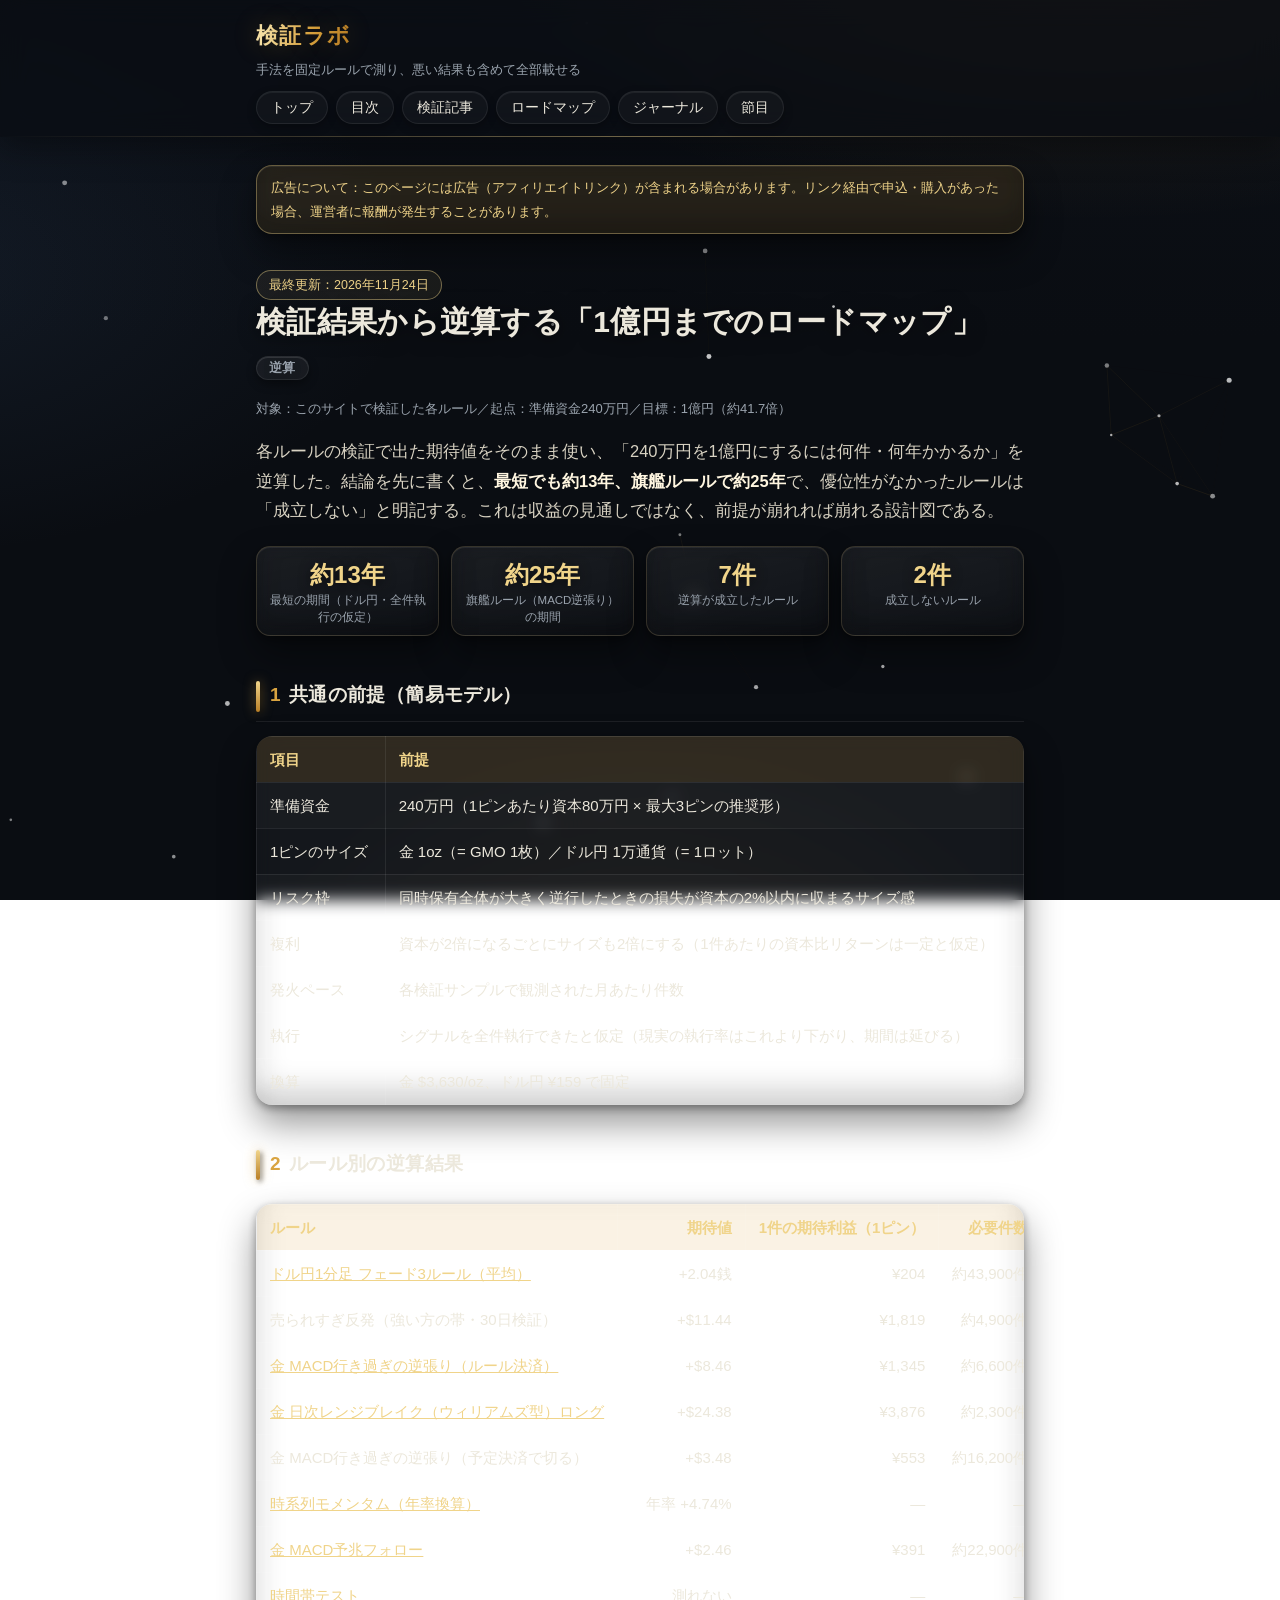
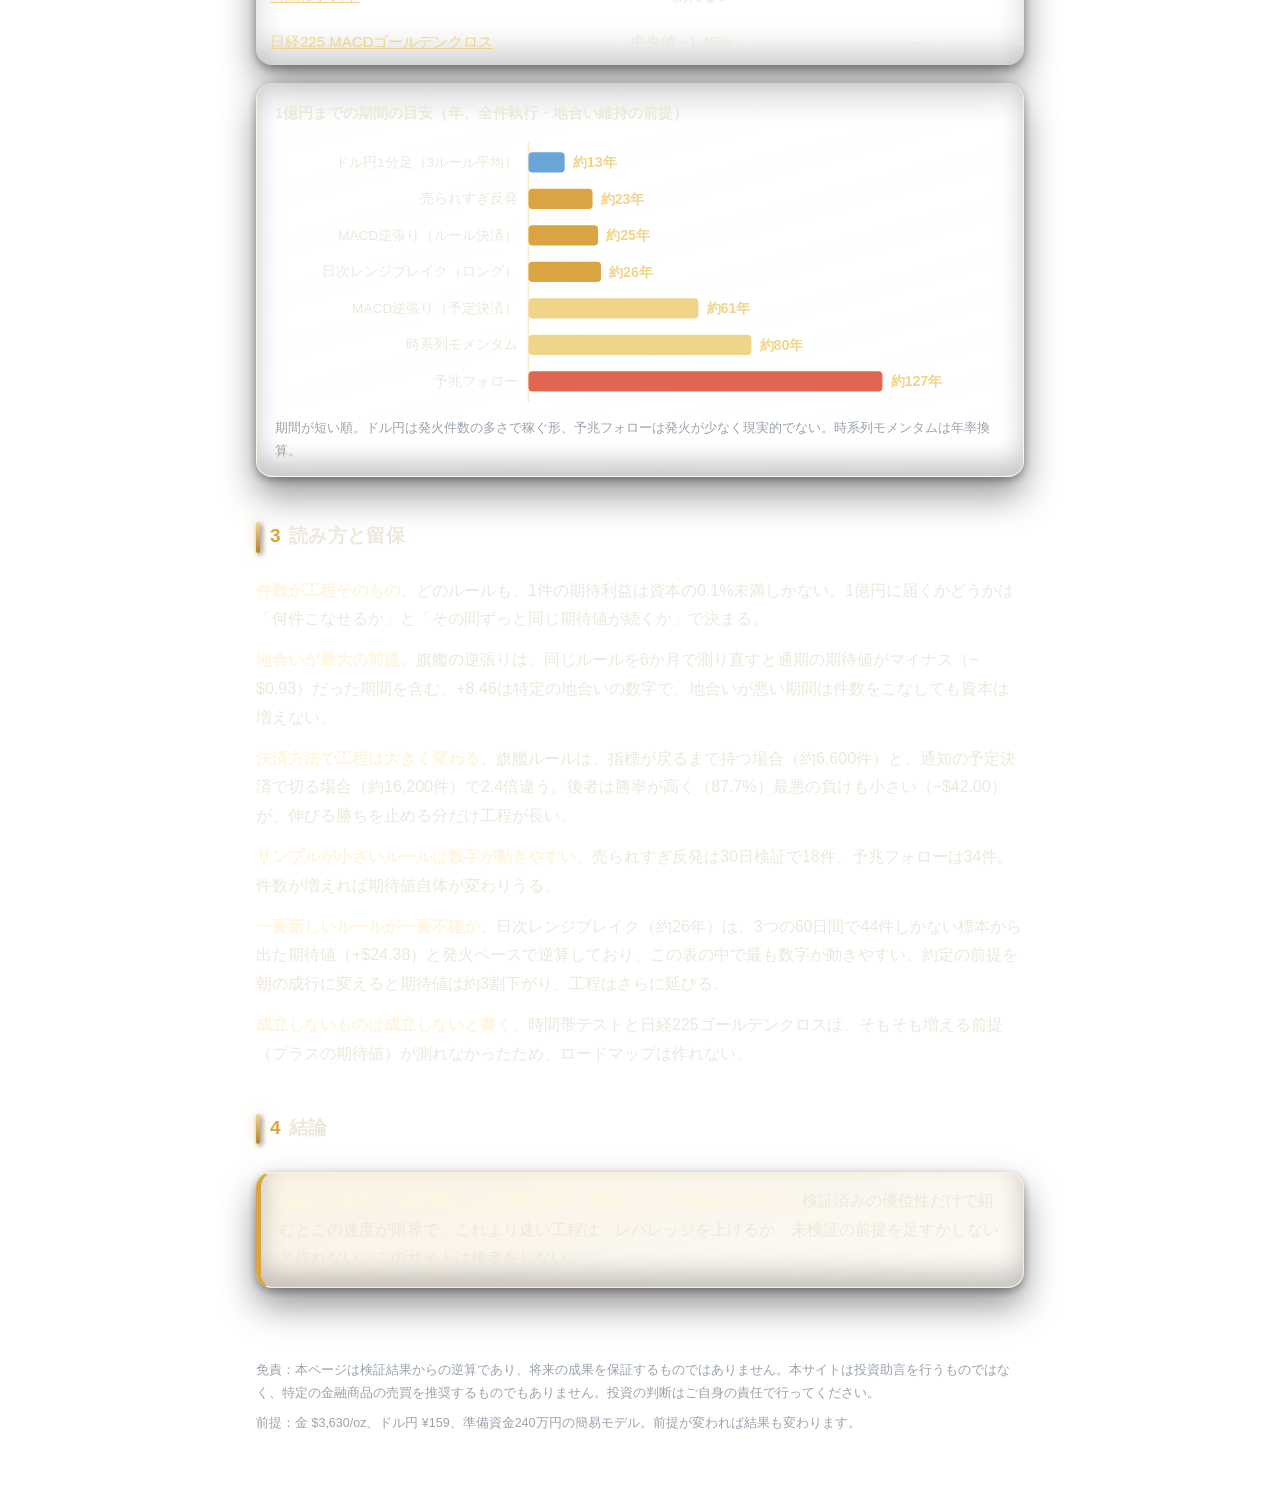
<file: roadmap.html>
<!DOCTYPE html>
<html lang="ja">
<head>
<meta charset="utf-8">
<meta name="viewport" content="width=device-width, initial-scale=1">
<title>検証結果から逆算する「1億円までのロードマップ」 | 検証ラボ</title>
<meta name="description" content="検証済みルールの期待値から、準備資金240万円を1億円にするのに必要な件数と期間を逆算した結果。成立しないルールは成立しないと書く。">
<link rel="stylesheet" href="style.css">
</head>
<body>
<div id="tsparticles"></div>

<header class="site-header">
  <div class="wrap">
    <a class="site-name" href="index.html">検証ラボ</a>
    <p class="site-tagline">手法を固定ルールで測り、悪い結果も含めて全部載せる</p>
    <nav class="site-nav">
      <a href="index.html">トップ</a>
      <a href="index.html#toc">目次</a>
      <a href="index.html#articles">検証記事</a>
      <a href="roadmap.html">ロードマップ</a>
      <a href="journal.html">ジャーナル</a>
      <a href="index.html#levels">節目</a>
    </nav>
  </div>
</header>

<div class="wrap">

  <p class="pr-note">広告について：このページには広告（アフィリエイトリンク）が含まれる場合があります。リンク経由で申込・購入があった場合、運営者に報酬が発生することがあります。</p>
  <p class="page-updated">最終更新：2026年11月24日</p>

  <h1>検証結果から逆算する「1億円までのロードマップ」 <span class="verdict verdict-none">逆算</span></h1>
  <p class="meta">対象：このサイトで検証した各ルール／起点：準備資金240万円／目標：1億円（約41.7倍）</p>
  <p class="lead">各ルールの検証で出た期待値をそのまま使い、「240万円を1億円にするには何件・何年かかるか」を逆算した。結論を先に書くと、<strong>最短でも約13年、旗艦ルールで約25年</strong>で、優位性がなかったルールは「成立しない」と明記する。これは収益の見通しではなく、前提が崩れれば崩れる設計図である。</p>

  <div class="kpi-row">
    <div class="kpi"><span class="kpi-v">約13年</span><span class="kpi-l">最短の期間（ドル円・全件執行の仮定）</span></div>
    <div class="kpi"><span class="kpi-v">約25年</span><span class="kpi-l">旗艦ルール（MACD逆張り）の期間</span></div>
    <div class="kpi"><span class="kpi-v">7件</span><span class="kpi-l">逆算が成立したルール</span></div>
    <div class="kpi"><span class="kpi-v">2件</span><span class="kpi-l">成立しないルール</span></div>
  </div>

  <h2><span class="sec-no">1</span>共通の前提（簡易モデル）</h2>
  <div class="table-scroll">
  <table>
    <tr><th>項目</th><th>前提</th></tr>
    <tr><td>準備資金</td><td>240万円（1ピンあたり資本80万円 × 最大3ピンの推奨形）</td></tr>
    <tr><td>1ピンのサイズ</td><td>金 1oz（= GMO 1枚）／ドル円 1万通貨（= 1ロット）</td></tr>
    <tr><td>リスク枠</td><td>同時保有全体が大きく逆行したときの損失が資本の2%以内に収まるサイズ感</td></tr>
    <tr><td>複利</td><td>資本が2倍になるごとにサイズも2倍にする（1件あたりの資本比リターンは一定と仮定）</td></tr>
    <tr><td>発火ペース</td><td>各検証サンプルで観測された月あたり件数</td></tr>
    <tr><td>執行</td><td>シグナルを全件執行できたと仮定（現実の執行率はこれより下がり、期間は延びる）</td></tr>
    <tr><td>換算</td><td>金 $3,630/oz、ドル円 ¥159 で固定</td></tr>
  </table>
  </div>

  <h2><span class="sec-no">2</span>ルール別の逆算結果</h2>
  <div class="table-scroll">
  <table>
    <tr><th>ルール</th><th class="num">期待値</th><th class="num">1件の期待利益（1ピン）</th><th class="num">必要件数</th><th class="num">期間の目安</th></tr>
    <tr><td><a href="usdjpy-1m.html">ドル円1分足 フェード3ルール（平均）</a></td><td class="num">+2.04銭</td><td class="num">¥204</td><td class="num">約43,900件</td><td class="num">約13年</td></tr>
    <tr><td>売られすぎ反発（強い方の帯・30日検証）</td><td class="num">+$11.44</td><td class="num">¥1,819</td><td class="num">約4,900件</td><td class="num">約23年</td></tr>
    <tr><td><a href="macd-fade.html">金 MACD行き過ぎの逆張り（ルール決済）</a></td><td class="num">+$8.46</td><td class="num">¥1,345</td><td class="num">約6,600件</td><td class="num">約25年</td></tr>
    <tr><td><a href="williams-breakout.html">金 日次レンジブレイク（ウィリアムズ型）ロング</a></td><td class="num">+$24.38</td><td class="num">¥3,876</td><td class="num">約2,300件</td><td class="num">約26年</td></tr>
    <tr><td>金 MACD行き過ぎの逆張り（予定決済で切る）</td><td class="num">+$3.48</td><td class="num">¥553</td><td class="num">約16,200件</td><td class="num">約61年</td></tr>
    <tr><td><a href="tsmom.html">時系列モメンタム（年率換算）</a></td><td class="num">年率 +4.74%</td><td class="num">―</td><td class="num">―</td><td class="num">約80年</td></tr>
    <tr><td><a href="macd-precursor.html">金 MACD予兆フォロー</a></td><td class="num">+$2.46</td><td class="num">¥391</td><td class="num">約22,900件</td><td class="num">約127年</td></tr>
    <tr><td><a href="time-of-day.html">時間帯テスト</a></td><td class="num">測れない</td><td class="num">―</td><td class="num">―</td><td class="num">成立しない</td></tr>
    <tr><td><a href="nikkei-macd-gc.html">日経225 MACDゴールデンクロス</a></td><td class="num">中央値 −1.45%</td><td class="num">―</td><td class="num">―</td><td class="num">成立しない</td></tr>
  </table>
  </div>

  <figure class="viz">
    <figcaption>1億円までの期間の目安（年、全件執行・地合い維持の前提）</figcaption>
    <svg viewBox="0 0 720 268" role="img" aria-label="棒グラフ"><line x1="250.0" y1="8" x2="250.0" y2="260" stroke="rgba(255,255,255,0.08)"/><line x1="634.0" y1="8" x2="634.0" y2="260" stroke="rgba(255,255,255,0.08)"/><line x1="250.0" y1="6" x2="250.0" y2="262" stroke="rgba(240,212,138,0.45)" stroke-width="1.5"/><text x="240" y="30.5" text-anchor="end" font-size="13.5" fill="#ece8dc">ドル円1分足（3ルール平均）</text><rect x="250.0" y="16.0" width="35.7" height="20" rx="4" fill="#6aa5d8"/><text x="293.7" y="31.0" font-size="14" font-weight="700" fill="#f0d48a">約13年</text><text x="240" y="66.5" text-anchor="end" font-size="13.5" fill="#ece8dc">売られすぎ反発</text><rect x="250.0" y="52.0" width="63.2" height="20" rx="4" fill="#d9a441"/><text x="321.2" y="67.0" font-size="14" font-weight="700" fill="#f0d48a">約23年</text><text x="240" y="102.5" text-anchor="end" font-size="13.5" fill="#ece8dc">MACD逆張り（ルール決済）</text><rect x="250.0" y="88.0" width="68.7" height="20" rx="4" fill="#d9a441"/><text x="326.7" y="103.0" font-size="14" font-weight="700" fill="#f0d48a">約25年</text><text x="240" y="138.5" text-anchor="end" font-size="13.5" fill="#ece8dc">日次レンジブレイク（ロング）</text><rect x="250.0" y="124.0" width="71.5" height="20" rx="4" fill="#d9a441"/><text x="329.5" y="139.0" font-size="14" font-weight="700" fill="#f0d48a">約26年</text><text x="240" y="174.5" text-anchor="end" font-size="13.5" fill="#ece8dc">MACD逆張り（予定決済）</text><rect x="250.0" y="160.0" width="167.7" height="20" rx="4" fill="#f0d48a"/><text x="425.7" y="175.0" font-size="14" font-weight="700" fill="#f0d48a">約61年</text><text x="240" y="210.5" text-anchor="end" font-size="13.5" fill="#ece8dc">時系列モメンタム</text><rect x="250.0" y="196.0" width="219.9" height="20" rx="4" fill="#f0d48a"/><text x="477.9" y="211.0" font-size="14" font-weight="700" fill="#f0d48a">約80年</text><text x="240" y="246.5" text-anchor="end" font-size="13.5" fill="#ece8dc">予兆フォロー</text><rect x="250.0" y="232.0" width="349.1" height="20" rx="4" fill="#e06652"/><text x="607.1" y="247.0" font-size="14" font-weight="700" fill="#f0d48a">約127年</text></svg>
    <p class="viz-note">期間が短い順。ドル円は発火件数の多さで稼ぐ形、予兆フォローは発火が少なく現実的でない。時系列モメンタムは年率換算。</p>
  </figure>

  <h2><span class="sec-no">3</span>読み方と留保</h2>
  <p><strong>件数が工程そのもの。</strong>どのルールも、1件の期待利益は資本の0.1%未満しかない。1億円に届くかどうかは「何件こなせるか」と「その間ずっと同じ期待値が続くか」で決まる。</p>
  <p><strong>地合いが最大の前提。</strong>旗艦の逆張りは、同じルールを6か月で測り直すと通期の期待値がマイナス（−$0.93）だった期間を含む。+8.46は特定の地合いの数字で、地合いが悪い期間は件数をこなしても資本は増えない。</p>
  <p><strong>決済方法で工程は大きく変わる。</strong>旗艦ルールは、指標が戻るまで持つ場合（約6,600件）と、通知の予定決済で切る場合（約16,200件）で2.4倍違う。後者は勝率が高く（87.7%）最悪の負けも小さい（−$42.00）が、伸びる勝ちを止める分だけ工程が長い。</p>
  <p><strong>サンプルが小さいルールは数字が動きやすい。</strong>売られすぎ反発は30日検証で18件、予兆フォローは34件。件数が増えれば期待値自体が変わりうる。</p>
  <p><strong>一番新しいルールが一番不確か。</strong>日次レンジブレイク（約26年）は、3つの60日間で44件しかない標本から出た期待値（+$24.38）と発火ペースで逆算しており、この表の中で最も数字が動きやすい。約定の前提を朝の成行に変えると期待値は約3割下がり、工程はさらに延びる。</p>
  <p><strong>成立しないものは成立しないと書く。</strong>時間帯テストと日経225ゴールデンクロスは、そもそも増える前提（プラスの期待値）が測れなかったため、ロードマップは作れない。</p>

  <h2><span class="sec-no">4</span>結論</h2>
  <div class="verdict-box">
    <p><strong>結論：1億円は「設計図としては描けるが、最短でも10年単位の工程」。</strong>検証済みの優位性だけで組むとこの速度が限界で、これより速い工程は、レバレッジを上げるか、未検証の前提を足すかしないと作れない。このサイトは後者をしない。</p>
  </div>

  <footer class="site-footer">
    <p>免責：本ページは検証結果からの逆算であり、将来の成果を保証するものではありません。本サイトは投資助言を行うものではなく、特定の金融商品の売買を推奨するものでもありません。投資の判断はご自身の責任で行ってください。</p>
    <p>前提：金 $3,630/oz、ドル円 ¥159、準備資金240万円の簡易モデル。前提が変われば結果も変わります。</p>
  </footer>

</div>
<script src="particles.bundle.js"></script>
<script src="fx.js"></script>
</body>
</html>
</file>
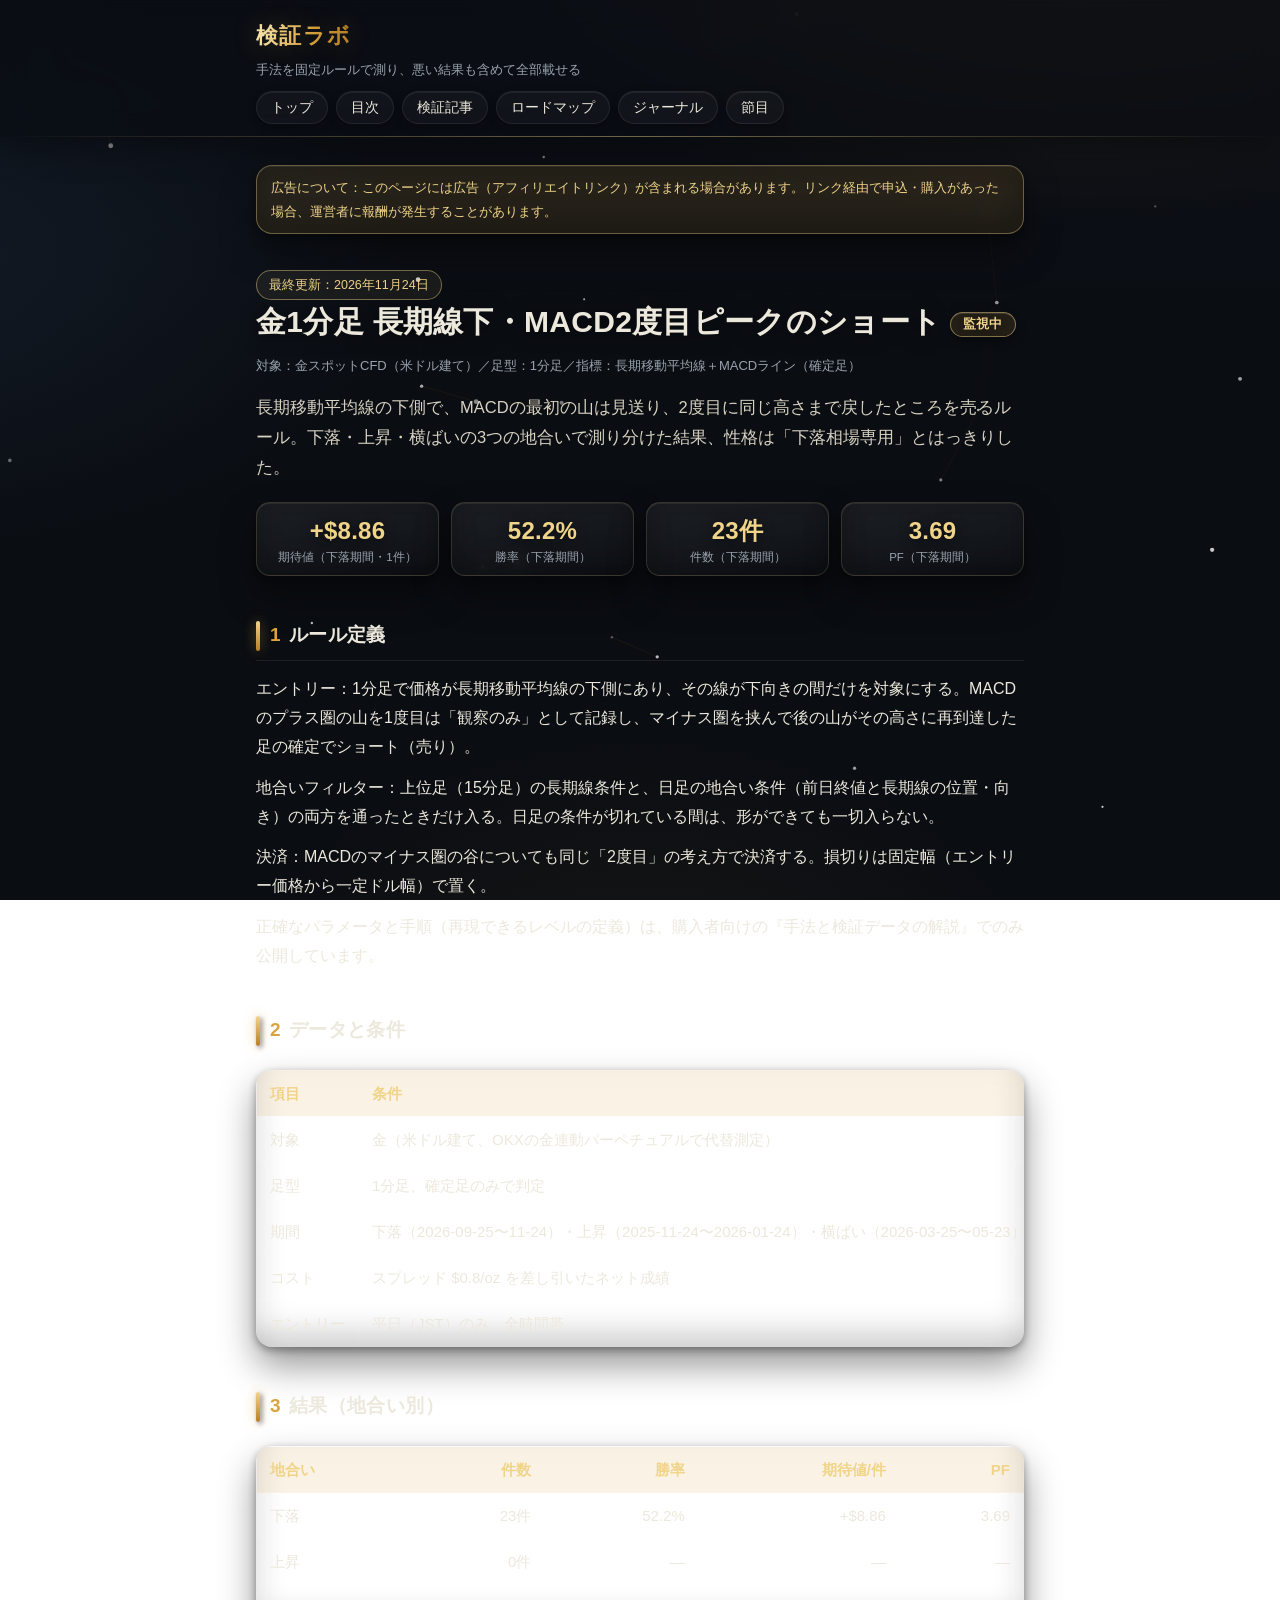
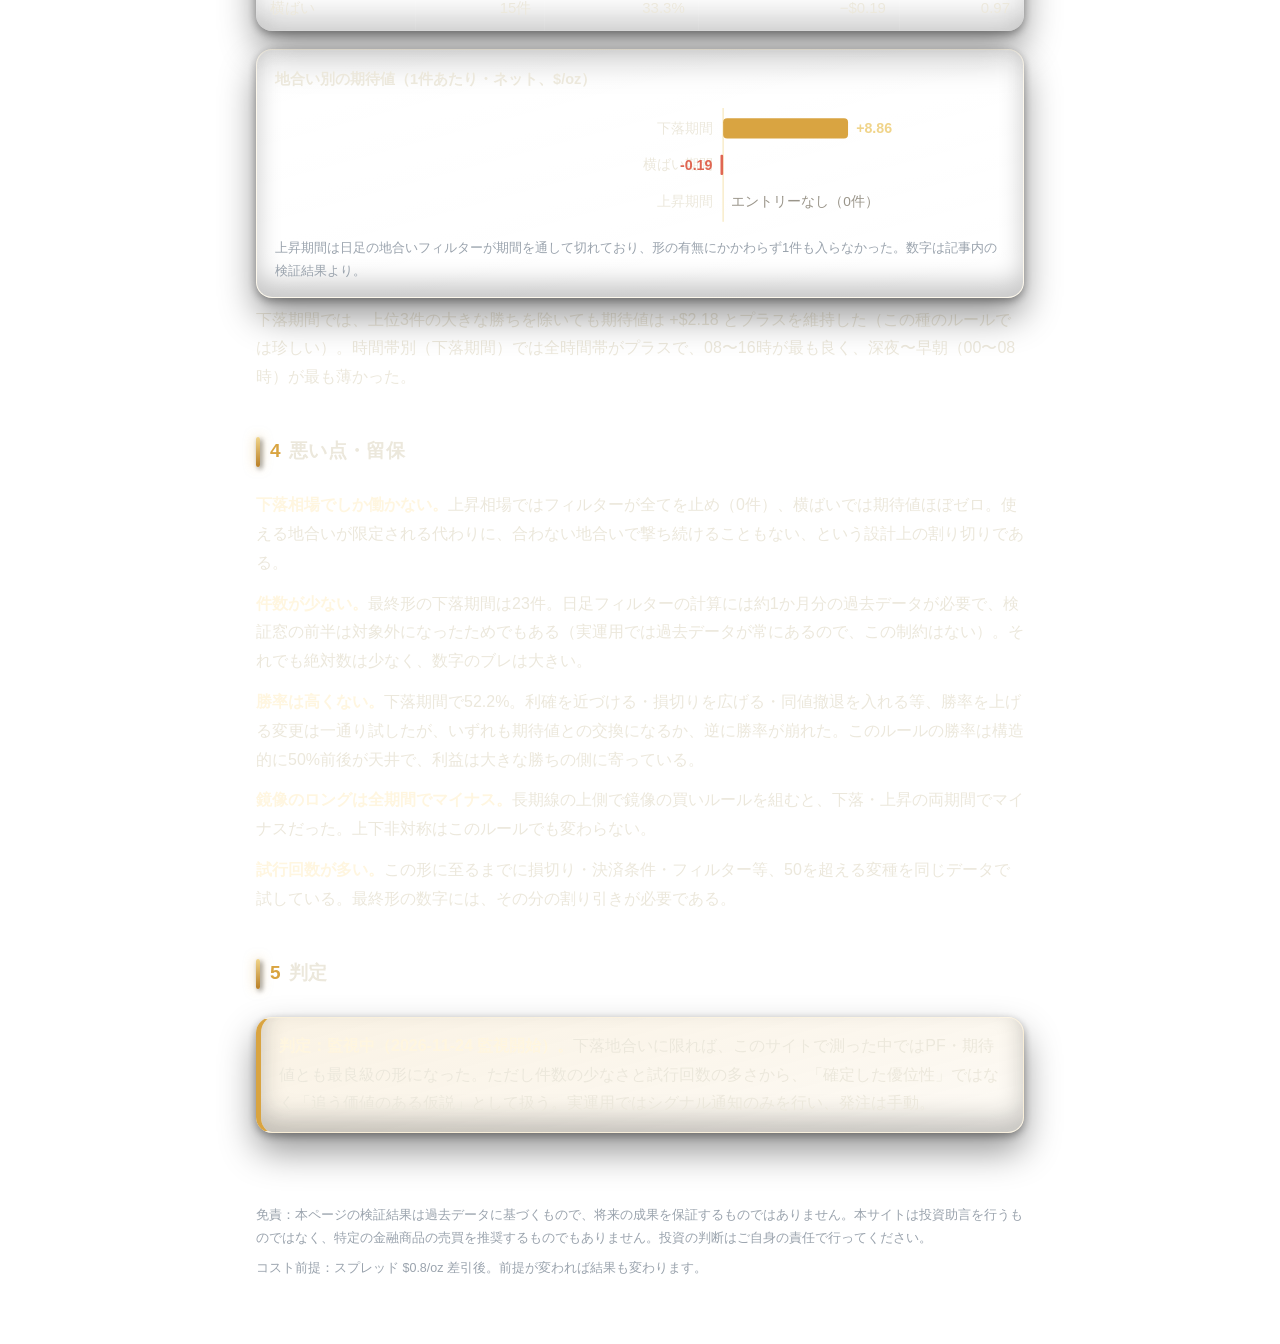
<file: sma200-second.html>
<!DOCTYPE html>
<html lang="ja">
<head>
<meta charset="utf-8">
<meta name="viewport" content="width=device-width, initial-scale=1">
<title>金1分足 長期線下・MACD2度目ピークのショート | 検証ラボ</title>
<meta name="description" content="金1分足で長期移動平均線の下側にいる間、MACDの2度目のピークを売るルールの検証結果。下落期間で期待値+$8.86/件・勝率52.2%（23件）、上昇期間はエントリー0件。">
<link rel="stylesheet" href="style.css">
</head>
<body>
<div id="tsparticles"></div>

<header class="site-header">
  <div class="wrap">
    <a class="site-name" href="index.html">検証ラボ</a>
    <p class="site-tagline">手法を固定ルールで測り、悪い結果も含めて全部載せる</p>
    <nav class="site-nav">
      <a href="index.html">トップ</a>
      <a href="index.html#toc">目次</a>
      <a href="index.html#articles">検証記事</a>
      <a href="roadmap.html">ロードマップ</a>
      <a href="journal.html">ジャーナル</a>
      <a href="index.html#levels">節目</a>
    </nav>
  </div>
</header>

<div class="wrap">

  <p class="pr-note">広告について：このページには広告（アフィリエイトリンク）が含まれる場合があります。リンク経由で申込・購入があった場合、運営者に報酬が発生することがあります。</p>
  <p class="page-updated">最終更新：2026年11月24日</p>

  <h1>金1分足 長期線下・MACD2度目ピークのショート <span class="verdict verdict-watch">監視中</span></h1>
  <p class="meta">対象：金スポットCFD（米ドル建て）／足型：1分足／指標：長期移動平均線＋MACDライン（確定足）</p>
  <p class="lead">長期移動平均線の下側で、MACDの最初の山は見送り、2度目に同じ高さまで戻したところを売るルール。下落・上昇・横ばいの3つの地合いで測り分けた結果、性格は「下落相場専用」とはっきりした。</p>
  <div class="kpi-row"><div class="kpi"><span class="kpi-v">+$8.86</span><span class="kpi-l">期待値（下落期間・1件）</span></div><div class="kpi"><span class="kpi-v">52.2%</span><span class="kpi-l">勝率（下落期間）</span></div><div class="kpi"><span class="kpi-v">23件</span><span class="kpi-l">件数（下落期間）</span></div><div class="kpi"><span class="kpi-v">3.69</span><span class="kpi-l">PF（下落期間）</span></div></div>


  <h2><span class="sec-no">1</span>ルール定義</h2>
  <p>エントリー：1分足で価格が長期移動平均線の下側にあり、その線が下向きの間だけを対象にする。MACDのプラス圏の山を1度目は「観察のみ」として記録し、マイナス圏を挟んで後の山がその高さに再到達した足の確定でショート（売り）。</p>
  <p>地合いフィルター：上位足（15分足）の長期線条件と、日足の地合い条件（前日終値と長期線の位置・向き）の両方を通ったときだけ入る。日足の条件が切れている間は、形ができても一切入らない。</p>
  <p>決済：MACDのマイナス圏の谷についても同じ「2度目」の考え方で決済する。損切りは固定幅（エントリー価格から一定ドル幅）で置く。</p>
  <p>正確なパラメータと手順（再現できるレベルの定義）は、購入者向けの『手法と検証データの解説』でのみ公開しています。</p>

  <h2><span class="sec-no">2</span>データと条件</h2>
  <div class="table-scroll">
  <table>
    <tr><th>項目</th><th>条件</th></tr>
    <tr><td>対象</td><td>金（米ドル建て、OKXの金連動パーペチュアルで代替測定）</td></tr>
    <tr><td>足型</td><td>1分足、確定足のみで判定</td></tr>
    <tr><td>期間</td><td>下落（2026-09-25〜11-24）・上昇（2025-11-24〜2026-01-24）・横ばい（2026-03-25〜05-23）、各60日</td></tr>
    <tr><td>コスト</td><td>スプレッド $0.8/oz を差し引いたネット成績</td></tr>
    <tr><td>エントリー</td><td>平日（JST）のみ、全時間帯</td></tr>
  </table>
  </div>

  <h2><span class="sec-no">3</span>結果（地合い別）</h2>
  <div class="table-scroll">
  <table>
    <tr><th>地合い</th><th class="num">件数</th><th class="num">勝率</th><th class="num">期待値/件</th><th class="num">PF</th></tr>
    <tr><td>下落</td><td class="num">23件</td><td class="num">52.2%</td><td class="num">+$8.86</td><td class="num">3.69</td></tr>
    <tr><td>上昇</td><td class="num">0件</td><td class="num">―</td><td class="num">―</td><td class="num">―</td></tr>
    <tr><td>横ばい</td><td class="num">15件</td><td class="num">33.3%</td><td class="num">−$0.19</td><td class="num">0.97</td></tr>
  </table>
  </div>
  <figure class="viz">
    <figcaption>地合い別の期待値（1件あたり・ネット、$/oz）</figcaption>
    <svg viewBox="0 0 720 124" role="img" aria-label="棒グラフ"><line x1="442.0" y1="6" x2="442.0" y2="118" stroke="rgba(240,212,138,0.45)" stroke-width="1.5"/><text x="432" y="30.5" text-anchor="end" font-size="13.5" fill="#ece8dc">下落期間</text><rect x="442.0" y="16.0" width="123.2" height="20" rx="4" fill="#d9a441"/><text x="573.2" y="31.0" text-anchor="start" font-size="14" font-weight="700" fill="#f0d48a">+8.86</text><text x="432" y="66.5" text-anchor="end" font-size="13.5" fill="#ece8dc">横ばい期間</text><rect x="439.4" y="52.0" width="2.6" height="20" rx="1" fill="#e06652"/><text x="431.4" y="67.0" text-anchor="end" font-size="14" font-weight="700" fill="#e06652">-0.19</text><text x="432" y="102.5" text-anchor="end" font-size="13.5" fill="#ece8dc">上昇期間</text><text x="450" y="103.0" text-anchor="start" font-size="13.5" fill="#9a958a">エントリーなし（0件）</text></svg>
    <p class="viz-note">上昇期間は日足の地合いフィルターが期間を通して切れており、形の有無にかかわらず1件も入らなかった。数字は記事内の検証結果より。</p>
  </figure>

  <p>下落期間では、上位3件の大きな勝ちを除いても期待値は +$2.18 とプラスを維持した（この種のルールでは珍しい）。時間帯別（下落期間）では全時間帯がプラスで、08〜16時が最も良く、深夜〜早朝（00〜08時）が最も薄かった。</p>

  <h2><span class="sec-no">4</span>悪い点・留保</h2>
  <p><strong>下落相場でしか働かない。</strong>上昇相場ではフィルターが全てを止め（0件）、横ばいでは期待値ほぼゼロ。使える地合いが限定される代わりに、合わない地合いで撃ち続けることもない、という設計上の割り切りである。</p>
  <p><strong>件数が少ない。</strong>最終形の下落期間は23件。日足フィルターの計算には約1か月分の過去データが必要で、検証窓の前半は対象外になったためでもある（実運用では過去データが常にあるので、この制約はない）。それでも絶対数は少なく、数字のブレは大きい。</p>
  <p><strong>勝率は高くない。</strong>下落期間で52.2%。利確を近づける・損切りを広げる・同値撤退を入れる等、勝率を上げる変更は一通り試したが、いずれも期待値との交換になるか、逆に勝率が崩れた。このルールの勝率は構造的に50%前後が天井で、利益は大きな勝ちの側に寄っている。</p>
  <p><strong>鏡像のロングは全期間でマイナス。</strong>長期線の上側で鏡像の買いルールを組むと、下落・上昇の両期間でマイナスだった。上下非対称はこのルールでも変わらない。</p>
  <p><strong>試行回数が多い。</strong>この形に至るまでに損切り・決済条件・フィルター等、50を超える変種を同じデータで試している。最終形の数字には、その分の割り引きが必要である。</p>

  <h2><span class="sec-no">5</span>判定</h2>
  <div class="verdict-box">
    <p><strong>判定：監視中（2026-11-24 監視開始）。</strong>下落地合いに限れば、このサイトで測った中ではPF・期待値とも最良級の形になった。ただし件数の少なさと試行回数の多さから、「確定した優位性」ではなく「追う価値のある仮説」として扱う。実運用ではシグナル通知のみを行い、発注は手動。</p>
  </div>

  <!-- AFFILIATE: book-link (未設定: テクニカル分析の書籍リンク枠) -->

  <footer class="site-footer">
    <p>免責：本ページの検証結果は過去データに基づくもので、将来の成果を保証するものではありません。本サイトは投資助言を行うものではなく、特定の金融商品の売買を推奨するものでもありません。投資の判断はご自身の責任で行ってください。</p>
    <p>コスト前提：スプレッド $0.8/oz 差引後。前提が変われば結果も変わります。</p>
  </footer>

</div>
<script src="particles.bundle.js"></script>
<script src="fx.js"></script>
</body>
</html>
</file>
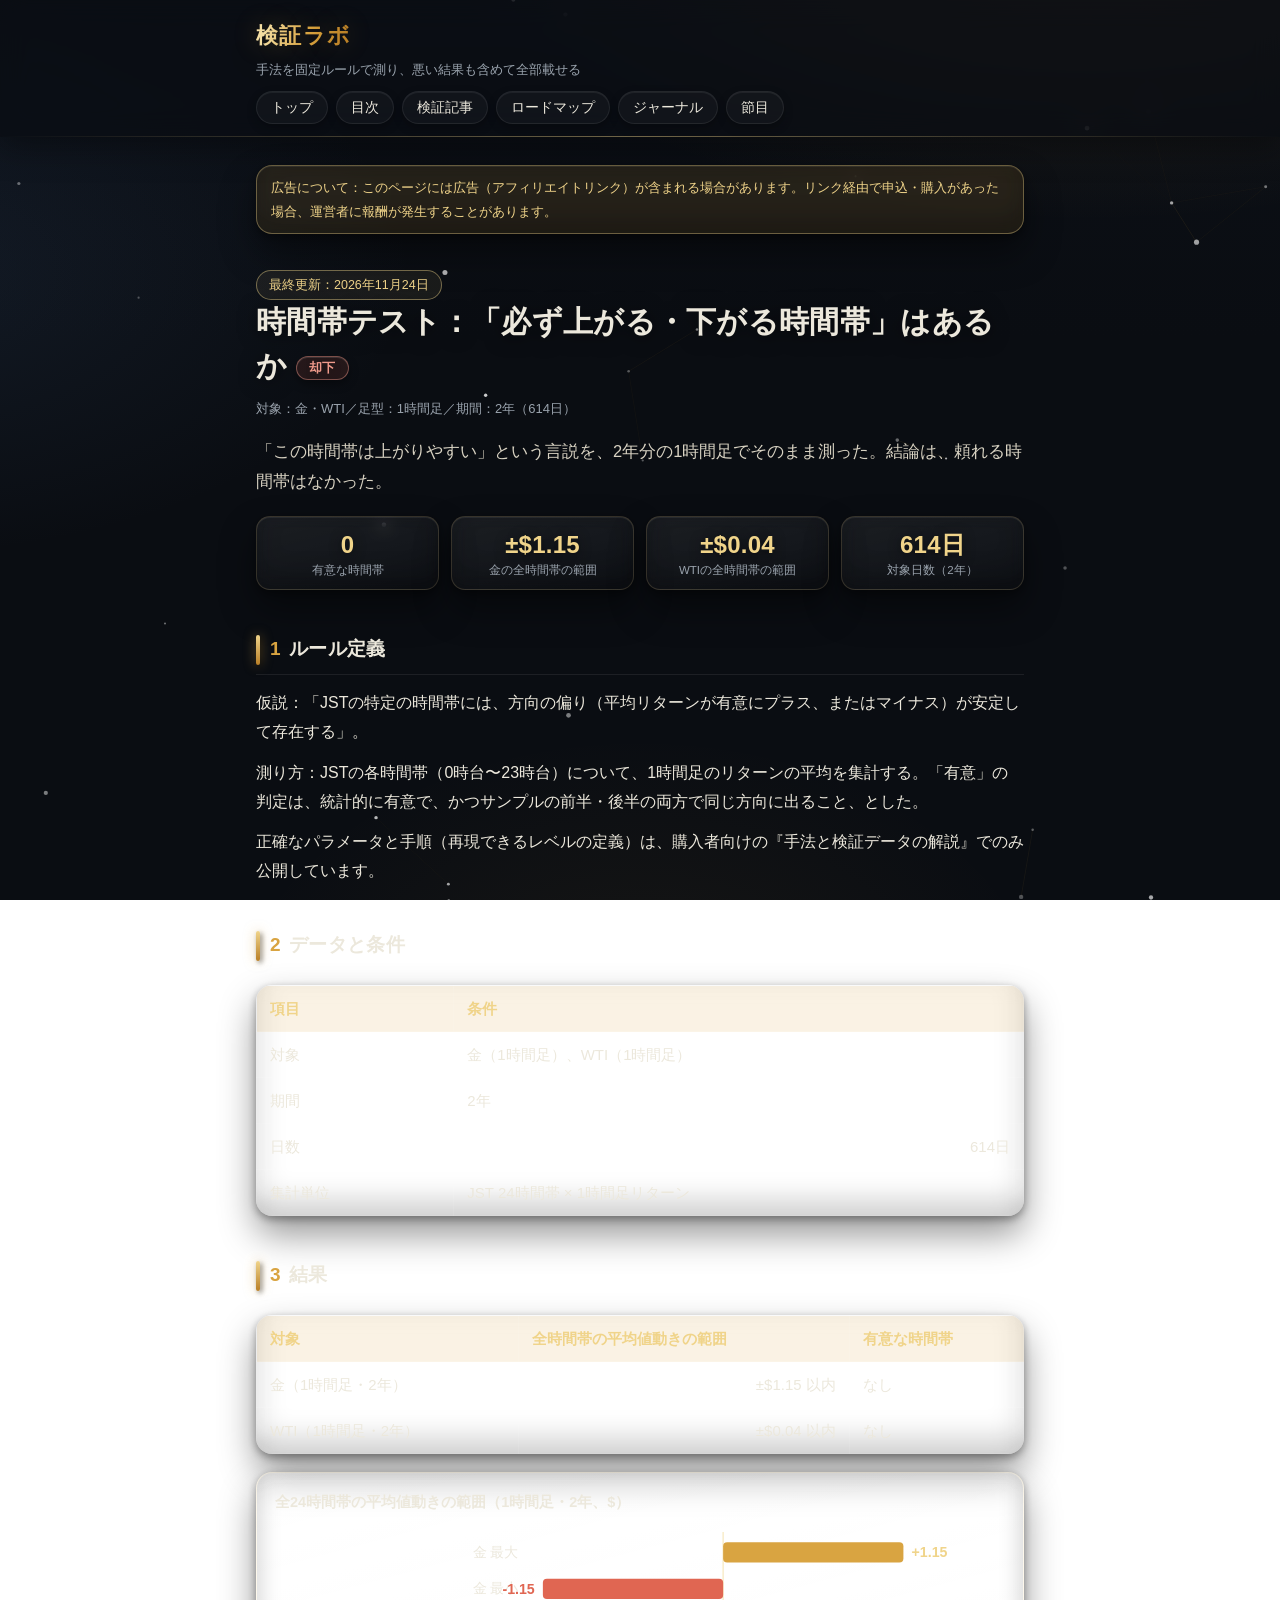
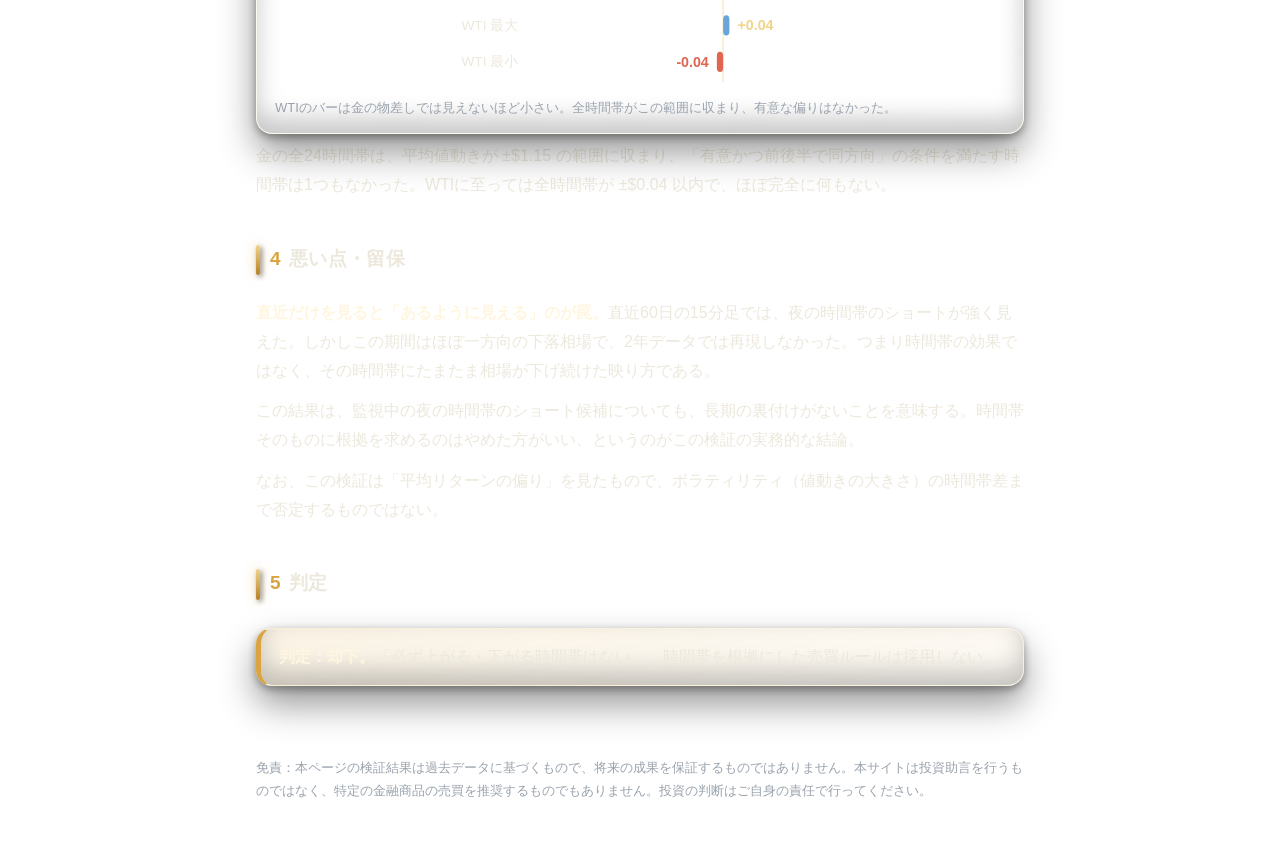
<file: time-of-day.html>
<!DOCTYPE html>
<html lang="ja">
<head>
<meta charset="utf-8">
<meta name="viewport" content="width=device-width, initial-scale=1">
<title>時間帯テスト：「必ず上がる・下がる時間帯」はあるか | 検証ラボ</title>
<meta name="description" content="金1時間足・2年（614日）でJST各時間帯の平均値動きを測った検証。全時間帯±$1.15以内で、有意な時間帯はなかった。">
<link rel="stylesheet" href="style.css">
</head>
<body>
<div id="tsparticles"></div>

<header class="site-header">
  <div class="wrap">
    <a class="site-name" href="index.html">検証ラボ</a>
    <p class="site-tagline">手法を固定ルールで測り、悪い結果も含めて全部載せる</p>
    <nav class="site-nav">
      <a href="index.html">トップ</a>
      <a href="index.html#toc">目次</a>
      <a href="index.html#articles">検証記事</a>
      <a href="roadmap.html">ロードマップ</a>
      <a href="journal.html">ジャーナル</a>
      <a href="index.html#levels">節目</a>
    </nav>
  </div>
</header>

<div class="wrap">

  <p class="pr-note">広告について：このページには広告（アフィリエイトリンク）が含まれる場合があります。リンク経由で申込・購入があった場合、運営者に報酬が発生することがあります。</p>
  <p class="page-updated">最終更新：2026年11月24日</p>

  <h1>時間帯テスト：「必ず上がる・下がる時間帯」はあるか <span class="verdict verdict-reject">却下</span></h1>
  <p class="meta">対象：金・WTI／足型：1時間足／期間：2年（614日）</p>
  <p class="lead">「この時間帯は上がりやすい」という言説を、2年分の1時間足でそのまま測った。結論は、頼れる時間帯はなかった。</p>
  <div class="kpi-row"><div class="kpi"><span class="kpi-v">0</span><span class="kpi-l">有意な時間帯</span></div><div class="kpi"><span class="kpi-v">±$1.15</span><span class="kpi-l">金の全時間帯の範囲</span></div><div class="kpi"><span class="kpi-v">±$0.04</span><span class="kpi-l">WTIの全時間帯の範囲</span></div><div class="kpi"><span class="kpi-v">614日</span><span class="kpi-l">対象日数（2年）</span></div></div>


  <h2><span class="sec-no">1</span>ルール定義</h2>
  <p>仮説：「JSTの特定の時間帯には、方向の偏り（平均リターンが有意にプラス、またはマイナス）が安定して存在する」。</p>
  <p>測り方：JSTの各時間帯（0時台〜23時台）について、1時間足のリターンの平均を集計する。「有意」の判定は、統計的に有意で、かつサンプルの前半・後半の両方で同じ方向に出ること、とした。</p>
  <p>正確なパラメータと手順（再現できるレベルの定義）は、購入者向けの『手法と検証データの解説』でのみ公開しています。</p>

  <h2><span class="sec-no">2</span>データと条件</h2>
  <div class="table-scroll">
  <table>
    <tr><th>項目</th><th>条件</th></tr>
    <tr><td>対象</td><td>金（1時間足）、WTI（1時間足）</td></tr>
    <tr><td>期間</td><td>2年</td></tr>
    <tr><td>日数</td><td class="num">614日</td></tr>
    <tr><td>集計単位</td><td>JST 24時間帯 × 1時間足リターン</td></tr>
  </table>
  </div>

  <h2><span class="sec-no">3</span>結果</h2>
  <div class="table-scroll">
  <table>
    <tr><th>対象</th><th>全時間帯の平均値動きの範囲</th><th>有意な時間帯</th></tr>
    <tr><td>金（1時間足・2年）</td><td class="num">±$1.15 以内</td><td>なし</td></tr>
    <tr><td>WTI（1時間足・2年）</td><td class="num">±$0.04 以内</td><td>なし</td></tr>
  </table>
  </div>
  <figure class="viz">
    <figcaption>全24時間帯の平均値動きの範囲（1時間足・2年、$）</figcaption>
    <svg viewBox="0 0 720 160" role="img" aria-label="棒グラフ"><line x1="250.0" y1="8" x2="250.0" y2="152" stroke="rgba(255,255,255,0.08)" stroke-width="1"/><line x1="442.0" y1="8" x2="442.0" y2="152" stroke="rgba(255,255,255,0.08)" stroke-width="1"/><line x1="634.0" y1="8" x2="634.0" y2="152" stroke="rgba(255,255,255,0.08)" stroke-width="1"/><line x1="442.0" y1="6" x2="442.0" y2="154" stroke="rgba(240,212,138,0.45)" stroke-width="1.5"/><text x="240" y="30.5" text-anchor="end" font-size="13.5" fill="#ece8dc">金 最大</text><rect x="442.0" y="16.0" width="177.8" height="20" rx="4" fill="#d9a441"/><text x="627.8" y="31.0" text-anchor="start" font-size="14" font-weight="700" fill="#f0d48a">+1.15</text><text x="240" y="66.5" text-anchor="end" font-size="13.5" fill="#ece8dc">金 最小</text><rect x="264.2" y="52.0" width="177.8" height="20" rx="4" fill="#e06652"/><text x="256.2" y="67.0" text-anchor="end" font-size="14" font-weight="700" fill="#e06652">-1.15</text><text x="240" y="102.5" text-anchor="end" font-size="13.5" fill="#ece8dc">WTI 最大</text><rect x="442.0" y="88.0" width="6.2" height="20" rx="4" fill="#6aa5d8"/><text x="456.2" y="103.0" text-anchor="start" font-size="14" font-weight="700" fill="#f0d48a">+0.04</text><text x="240" y="138.5" text-anchor="end" font-size="13.5" fill="#ece8dc">WTI 最小</text><rect x="435.8" y="124.0" width="6.2" height="20" rx="4" fill="#e06652"/><text x="427.8" y="139.0" text-anchor="end" font-size="14" font-weight="700" fill="#e06652">-0.04</text></svg>
    <p class="viz-note">WTIのバーは金の物差しでは見えないほど小さい。全時間帯がこの範囲に収まり、有意な偏りはなかった。</p>
  </figure>

  <p>金の全24時間帯は、平均値動きが ±$1.15 の範囲に収まり、「有意かつ前後半で同方向」の条件を満たす時間帯は1つもなかった。WTIに至っては全時間帯が ±$0.04 以内で、ほぼ完全に何もない。</p>

  <h2><span class="sec-no">4</span>悪い点・留保</h2>
  <p><strong>直近だけを見ると「あるように見える」のが罠。</strong>直近60日の15分足では、夜の時間帯のショートが強く見えた。しかしこの期間はほぼ一方向の下落相場で、2年データでは再現しなかった。つまり時間帯の効果ではなく、その時間帯にたまたま相場が下げ続けた映り方である。</p>
  <p>この結果は、監視中の夜の時間帯のショート候補についても、長期の裏付けがないことを意味する。時間帯そのものに根拠を求めるのはやめた方がいい、というのがこの検証の実務的な結論。</p>
  <p>なお、この検証は「平均リターンの偏り」を見たもので、ボラティリティ（値動きの大きさ）の時間帯差まで否定するものではない。</p>

  <h2><span class="sec-no">5</span>判定</h2>
  <div class="verdict-box">
    <p><strong>判定：却下。</strong>「必ず上がる・下がる時間帯はない」。時間帯を根拠にした売買ルールは採用しない。</p>
  </div>

  <!-- AFFILIATE: book-link (未設定: テクニカル分析の書籍リンク枠) -->

  <footer class="site-footer">
    <p>免責：本ページの検証結果は過去データに基づくもので、将来の成果を保証するものではありません。本サイトは投資助言を行うものではなく、特定の金融商品の売買を推奨するものでもありません。投資の判断はご自身の責任で行ってください。</p>
  </footer>

</div>
<script src="particles.bundle.js"></script>
<script src="fx.js"></script>
</body>
</html>
</file>
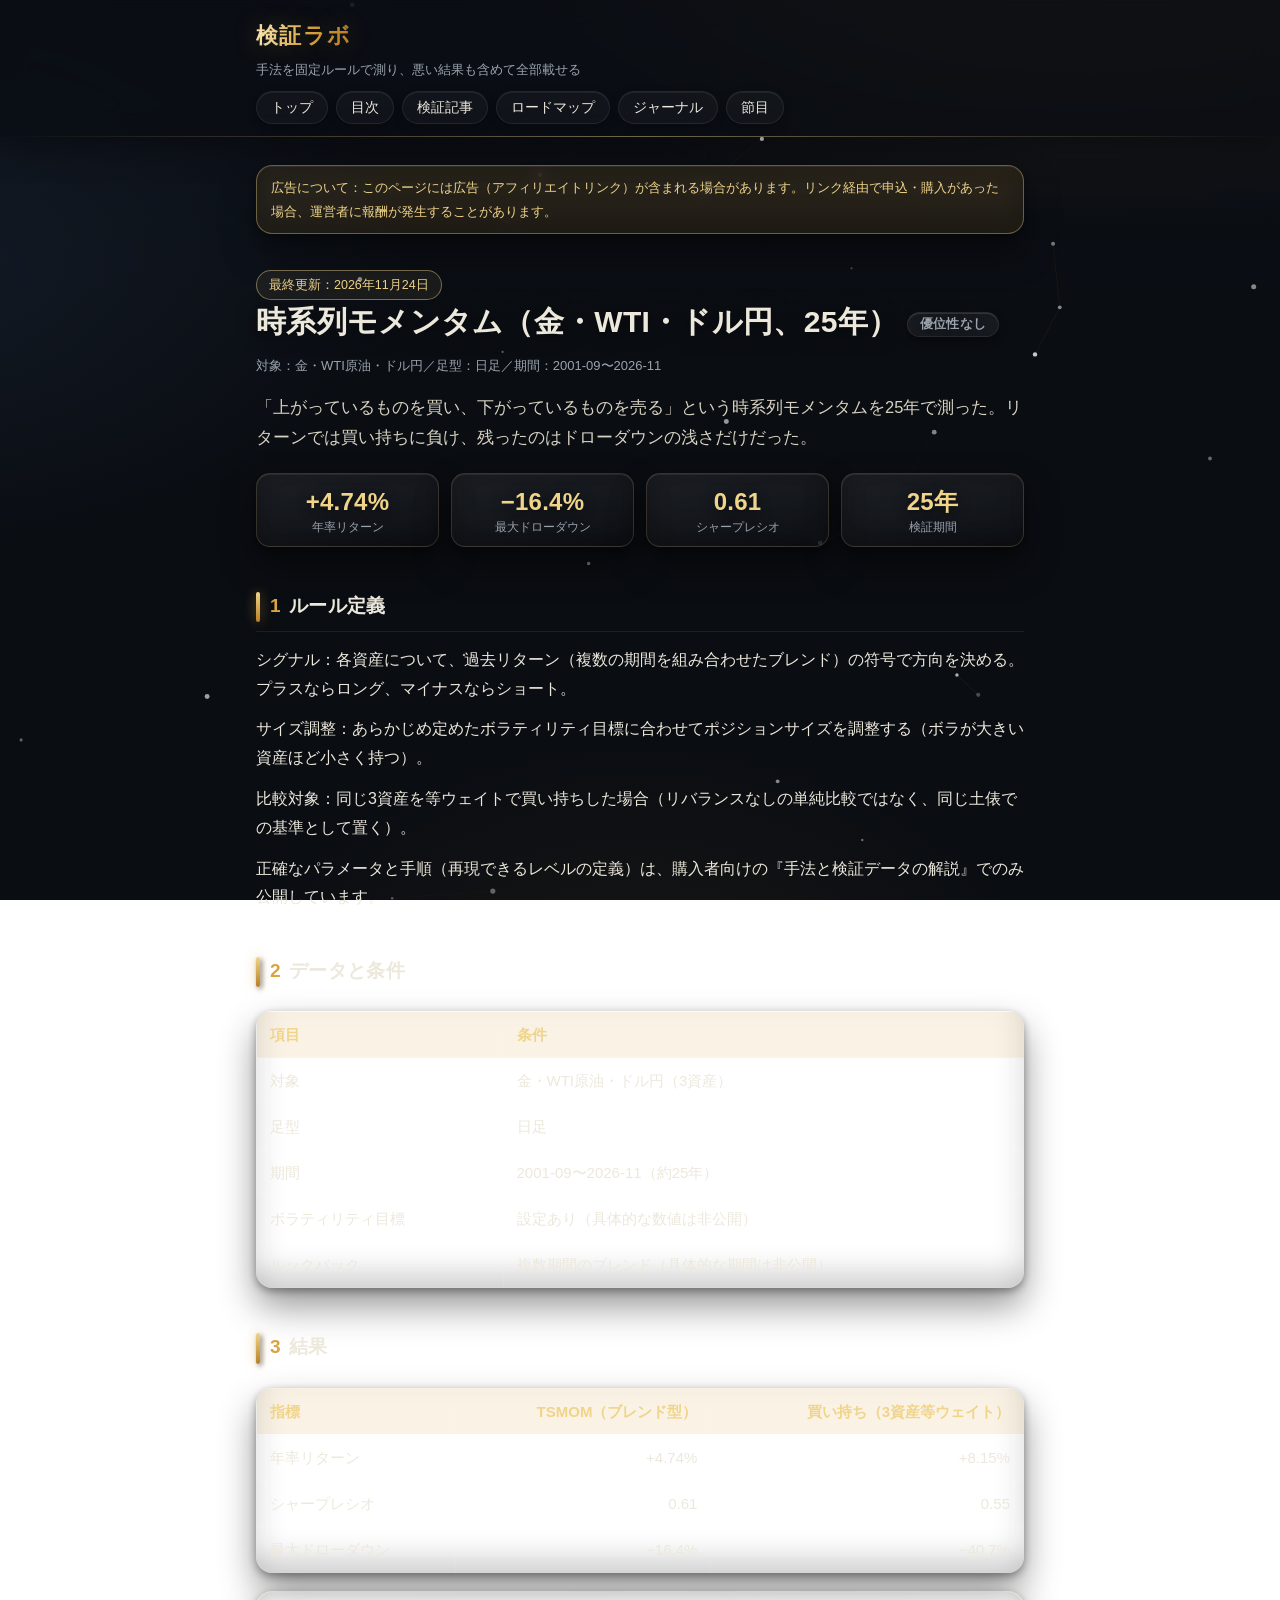
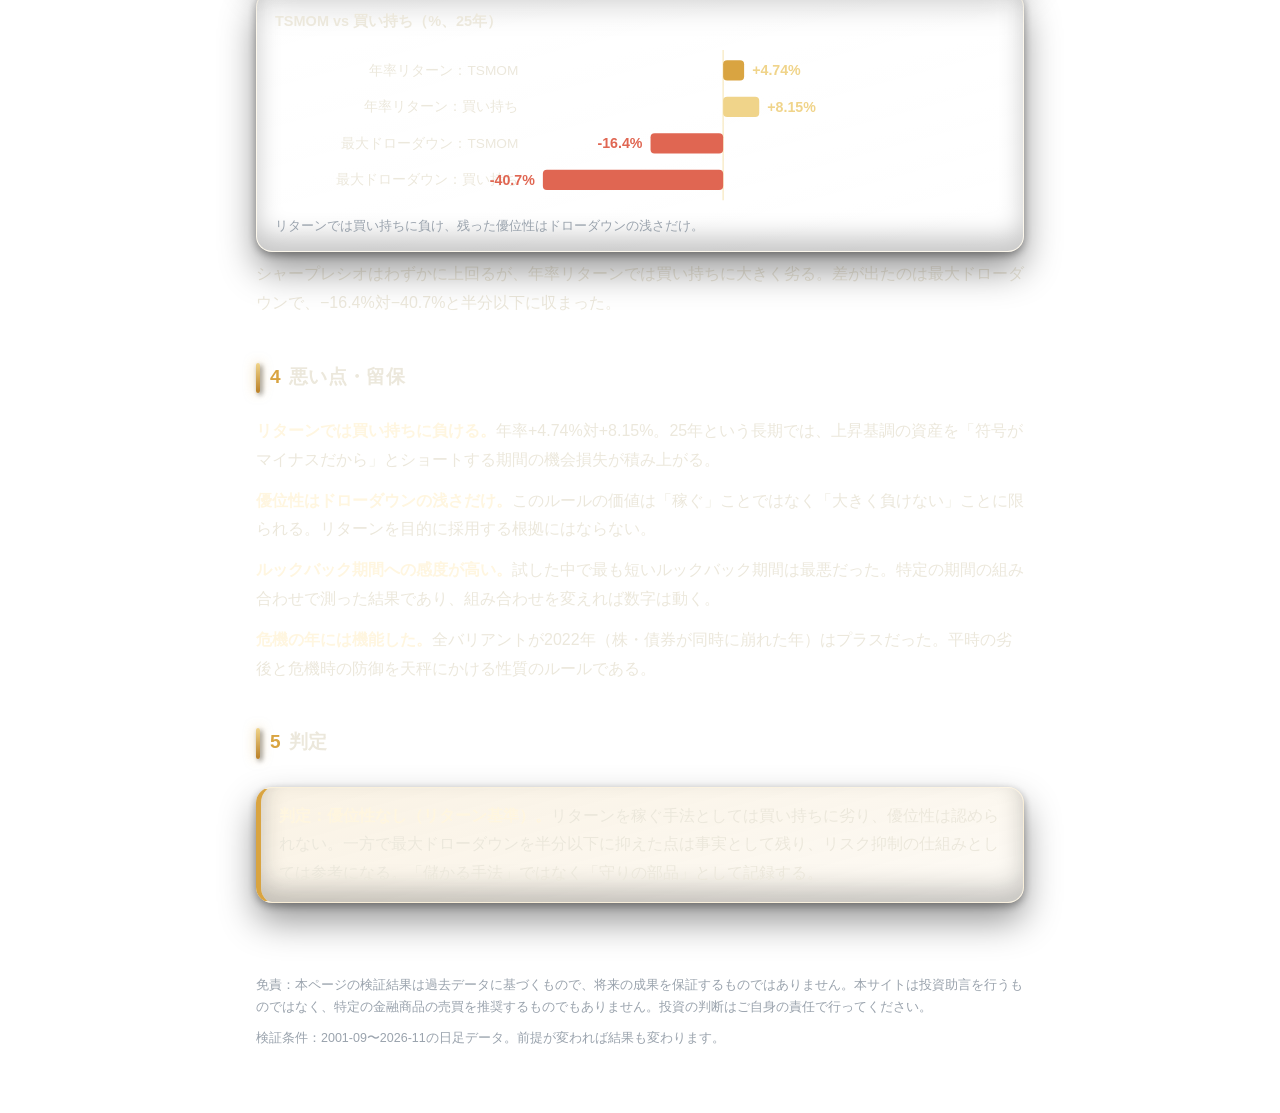
<file: tsmom.html>
<!DOCTYPE html>
<html lang="ja">
<head>
<meta charset="utf-8">
<meta name="viewport" content="width=device-width, initial-scale=1">
<title>時系列モメンタム（金・WTI・ドル円、25年） | 検証ラボ</title>
<meta name="description" content="金・WTI・ドル円の日足で時系列モメンタムを25年検証。年率+4.74%・最大DD−16.4%。買い持ちは年率+8.15%・最大DD−40.7%。">
<link rel="stylesheet" href="style.css">
</head>
<body>
<div id="tsparticles"></div>

<header class="site-header">
  <div class="wrap">
    <a class="site-name" href="index.html">検証ラボ</a>
    <p class="site-tagline">手法を固定ルールで測り、悪い結果も含めて全部載せる</p>
    <nav class="site-nav">
      <a href="index.html">トップ</a>
      <a href="index.html#toc">目次</a>
      <a href="index.html#articles">検証記事</a>
      <a href="roadmap.html">ロードマップ</a>
      <a href="journal.html">ジャーナル</a>
      <a href="index.html#levels">節目</a>
    </nav>
  </div>
</header>

<div class="wrap">

  <p class="pr-note">広告について：このページには広告（アフィリエイトリンク）が含まれる場合があります。リンク経由で申込・購入があった場合、運営者に報酬が発生することがあります。</p>
  <p class="page-updated">最終更新：2026年11月24日</p>

  <h1>時系列モメンタム（金・WTI・ドル円、25年） <span class="verdict verdict-none">優位性なし</span></h1>
  <p class="meta">対象：金・WTI原油・ドル円／足型：日足／期間：2001-09〜2026-11</p>
  <p class="lead">「上がっているものを買い、下がっているものを売る」という時系列モメンタムを25年で測った。リターンでは買い持ちに負け、残ったのはドローダウンの浅さだけだった。</p>
  <div class="kpi-row"><div class="kpi"><span class="kpi-v">+4.74%</span><span class="kpi-l">年率リターン</span></div><div class="kpi"><span class="kpi-v">−16.4%</span><span class="kpi-l">最大ドローダウン</span></div><div class="kpi"><span class="kpi-v">0.61</span><span class="kpi-l">シャープレシオ</span></div><div class="kpi"><span class="kpi-v">25年</span><span class="kpi-l">検証期間</span></div></div>


  <h2><span class="sec-no">1</span>ルール定義</h2>
  <p>シグナル：各資産について、過去リターン（複数の期間を組み合わせたブレンド）の符号で方向を決める。プラスならロング、マイナスならショート。</p>
  <p>サイズ調整：あらかじめ定めたボラティリティ目標に合わせてポジションサイズを調整する（ボラが大きい資産ほど小さく持つ）。</p>
  <p>比較対象：同じ3資産を等ウェイトで買い持ちした場合（リバランスなしの単純比較ではなく、同じ土俵での基準として置く）。</p>
  <p>正確なパラメータと手順（再現できるレベルの定義）は、購入者向けの『手法と検証データの解説』でのみ公開しています。</p>

  <h2><span class="sec-no">2</span>データと条件</h2>
  <div class="table-scroll">
  <table>
    <tr><th>項目</th><th>条件</th></tr>
    <tr><td>対象</td><td>金・WTI原油・ドル円（3資産）</td></tr>
    <tr><td>足型</td><td>日足</td></tr>
    <tr><td>期間</td><td>2001-09〜2026-11（約25年）</td></tr>
    <tr><td>ボラティリティ目標</td><td>設定あり（具体的な数値は非公開）</td></tr>
    <tr><td>ルックバック</td><td>複数期間のブレンド（具体的な期間は非公開）</td></tr>
  </table>
  </div>

  <h2><span class="sec-no">3</span>結果</h2>
  <div class="table-scroll">
  <table>
    <tr><th>指標</th><th class="num">TSMOM（ブレンド型）</th><th class="num">買い持ち（3資産等ウェイト）</th></tr>
    <tr><td>年率リターン</td><td class="num">+4.74%</td><td class="num">+8.15%</td></tr>
    <tr><td>シャープレシオ</td><td class="num">0.61</td><td class="num">0.55</td></tr>
    <tr><td>最大ドローダウン</td><td class="num">−16.4%</td><td class="num">−40.7%</td></tr>
  </table>
  </div>
  <figure class="viz">
    <figcaption>TSMOM vs 買い持ち（%、25年）</figcaption>
    <svg viewBox="0 0 720 160" role="img" aria-label="棒グラフ"><line x1="250.0" y1="8" x2="250.0" y2="152" stroke="rgba(255,255,255,0.08)" stroke-width="1"/><line x1="442.0" y1="8" x2="442.0" y2="152" stroke="rgba(255,255,255,0.08)" stroke-width="1"/><line x1="634.0" y1="8" x2="634.0" y2="152" stroke="rgba(255,255,255,0.08)" stroke-width="1"/><line x1="442.0" y1="6" x2="442.0" y2="154" stroke="rgba(240,212,138,0.45)" stroke-width="1.5"/><text x="240" y="30.5" text-anchor="end" font-size="13.5" fill="#ece8dc">年率リターン：TSMOM</text><rect x="442.0" y="16.0" width="20.7" height="20" rx="4" fill="#d9a441"/><text x="470.7" y="31.0" text-anchor="start" font-size="14" font-weight="700" fill="#f0d48a">+4.74%</text><text x="240" y="66.5" text-anchor="end" font-size="13.5" fill="#ece8dc">年率リターン：買い持ち</text><rect x="442.0" y="52.0" width="35.6" height="20" rx="4" fill="#f0d48a"/><text x="485.6" y="67.0" text-anchor="start" font-size="14" font-weight="700" fill="#f0d48a">+8.15%</text><text x="240" y="102.5" text-anchor="end" font-size="13.5" fill="#ece8dc">最大ドローダウン：TSMOM</text><rect x="370.4" y="88.0" width="71.6" height="20" rx="4" fill="#e06652"/><text x="362.4" y="103.0" text-anchor="end" font-size="14" font-weight="700" fill="#e06652">-16.4%</text><text x="240" y="138.5" text-anchor="end" font-size="13.5" fill="#ece8dc">最大ドローダウン：買い持ち</text><rect x="264.2" y="124.0" width="177.8" height="20" rx="4" fill="#e06652"/><text x="256.2" y="139.0" text-anchor="end" font-size="14" font-weight="700" fill="#e06652">-40.7%</text></svg>
    <p class="viz-note">リターンでは買い持ちに負け、残った優位性はドローダウンの浅さだけ。</p>
  </figure>

  <p>シャープレシオはわずかに上回るが、年率リターンでは買い持ちに大きく劣る。差が出たのは最大ドローダウンで、−16.4%対−40.7%と半分以下に収まった。</p>

  <h2><span class="sec-no">4</span>悪い点・留保</h2>
  <p><strong>リターンでは買い持ちに負ける。</strong>年率+4.74%対+8.15%。25年という長期では、上昇基調の資産を「符号がマイナスだから」とショートする期間の機会損失が積み上がる。</p>
  <p><strong>優位性はドローダウンの浅さだけ。</strong>このルールの価値は「稼ぐ」ことではなく「大きく負けない」ことに限られる。リターンを目的に採用する根拠にはならない。</p>
  <p><strong>ルックバック期間への感度が高い。</strong>試した中で最も短いルックバック期間は最悪だった。特定の期間の組み合わせで測った結果であり、組み合わせを変えれば数字は動く。</p>
  <p><strong>危機の年には機能した。</strong>全バリアントが2022年（株・債券が同時に崩れた年）はプラスだった。平時の劣後と危機時の防御を天秤にかける性質のルールである。</p>

  <h2><span class="sec-no">5</span>判定</h2>
  <div class="verdict-box">
    <p><strong>判定：優位性なし（リターン基準）。</strong>リターンを稼ぐ手法としては買い持ちに劣り、優位性は認められない。一方で最大ドローダウンを半分以下に抑えた点は事実として残り、リスク抑制の仕組みとしては参考になる。「儲かる手法」ではなく「守りの部品」として記録する。</p>
  </div>

  <!-- AFFILIATE: book-link (未設定: テクニカル分析の書籍リンク枠) -->

  <footer class="site-footer">
    <p>免責：本ページの検証結果は過去データに基づくもので、将来の成果を保証するものではありません。本サイトは投資助言を行うものではなく、特定の金融商品の売買を推奨するものでもありません。投資の判断はご自身の責任で行ってください。</p>
    <p>検証条件：2001-09〜2026-11の日足データ。前提が変われば結果も変わります。</p>
  </footer>

</div>
<script src="particles.bundle.js"></script>
<script src="fx.js"></script>
</body>
</html>
</file>
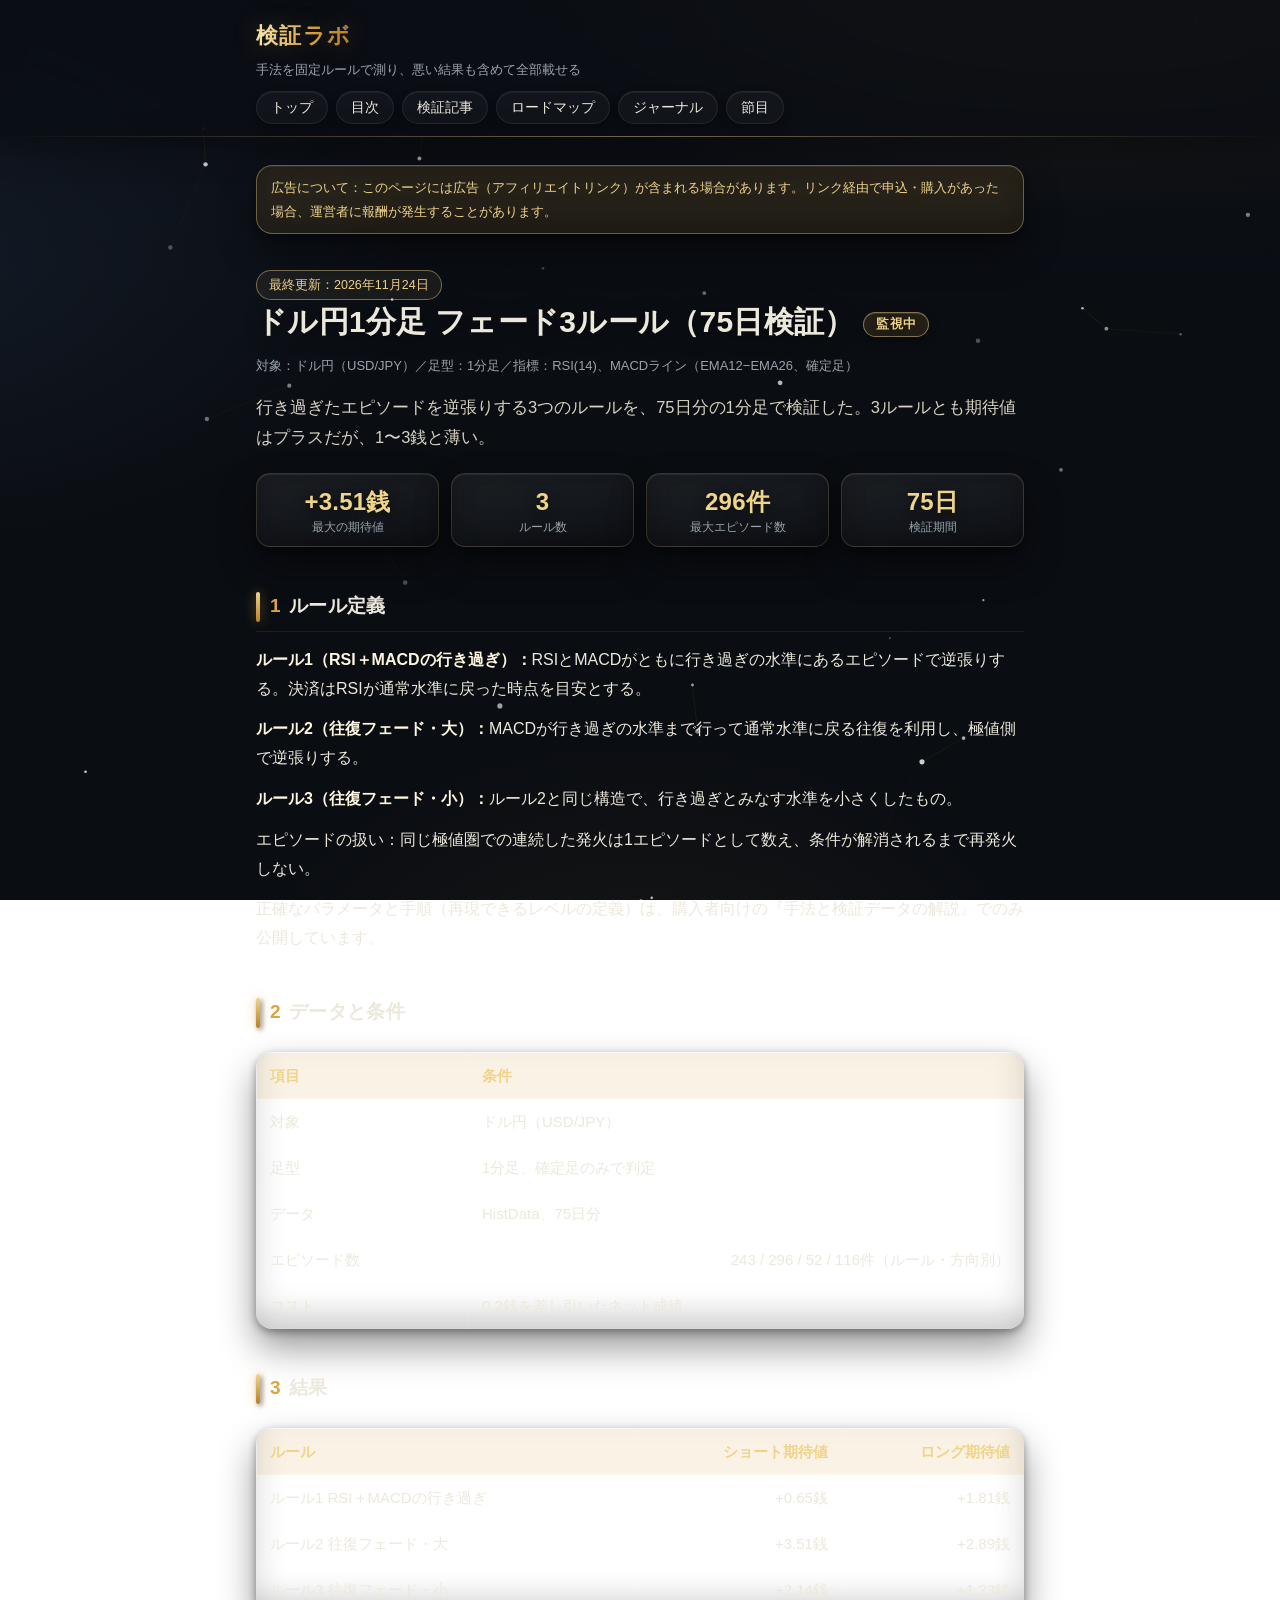
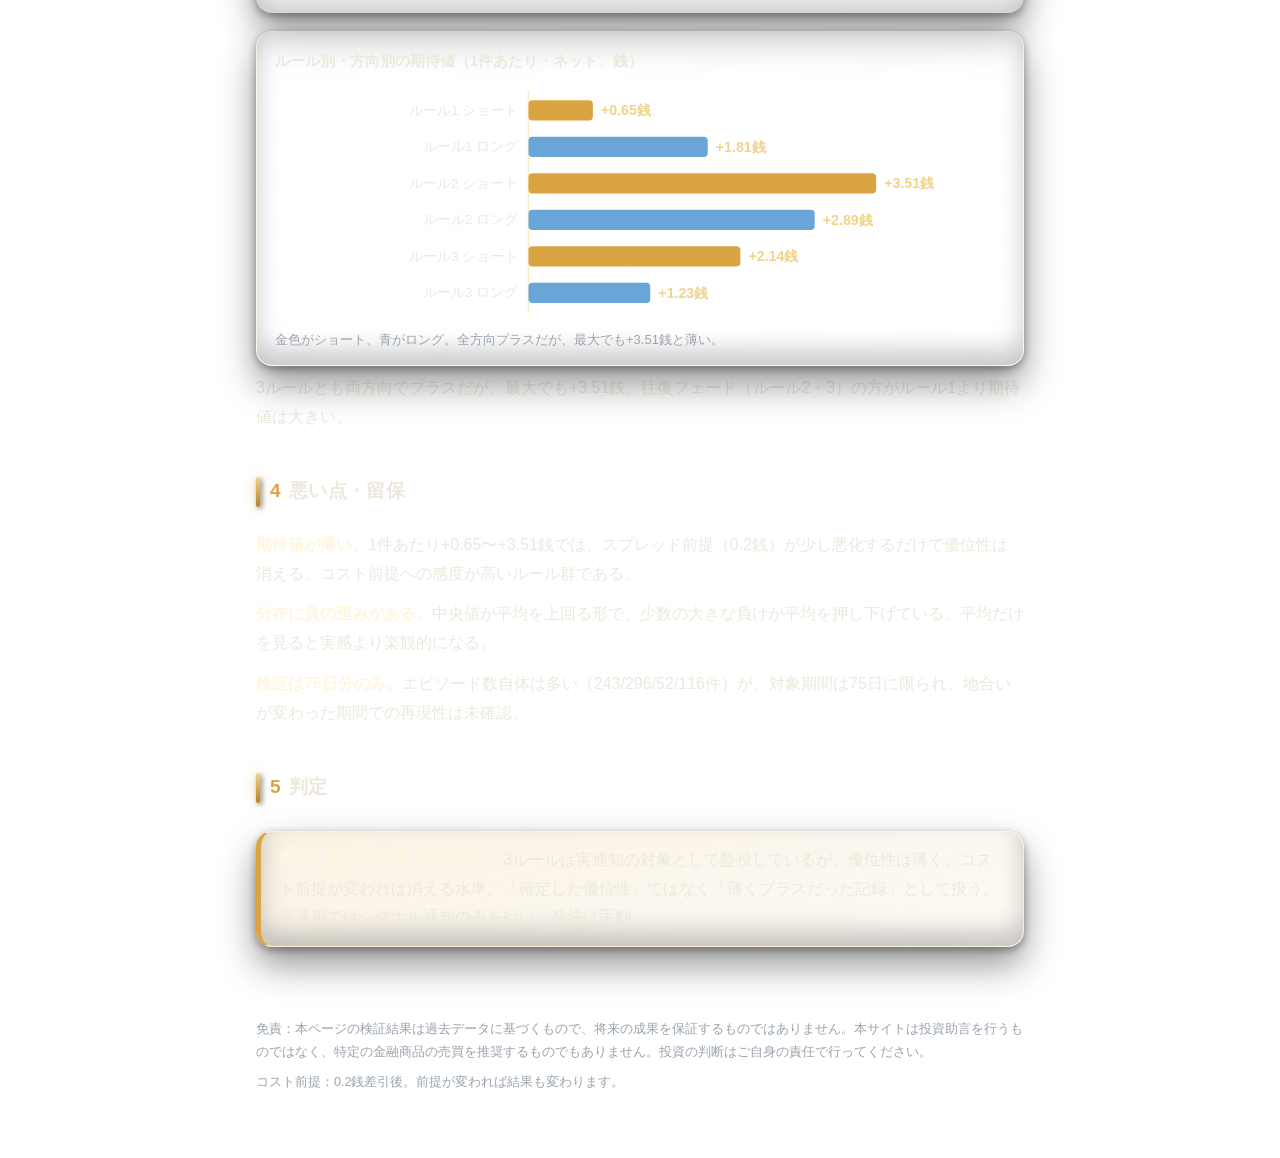
<file: usdjpy-1m.html>
<!DOCTYPE html>
<html lang="ja">
<head>
<meta charset="utf-8">
<meta name="viewport" content="width=device-width, initial-scale=1">
<title>ドル円1分足 フェード3ルール（75日検証） | 検証ラボ</title>
<meta name="description" content="ドル円1分足のRSI＋MACDエピソード逆張り3ルールを75日データで検証。期待値は+0.65〜+3.51銭と薄い（コスト0.2銭差引後）。">
<link rel="stylesheet" href="style.css">
</head>
<body>
<div id="tsparticles"></div>

<header class="site-header">
  <div class="wrap">
    <a class="site-name" href="index.html">検証ラボ</a>
    <p class="site-tagline">手法を固定ルールで測り、悪い結果も含めて全部載せる</p>
    <nav class="site-nav">
      <a href="index.html">トップ</a>
      <a href="index.html#toc">目次</a>
      <a href="index.html#articles">検証記事</a>
      <a href="roadmap.html">ロードマップ</a>
      <a href="journal.html">ジャーナル</a>
      <a href="index.html#levels">節目</a>
    </nav>
  </div>
</header>

<div class="wrap">

  <p class="pr-note">広告について：このページには広告（アフィリエイトリンク）が含まれる場合があります。リンク経由で申込・購入があった場合、運営者に報酬が発生することがあります。</p>
  <p class="page-updated">最終更新：2026年11月24日</p>

  <h1>ドル円1分足 フェード3ルール（75日検証） <span class="verdict verdict-watch">監視中</span></h1>
  <p class="meta">対象：ドル円（USD/JPY）／足型：1分足／指標：RSI(14)、MACDライン（EMA12−EMA26、確定足）</p>
  <p class="lead">行き過ぎたエピソードを逆張りする3つのルールを、75日分の1分足で検証した。3ルールとも期待値はプラスだが、1〜3銭と薄い。</p>
  <div class="kpi-row"><div class="kpi"><span class="kpi-v">+3.51銭</span><span class="kpi-l">最大の期待値</span></div><div class="kpi"><span class="kpi-v">3</span><span class="kpi-l">ルール数</span></div><div class="kpi"><span class="kpi-v">296件</span><span class="kpi-l">最大エピソード数</span></div><div class="kpi"><span class="kpi-v">75日</span><span class="kpi-l">検証期間</span></div></div>


  <h2><span class="sec-no">1</span>ルール定義</h2>
  <p><strong>ルール1（RSI＋MACDの行き過ぎ）：</strong>RSIとMACDがともに行き過ぎの水準にあるエピソードで逆張りする。決済はRSIが通常水準に戻った時点を目安とする。</p>
  <p><strong>ルール2（往復フェード・大）：</strong>MACDが行き過ぎの水準まで行って通常水準に戻る往復を利用し、極値側で逆張りする。</p>
  <p><strong>ルール3（往復フェード・小）：</strong>ルール2と同じ構造で、行き過ぎとみなす水準を小さくしたもの。</p>
  <p>エピソードの扱い：同じ極値圏での連続した発火は1エピソードとして数え、条件が解消されるまで再発火しない。</p>
  <p>正確なパラメータと手順（再現できるレベルの定義）は、購入者向けの『手法と検証データの解説』でのみ公開しています。</p>

  <h2><span class="sec-no">2</span>データと条件</h2>
  <div class="table-scroll">
  <table>
    <tr><th>項目</th><th>条件</th></tr>
    <tr><td>対象</td><td>ドル円（USD/JPY）</td></tr>
    <tr><td>足型</td><td>1分足、確定足のみで判定</td></tr>
    <tr><td>データ</td><td>HistData、75日分</td></tr>
    <tr><td>エピソード数</td><td class="num">243 / 296 / 52 / 116件（ルール・方向別）</td></tr>
    <tr><td>コスト</td><td>0.2銭を差し引いたネット成績</td></tr>
  </table>
  </div>

  <h2><span class="sec-no">3</span>結果</h2>
  <div class="table-scroll">
  <table>
    <tr><th>ルール</th><th class="num">ショート期待値</th><th class="num">ロング期待値</th></tr>
    <tr><td>ルール1 RSI＋MACDの行き過ぎ</td><td class="num">+0.65銭</td><td class="num">+1.81銭</td></tr>
    <tr><td>ルール2 往復フェード・大</td><td class="num">+3.51銭</td><td class="num">+2.89銭</td></tr>
    <tr><td>ルール3 往復フェード・小</td><td class="num">+2.14銭</td><td class="num">+1.23銭</td></tr>
  </table>
  </div>
  <figure class="viz">
    <figcaption>ルール別・方向別の期待値（1件あたり・ネット、銭）</figcaption>
    <svg viewBox="0 0 720 232" role="img" aria-label="棒グラフ"><line x1="250.0" y1="8" x2="250.0" y2="224" stroke="rgba(255,255,255,0.08)" stroke-width="1"/><line x1="634.0" y1="8" x2="634.0" y2="224" stroke="rgba(255,255,255,0.08)" stroke-width="1"/><line x1="250.0" y1="6" x2="250.0" y2="226" stroke="rgba(240,212,138,0.45)" stroke-width="1.5"/><text x="240" y="30.5" text-anchor="end" font-size="13.5" fill="#ece8dc">ルール1 ショート</text><rect x="250.0" y="16.0" width="63.5" height="20" rx="4" fill="#d9a441"/><text x="321.5" y="31.0" text-anchor="start" font-size="14" font-weight="700" fill="#f0d48a">+0.65銭</text><text x="240" y="66.5" text-anchor="end" font-size="13.5" fill="#ece8dc">ルール1 ロング</text><rect x="250.0" y="52.0" width="176.8" height="20" rx="4" fill="#6aa5d8"/><text x="434.8" y="67.0" text-anchor="start" font-size="14" font-weight="700" fill="#f0d48a">+1.81銭</text><text x="240" y="102.5" text-anchor="end" font-size="13.5" fill="#ece8dc">ルール2 ショート</text><rect x="250.0" y="88.0" width="342.9" height="20" rx="4" fill="#d9a441"/><text x="600.9" y="103.0" text-anchor="start" font-size="14" font-weight="700" fill="#f0d48a">+3.51銭</text><text x="240" y="138.5" text-anchor="end" font-size="13.5" fill="#ece8dc">ルール2 ロング</text><rect x="250.0" y="124.0" width="282.3" height="20" rx="4" fill="#6aa5d8"/><text x="540.3" y="139.0" text-anchor="start" font-size="14" font-weight="700" fill="#f0d48a">+2.89銭</text><text x="240" y="174.5" text-anchor="end" font-size="13.5" fill="#ece8dc">ルール3 ショート</text><rect x="250.0" y="160.0" width="209.0" height="20" rx="4" fill="#d9a441"/><text x="467.0" y="175.0" text-anchor="start" font-size="14" font-weight="700" fill="#f0d48a">+2.14銭</text><text x="240" y="210.5" text-anchor="end" font-size="13.5" fill="#ece8dc">ルール3 ロング</text><rect x="250.0" y="196.0" width="120.1" height="20" rx="4" fill="#6aa5d8"/><text x="378.1" y="211.0" text-anchor="start" font-size="14" font-weight="700" fill="#f0d48a">+1.23銭</text></svg>
    <p class="viz-note">金色がショート、青がロング。全方向プラスだが、最大でも+3.51銭と薄い。</p>
  </figure>

  <p>3ルールとも両方向でプラスだが、最大でも+3.51銭。往復フェード（ルール2・3）の方がルール1より期待値は大きい。</p>

  <h2><span class="sec-no">4</span>悪い点・留保</h2>
  <p><strong>期待値が薄い。</strong>1件あたり+0.65〜+3.51銭では、スプレッド前提（0.2銭）が少し悪化するだけで優位性は消える。コスト前提への感度が高いルール群である。</p>
  <p><strong>分布に負の歪みがある。</strong>中央値が平均を上回る形で、少数の大きな負けが平均を押し下げている。平均だけを見ると実感より楽観的になる。</p>
  <p><strong>検証は75日分のみ。</strong>エピソード数自体は多い（243/296/52/116件）が、対象期間は75日に限られ、地合いが変わった期間での再現性は未確認。</p>

  <h2><span class="sec-no">5</span>判定</h2>
  <div class="verdict-box">
    <p><strong>判定：監視中（薄い優位性）。</strong>3ルールは実通知の対象として監視しているが、優位性は薄く、コスト前提が変われば消える水準。「確定した優位性」ではなく「薄くプラスだった記録」として扱う。実運用ではシグナル通知のみを行い、発注は手動。</p>
  </div>

  <!-- AFFILIATE: book-link (未設定: テクニカル分析の書籍リンク枠) -->

  <footer class="site-footer">
    <p>免責：本ページの検証結果は過去データに基づくもので、将来の成果を保証するものではありません。本サイトは投資助言を行うものではなく、特定の金融商品の売買を推奨するものでもありません。投資の判断はご自身の責任で行ってください。</p>
    <p>コスト前提：0.2銭差引後。前提が変われば結果も変わります。</p>
  </footer>

</div>
<script src="particles.bundle.js"></script>
<script src="fx.js"></script>
</body>
</html>
</file>
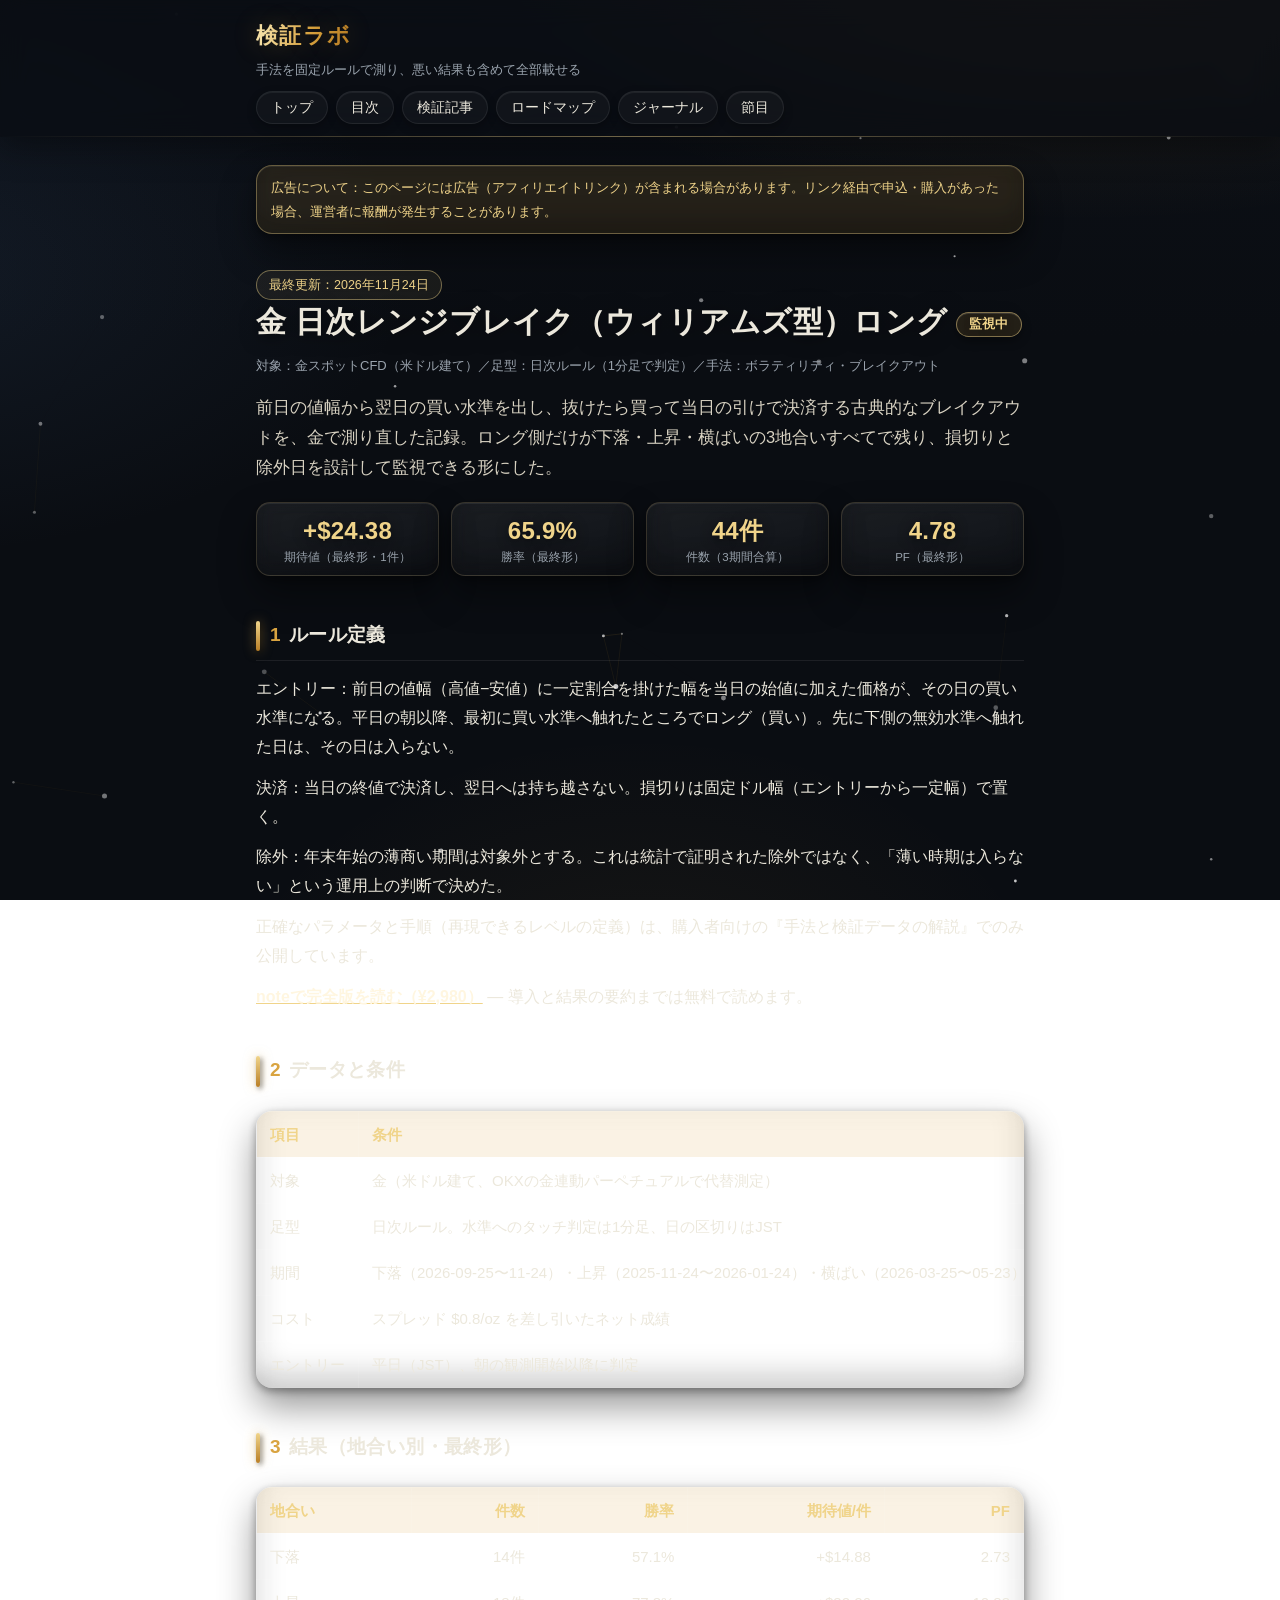
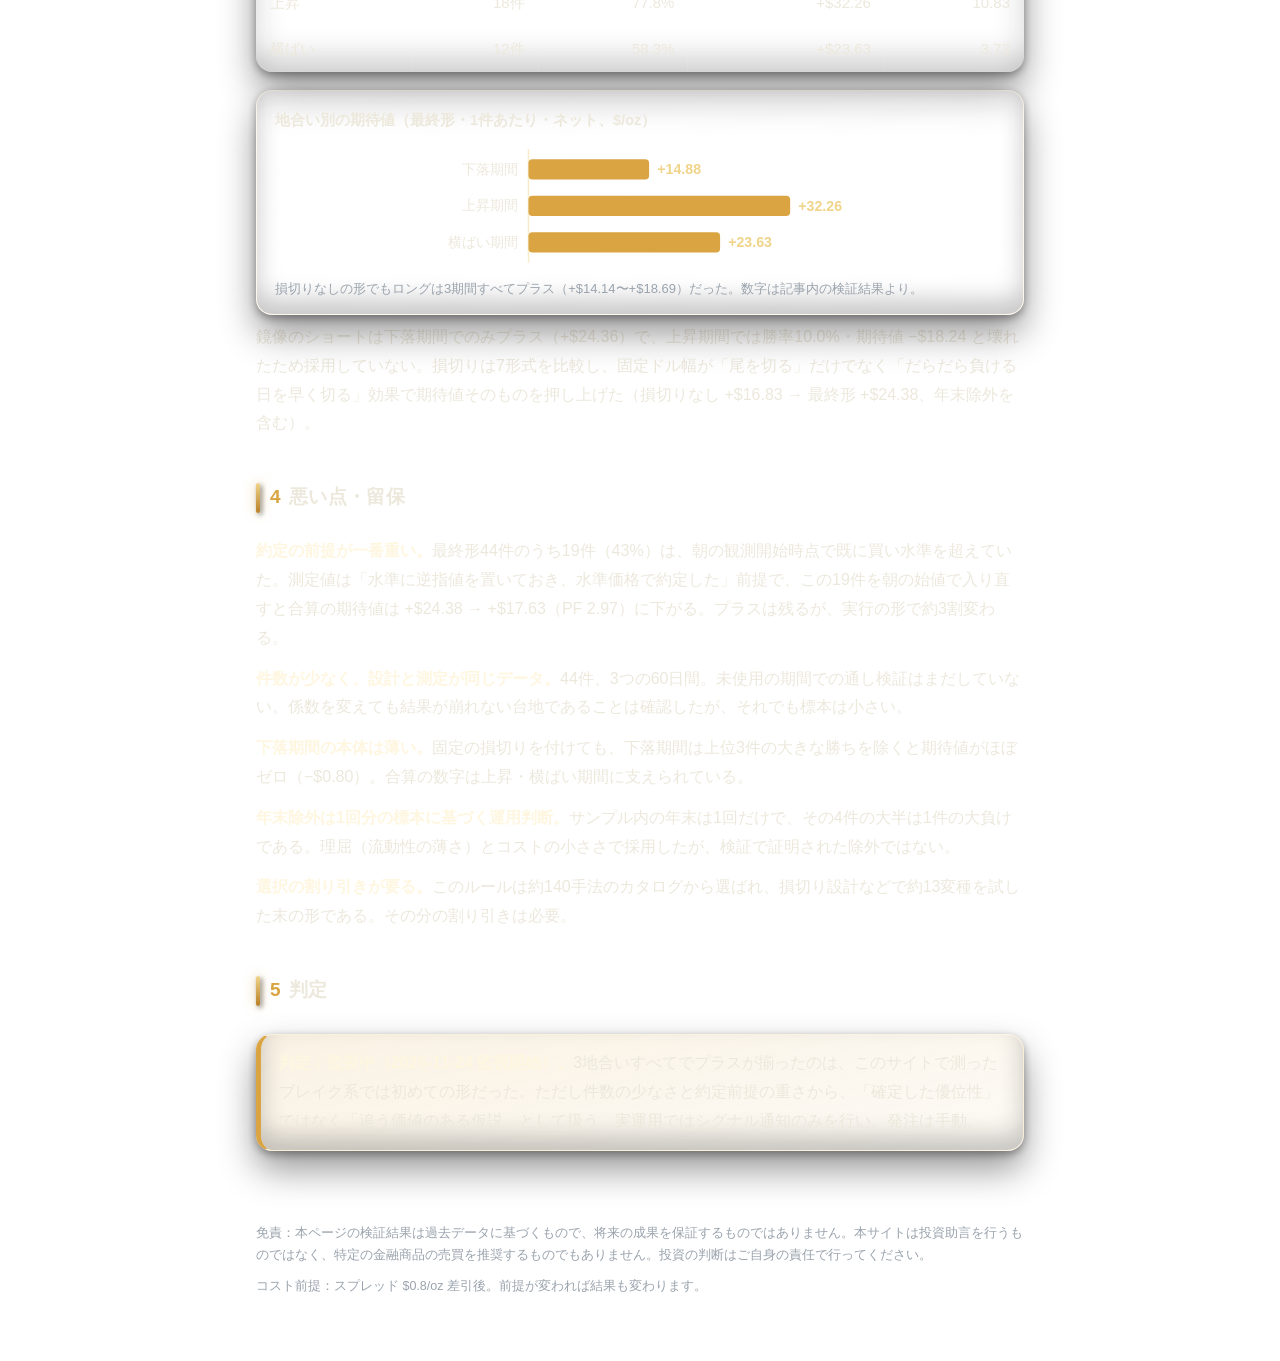
<file: williams-breakout.html>
<!DOCTYPE html>
<html lang="ja">
<head>
<meta charset="utf-8">
<meta name="viewport" content="width=device-width, initial-scale=1">
<title>金 日次レンジブレイク（ウィリアムズ型）ロング | 検証ラボ</title>
<meta name="description" content="ラリー・ウィリアムズのボラティリティ・ブレイクアウトを金で測り直した検証結果。最終形は期待値+$24.38/件・勝率65.9%（44件）、下落・上昇・横ばいの3地合いすべてでプラス。">
<link rel="stylesheet" href="style.css">
</head>
<body>
<div id="tsparticles"></div>

<header class="site-header">
  <div class="wrap">
    <a class="site-name" href="index.html">検証ラボ</a>
    <p class="site-tagline">手法を固定ルールで測り、悪い結果も含めて全部載せる</p>
    <nav class="site-nav">
      <a href="index.html">トップ</a>
      <a href="index.html#toc">目次</a>
      <a href="index.html#articles">検証記事</a>
      <a href="roadmap.html">ロードマップ</a>
      <a href="journal.html">ジャーナル</a>
      <a href="index.html#levels">節目</a>
    </nav>
  </div>
</header>

<div class="wrap">

  <p class="pr-note">広告について：このページには広告（アフィリエイトリンク）が含まれる場合があります。リンク経由で申込・購入があった場合、運営者に報酬が発生することがあります。</p>
  <p class="page-updated">最終更新：2026年11月24日</p>

  <h1>金 日次レンジブレイク（ウィリアムズ型）ロング <span class="verdict verdict-watch">監視中</span></h1>
  <p class="meta">対象：金スポットCFD（米ドル建て）／足型：日次ルール（1分足で判定）／手法：ボラティリティ・ブレイクアウト</p>
  <p class="lead">前日の値幅から翌日の買い水準を出し、抜けたら買って当日の引けで決済する古典的なブレイクアウトを、金で測り直した記録。ロング側だけが下落・上昇・横ばいの3地合いすべてで残り、損切りと除外日を設計して監視できる形にした。</p>
  <div class="kpi-row"><div class="kpi"><span class="kpi-v">+$24.38</span><span class="kpi-l">期待値（最終形・1件）</span></div><div class="kpi"><span class="kpi-v">65.9%</span><span class="kpi-l">勝率（最終形）</span></div><div class="kpi"><span class="kpi-v">44件</span><span class="kpi-l">件数（3期間合算）</span></div><div class="kpi"><span class="kpi-v">4.78</span><span class="kpi-l">PF（最終形）</span></div></div>

  <h2><span class="sec-no">1</span>ルール定義</h2>
  <p>エントリー：前日の値幅（高値−安値）に一定割合を掛けた幅を当日の始値に加えた価格が、その日の買い水準になる。平日の朝以降、最初に買い水準へ触れたところでロング（買い）。先に下側の無効水準へ触れた日は、その日は入らない。</p>
  <p>決済：当日の終値で決済し、翌日へは持ち越さない。損切りは固定ドル幅（エントリーから一定幅）で置く。</p>
  <p>除外：年末年始の薄商い期間は対象外とする。これは統計で証明された除外ではなく、「薄い時期は入らない」という運用上の判断で決めた。</p>
  <p>正確なパラメータと手順（再現できるレベルの定義）は、購入者向けの『手法と検証データの解説』でのみ公開しています。</p>
  <p><a href="https://note.com/kasegogo/n/ncb8200fe8226"><strong>noteで完全版を読む（¥2,980）</strong></a> ― 導入と結果の要約までは無料で読めます。</p>

  <h2><span class="sec-no">2</span>データと条件</h2>
  <div class="table-scroll">
  <table>
    <tr><th>項目</th><th>条件</th></tr>
    <tr><td>対象</td><td>金（米ドル建て、OKXの金連動パーペチュアルで代替測定）</td></tr>
    <tr><td>足型</td><td>日次ルール。水準へのタッチ判定は1分足、日の区切りはJST</td></tr>
    <tr><td>期間</td><td>下落（2026-09-25〜11-24）・上昇（2025-11-24〜2026-01-24）・横ばい（2026-03-25〜05-23）、各60日</td></tr>
    <tr><td>コスト</td><td>スプレッド $0.8/oz を差し引いたネット成績</td></tr>
    <tr><td>エントリー</td><td>平日（JST）、朝の観測開始以降に判定</td></tr>
  </table>
  </div>

  <h2><span class="sec-no">3</span>結果（地合い別・最終形）</h2>
  <div class="table-scroll">
  <table>
    <tr><th>地合い</th><th class="num">件数</th><th class="num">勝率</th><th class="num">期待値/件</th><th class="num">PF</th></tr>
    <tr><td>下落</td><td class="num">14件</td><td class="num">57.1%</td><td class="num">+$14.88</td><td class="num">2.73</td></tr>
    <tr><td>上昇</td><td class="num">18件</td><td class="num">77.8%</td><td class="num">+$32.26</td><td class="num">10.83</td></tr>
    <tr><td>横ばい</td><td class="num">12件</td><td class="num">58.3%</td><td class="num">+$23.63</td><td class="num">3.73</td></tr>
  </table>
  </div>
  <figure class="viz">
    <figcaption>地合い別の期待値（最終形・1件あたり・ネット、$/oz）</figcaption>
    <svg viewBox="0 0 720 124" role="img" aria-label="棒グラフ"><line x1="250.0" y1="6" x2="250.0" y2="118" stroke="rgba(240,212,138,0.45)" stroke-width="1.5"/><text x="240" y="30.5" text-anchor="end" font-size="13.5" fill="#ece8dc">下落期間</text><rect x="250.0" y="16.0" width="119.0" height="20" rx="4" fill="#d9a441"/><text x="377.0" y="31.0" font-size="14" font-weight="700" fill="#f0d48a">+14.88</text><text x="240" y="66.5" text-anchor="end" font-size="13.5" fill="#ece8dc">上昇期間</text><rect x="250.0" y="52.0" width="258.1" height="20" rx="4" fill="#d9a441"/><text x="516.1" y="67.0" font-size="14" font-weight="700" fill="#f0d48a">+32.26</text><text x="240" y="102.5" text-anchor="end" font-size="13.5" fill="#ece8dc">横ばい期間</text><rect x="250.0" y="88.0" width="189.0" height="20" rx="4" fill="#d9a441"/><text x="447.0" y="103.0" font-size="14" font-weight="700" fill="#f0d48a">+23.63</text></svg>
    <p class="viz-note">損切りなしの形でもロングは3期間すべてプラス（+$14.14〜+$18.69）だった。数字は記事内の検証結果より。</p>
  </figure>

  <p>鏡像のショートは下落期間でのみプラス（+$24.36）で、上昇期間では勝率10.0%・期待値 −$18.24 と壊れたため採用していない。損切りは7形式を比較し、固定ドル幅が「尾を切る」だけでなく「だらだら負ける日を早く切る」効果で期待値そのものを押し上げた（損切りなし +$16.83 → 最終形 +$24.38、年末除外を含む）。</p>

  <h2><span class="sec-no">4</span>悪い点・留保</h2>
  <p><strong>約定の前提が一番重い。</strong>最終形44件のうち19件（43%）は、朝の観測開始時点で既に買い水準を超えていた。測定値は「水準に逆指値を置いておき、水準価格で約定した」前提で、この19件を朝の始値で入り直すと合算の期待値は +$24.38 → +$17.63（PF 2.97）に下がる。プラスは残るが、実行の形で約3割変わる。</p>
  <p><strong>件数が少なく、設計と測定が同じデータ。</strong>44件、3つの60日間。未使用の期間での通し検証はまだしていない。係数を変えても結果が崩れない台地であることは確認したが、それでも標本は小さい。</p>
  <p><strong>下落期間の本体は薄い。</strong>固定の損切りを付けても、下落期間は上位3件の大きな勝ちを除くと期待値がほぼゼロ（−$0.80）。合算の数字は上昇・横ばい期間に支えられている。</p>
  <p><strong>年末除外は1回分の標本に基づく運用判断。</strong>サンプル内の年末は1回だけで、その4件の大半は1件の大負けである。理屈（流動性の薄さ）とコストの小ささで採用したが、検証で証明された除外ではない。</p>
  <p><strong>選択の割り引きが要る。</strong>このルールは約140手法のカタログから選ばれ、損切り設計などで約13変種を試した末の形である。その分の割り引きは必要。</p>

  <h2><span class="sec-no">5</span>判定</h2>
  <div class="verdict-box">
    <p><strong>判定：監視中（2026-11-24 監視開始）。</strong>3地合いすべてでプラスが揃ったのは、このサイトで測ったブレイク系では初めての形だった。ただし件数の少なさと約定前提の重さから、「確定した優位性」ではなく「追う価値のある仮説」として扱う。実運用ではシグナル通知のみを行い、発注は手動。</p>
  </div>

  <!-- AFFILIATE: book-link (未設定: テクニカル分析の書籍リンク枠) -->

  <footer class="site-footer">
    <p>免責：本ページの検証結果は過去データに基づくもので、将来の成果を保証するものではありません。本サイトは投資助言を行うものではなく、特定の金融商品の売買を推奨するものでもありません。投資の判断はご自身の責任で行ってください。</p>
    <p>コスト前提：スプレッド $0.8/oz 差引後。前提が変われば結果も変わります。</p>
  </footer>

</div>
<script src="particles.bundle.js"></script>
<script src="fx.js"></script>
</body>
</html>
</file>
<file: style.css>
/* 検証ラボ — 共通スタイル
   方針: ダーク×ゴールドのガラス質感。カードは浮き上がらせ、数字を主役にする。 */

:root {
  --bg: #0a0d12;
  --surface: rgba(255, 255, 255, 0.045);
  --surface-strong: rgba(255, 255, 255, 0.07);
  --ink: #ece8dc;
  --muted: #9aa3ad;
  --line: rgba(240, 212, 138, 0.16);
  --line-soft: rgba(255, 255, 255, 0.08);
  --gold: #d9a441;
  --gold-bright: #f0d48a;
  --gold-deep: #b97f26;
  --accent-soft: rgba(217, 164, 65, 0.12);
  --warn: #f0d48a;
  --warn-soft: rgba(217, 164, 65, 0.13);
  --bad: #ef9a8b;
  --bad-soft: rgba(224, 102, 82, 0.13);
  --radius: 16px;
  --shadow-card: 0 18px 36px rgba(0, 0, 0, 0.42),
    0 3px 8px rgba(0, 0, 0, 0.35),
    inset 0 1px 0 rgba(255, 255, 255, 0.07),
    inset 0 -14px 24px rgba(0, 0, 0, 0.22);
  --shadow-card-hover: 0 28px 52px rgba(0, 0, 0, 0.55),
    0 6px 14px rgba(0, 0, 0, 0.4),
    inset 0 1px 0 rgba(255, 255, 255, 0.1),
    inset 0 -14px 24px rgba(0, 0, 0, 0.22);
}

* { box-sizing: border-box; }

html { -webkit-text-size-adjust: 100%; scroll-behavior: smooth; }

body {
  margin: 0;
  color: var(--ink);
  font-family: "Hiragino Kaku Gothic ProN", "Hiragino Sans", "Yu Gothic UI",
    "Yu Gothic", "Noto Sans JP", sans-serif;
  font-size: 16px;
  line-height: 1.8;
  background:
    radial-gradient(1100px 520px at 85% -10%, rgba(217, 164, 65, 0.13), transparent 60%),
    radial-gradient(900px 480px at -10% 30%, rgba(64, 96, 140, 0.16), transparent 60%),
    radial-gradient(700px 500px at 50% 115%, rgba(217, 164, 65, 0.07), transparent 60%),
    linear-gradient(180deg, #0c1017 0%, var(--bg) 340px);
  background-attachment: fixed;
  min-height: 100vh;
}

::selection { background: rgba(217, 164, 65, 0.4); }

a { color: var(--gold-bright); }
a:hover { text-decoration-thickness: 2px; }

/* ---------- 粒子背景（tsParticles） ---------- */
#tsparticles {
  position: fixed;
  inset: 0;
  z-index: 0;
  pointer-events: none;
}
.site-header, .wrap { position: relative; z-index: 1; }

/* ---------- レイアウト ---------- */
.wrap {
  max-width: 800px;
  margin: 0 auto;
  padding: 0 16px 56px;
}

/* ---------- ヘッダー ---------- */
.site-header {
  position: sticky;
  top: 0;
  z-index: 20;
  background: rgba(10, 13, 18, 0.72);
  -webkit-backdrop-filter: blur(14px) saturate(1.3);
  backdrop-filter: blur(14px) saturate(1.3);
  border-bottom: 1px solid transparent;
  border-image: linear-gradient(90deg, transparent, rgba(240, 212, 138, 0.45), transparent) 1;
  margin-bottom: 28px;
  box-shadow: 0 10px 30px rgba(0, 0, 0, 0.35);
}
.site-header .wrap { padding-top: 16px; padding-bottom: 12px; }
.site-name {
  font-size: 22px;
  font-weight: 800;
  letter-spacing: 0.06em;
  text-decoration: none;
  background: linear-gradient(100deg, #f6e2a8 10%, var(--gold) 55%, var(--gold-deep) 95%);
  -webkit-background-clip: text;
  background-clip: text;
  color: transparent;
  text-shadow: 0 0 26px rgba(217, 164, 65, 0.25);
}
.site-tagline {
  margin: 2px 0 0;
  font-size: 13px;
  color: var(--muted);
}
.site-nav { margin-top: 10px; font-size: 14px; display: flex; flex-wrap: wrap; gap: 8px; }
.site-nav a {
  text-decoration: none;
  color: var(--ink);
  padding: 3px 14px;
  border-radius: 999px;
  border: 1px solid var(--line-soft);
  background: rgba(255, 255, 255, 0.03);
  box-shadow: inset 0 1px 0 rgba(255, 255, 255, 0.06), 0 4px 10px rgba(0, 0, 0, 0.25);
  transition: transform 0.2s ease, border-color 0.2s ease, background 0.2s ease;
}
.site-nav a:hover {
  border-color: rgba(240, 212, 138, 0.5);
  background: rgba(217, 164, 65, 0.12);
  transform: translateY(-1px);
  text-decoration: none;
}

/* ---------- ヒーロー（トップのみ） ---------- */
.hero {
  display: flex;
  align-items: center;
  gap: 8px;
  padding: 10px 0 4px;
}
.hero-visual { flex: 0 0 auto; filter: drop-shadow(0 24px 28px rgba(0, 0, 0, 0.55)); }
.hero-visual canvas { display: block; }
.hero-copy { min-width: 0; }
.hero-copy h1 { margin-top: 0; }

/* ---------- PR表記 ---------- */
.pr-note {
  background: var(--warn-soft);
  border: 1px solid rgba(240, 212, 138, 0.35);
  border-radius: var(--radius);
  padding: 10px 14px;
  font-size: 13px;
  color: var(--warn);
  margin: 0 0 26px;
  box-shadow: var(--shadow-card);
  -webkit-backdrop-filter: blur(8px);
  backdrop-filter: blur(8px);
}

/* ---------- 見出し・本文 ---------- */
h1 {
  font-size: 30px;
  line-height: 1.45;
  margin: 0 0 10px;
  letter-spacing: 0.01em;
  text-shadow: 0 2px 18px rgba(0, 0, 0, 0.6);
}
h1 .hl {
  background: linear-gradient(100deg, #f6e2a8, var(--gold) 60%, var(--gold-deep));
  -webkit-background-clip: text;
  background-clip: text;
  color: transparent;
}
h2 {
  font-size: 19px;
  margin: 42px 0 14px;
  padding: 0 0 8px 14px;
  position: relative;
  border-bottom: 1px solid var(--line-soft);
  letter-spacing: 0.02em;
}
h2::before {
  content: "";
  position: absolute;
  left: 0;
  top: 3px;
  bottom: 9px;
  width: 4px;
  border-radius: 2px;
  background: linear-gradient(180deg, var(--gold-bright), var(--gold-deep));
  box-shadow: 0 0 12px rgba(217, 164, 65, 0.55), 2px 2px 5px rgba(0, 0, 0, 0.5);
}
h2 .sec-no { color: var(--gold); margin-right: 8px; }
p { margin: 0 0 12px; }
.lead { font-size: 16.5px; color: #d8d2c2; }
.meta {
  font-size: 13px;
  color: var(--muted);
  margin-bottom: 16px;
}
strong { color: #fff6e0; }

/* ---------- 判定バッジ ---------- */
.verdict {
  display: inline-block;
  font-size: 12.5px;
  font-weight: 700;
  border-radius: 999px;
  padding: 2px 12px;
  vertical-align: middle;
  box-shadow: inset 0 1px 0 rgba(255, 255, 255, 0.12), 0 4px 10px rgba(0, 0, 0, 0.35);
}
.verdict-watch { background: var(--warn-soft); color: var(--warn); border: 1px solid rgba(240, 212, 138, 0.5); }
.verdict-reject { background: var(--bad-soft); color: var(--bad); border: 1px solid rgba(239, 154, 139, 0.45); }
.verdict-none { background: rgba(255, 255, 255, 0.06); color: var(--muted); border: 1px solid var(--line-soft); }

/* ---------- 表 ---------- */
.table-scroll {
  overflow-x: auto;
  margin: 0 0 18px;
  border-radius: var(--radius);
  box-shadow: var(--shadow-card);
}
table {
  border-collapse: collapse;
  width: 100%;
  background: var(--surface);
  -webkit-backdrop-filter: blur(8px);
  backdrop-filter: blur(8px);
  font-size: 15px;
}
th, td {
  border: 1px solid var(--line-soft);
  padding: 9px 13px;
  text-align: left;
  white-space: nowrap;
}
th {
  background: rgba(217, 164, 65, 0.14);
  color: var(--gold-bright);
  font-weight: 700;
}
tbody tr:nth-child(even) td { background: rgba(255, 255, 255, 0.02); }
td.num, th.num { text-align: right; font-variant-numeric: tabular-nums; }

/* ---------- カード（一覧・節目） ---------- */
.card-list { list-style: none; margin: 0; padding: 0; }
.card {
  background: linear-gradient(165deg, var(--surface-strong), var(--surface) 55%, rgba(255, 255, 255, 0.02));
  border: 1px solid var(--line);
  border-radius: var(--radius);
  padding: 16px 18px;
  margin-bottom: 14px;
  box-shadow: var(--shadow-card);
  -webkit-backdrop-filter: blur(8px);
  backdrop-filter: blur(8px);
  transition: transform 0.25s ease, box-shadow 0.25s ease, border-color 0.25s ease;
  transform-style: preserve-3d;
}
.card:hover {
  box-shadow: var(--shadow-card-hover);
  border-color: rgba(240, 212, 138, 0.4);
}
.card h3 { margin: 0 0 4px; font-size: 16.5px; }
.card h3 a { text-decoration: none; color: var(--ink); }
.card h3 a:hover { color: var(--gold-bright); text-decoration: underline; }
.card p { margin: 0; font-size: 14px; color: var(--muted); }
.card .result-line {
  color: var(--gold-bright);
  font-size: 14.5px;
  font-weight: 600;
  margin-top: 5px;
  font-variant-numeric: tabular-nums;
  text-shadow: 0 1px 8px rgba(0, 0, 0, 0.5);
}
.soon {
  display: inline-block;
  font-size: 12px;
  color: var(--muted);
  border: 1px solid var(--line-soft);
  border-radius: 999px;
  padding: 1px 10px;
  margin-left: 8px;
  vertical-align: middle;
  background: rgba(255, 255, 255, 0.04);
}
.level-grid {
  display: grid;
  grid-template-columns: repeat(3, 1fr);
  gap: 14px;
}
.level-grid .card { margin-bottom: 0; text-align: center; }
.level-grid .card h3 { font-size: 18px; color: var(--gold-bright); }

/* ---------- 判定ボックス ---------- */
.verdict-box {
  background: linear-gradient(165deg, rgba(217, 164, 65, 0.14), rgba(217, 164, 65, 0.05));
  border: 1px solid var(--line);
  border-left: 5px solid var(--gold);
  border-radius: var(--radius);
  padding: 14px 18px;
  margin: 18px 0;
  box-shadow: var(--shadow-card);
  -webkit-backdrop-filter: blur(8px);
  backdrop-filter: blur(8px);
}
.verdict-box p { margin: 0; }

/* ---------- フッター ---------- */
.site-footer {
  border-top: 1px solid var(--line-soft);
  margin-top: 52px;
  padding-top: 18px;
  font-size: 12.5px;
  color: var(--muted);
}
.site-footer p { margin: 0 0 8px; }

/* ---------- KPIタイル ---------- */
.kpi-row {
  display: grid;
  grid-template-columns: repeat(4, 1fr);
  gap: 12px;
  margin: 20px 0 6px;
}
.kpi {
  background: linear-gradient(165deg, var(--surface-strong), var(--surface) 60%, rgba(255, 255, 255, 0.02));
  border: 1px solid var(--line);
  border-radius: 14px;
  padding: 12px 10px 10px;
  text-align: center;
  box-shadow: var(--shadow-card);
  -webkit-backdrop-filter: blur(8px);
  backdrop-filter: blur(8px);
}
.kpi-v {
  display: block;
  font-size: 24px;
  font-weight: 800;
  letter-spacing: 0.01em;
  color: var(--gold-bright);
  font-variant-numeric: tabular-nums;
  text-shadow: 0 2px 12px rgba(0, 0, 0, 0.55);
  line-height: 1.3;
}
.kpi-l {
  display: block;
  font-size: 11.5px;
  color: var(--muted);
  margin-top: 2px;
  line-height: 1.45;
}

/* ---------- グラフ（SVG） ---------- */
.viz {
  margin: 18px 0 8px;
  padding: 16px 18px 10px;
  background: linear-gradient(165deg, var(--surface-strong), var(--surface) 60%, rgba(255, 255, 255, 0.02));
  border: 1px solid var(--line);
  border-radius: var(--radius);
  box-shadow: var(--shadow-card);
  -webkit-backdrop-filter: blur(8px);
  backdrop-filter: blur(8px);
}
.viz figcaption {
  font-size: 14.5px;
  font-weight: 700;
  color: var(--ink);
  margin-bottom: 10px;
}
.viz svg { width: 100%; height: auto; display: block; }
.viz svg text { font-family: inherit; }
.viz-note {
  font-size: 13px;
  color: var(--muted);
  margin: 8px 0 4px;
}

/* ---------- スクロール・リビール（fx.js） ---------- */
.reveal { opacity: 0; transform: translateY(16px); }
.reveal.in {
  opacity: 1;
  transform: translateY(0);
  transition: opacity 0.6s ease, transform 0.6s ease;
}
@media (prefers-reduced-motion: reduce) {
  .reveal { opacity: 1; transform: none; }
  .reveal.in { transition: none; }
  .card { transition: none; }
  html { scroll-behavior: auto; }
}

/* ---------- モバイル ---------- */
@media (max-width: 600px) {
  body { font-size: 15px; }
  h1 { font-size: 24px; }
  h2 { font-size: 17px; }
  .hero { flex-direction: column; text-align: center; gap: 0; }
  .hero-visual canvas { width: 210px; height: 210px; }
  .kpi-row { grid-template-columns: repeat(2, 1fr); }
  .kpi-v { font-size: 20px; }
  .viz { padding: 13px 12px 8px; }
  .level-grid { grid-template-columns: 1fr; }
  th, td { padding: 7px 9px; }
}

.page-updated {
  display: inline-block;
  margin: 10px 0 0;
  padding: 3px 12px;
  border: 1px solid rgba(240, 212, 138, 0.45);
  border-radius: 999px;
  font-size: 12.5px;
  color: var(--gold-bright, #f0d48a);
  background: rgba(240, 212, 138, 0.07);
}
.toc-list { list-style: none; margin: 10px 0 4px; padding: 0; }
.toc-list li { padding: 7px 2px; border-bottom: 1px solid rgba(255,255,255,0.07); font-size: 14.5px; }
.toc-list li:last-child { border-bottom: none; }
.toc-list .toc-note { color: #9a958a; font-size: 12.5px; margin-left: 8px; }
</file>
